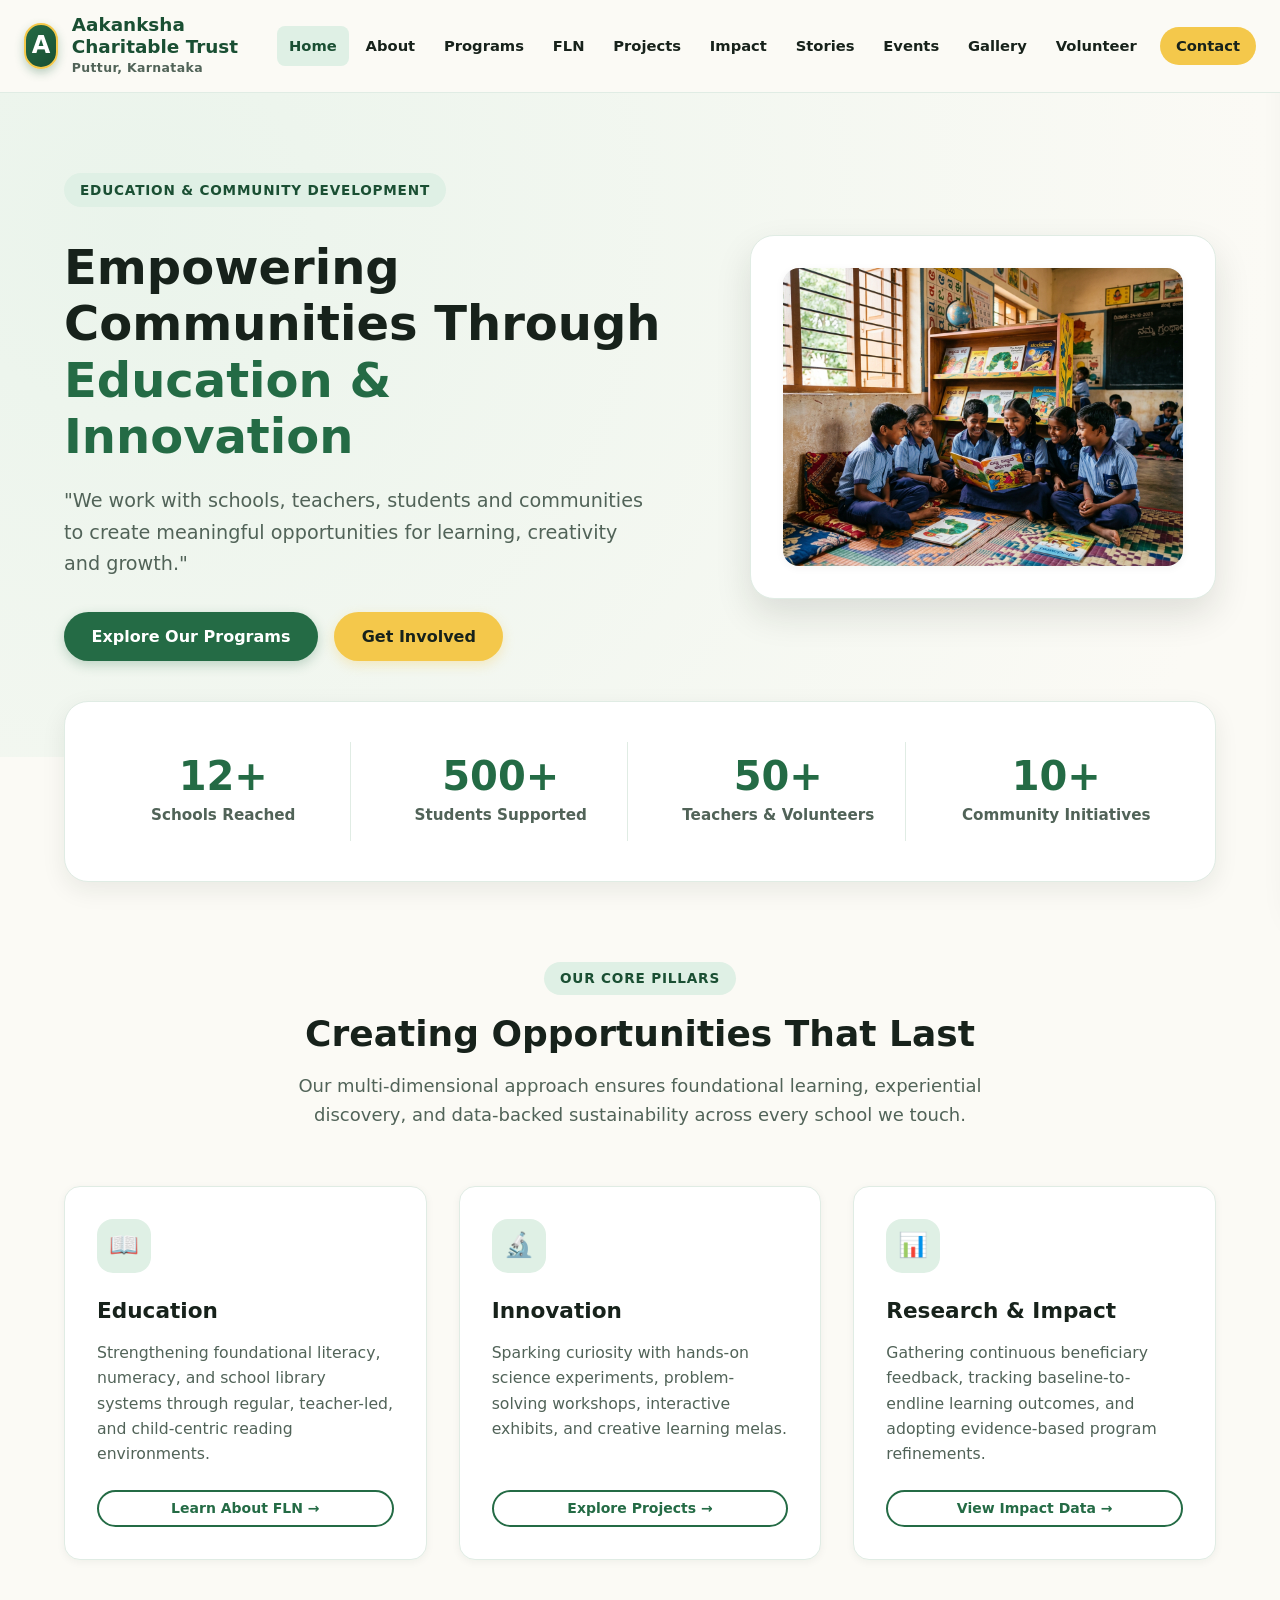
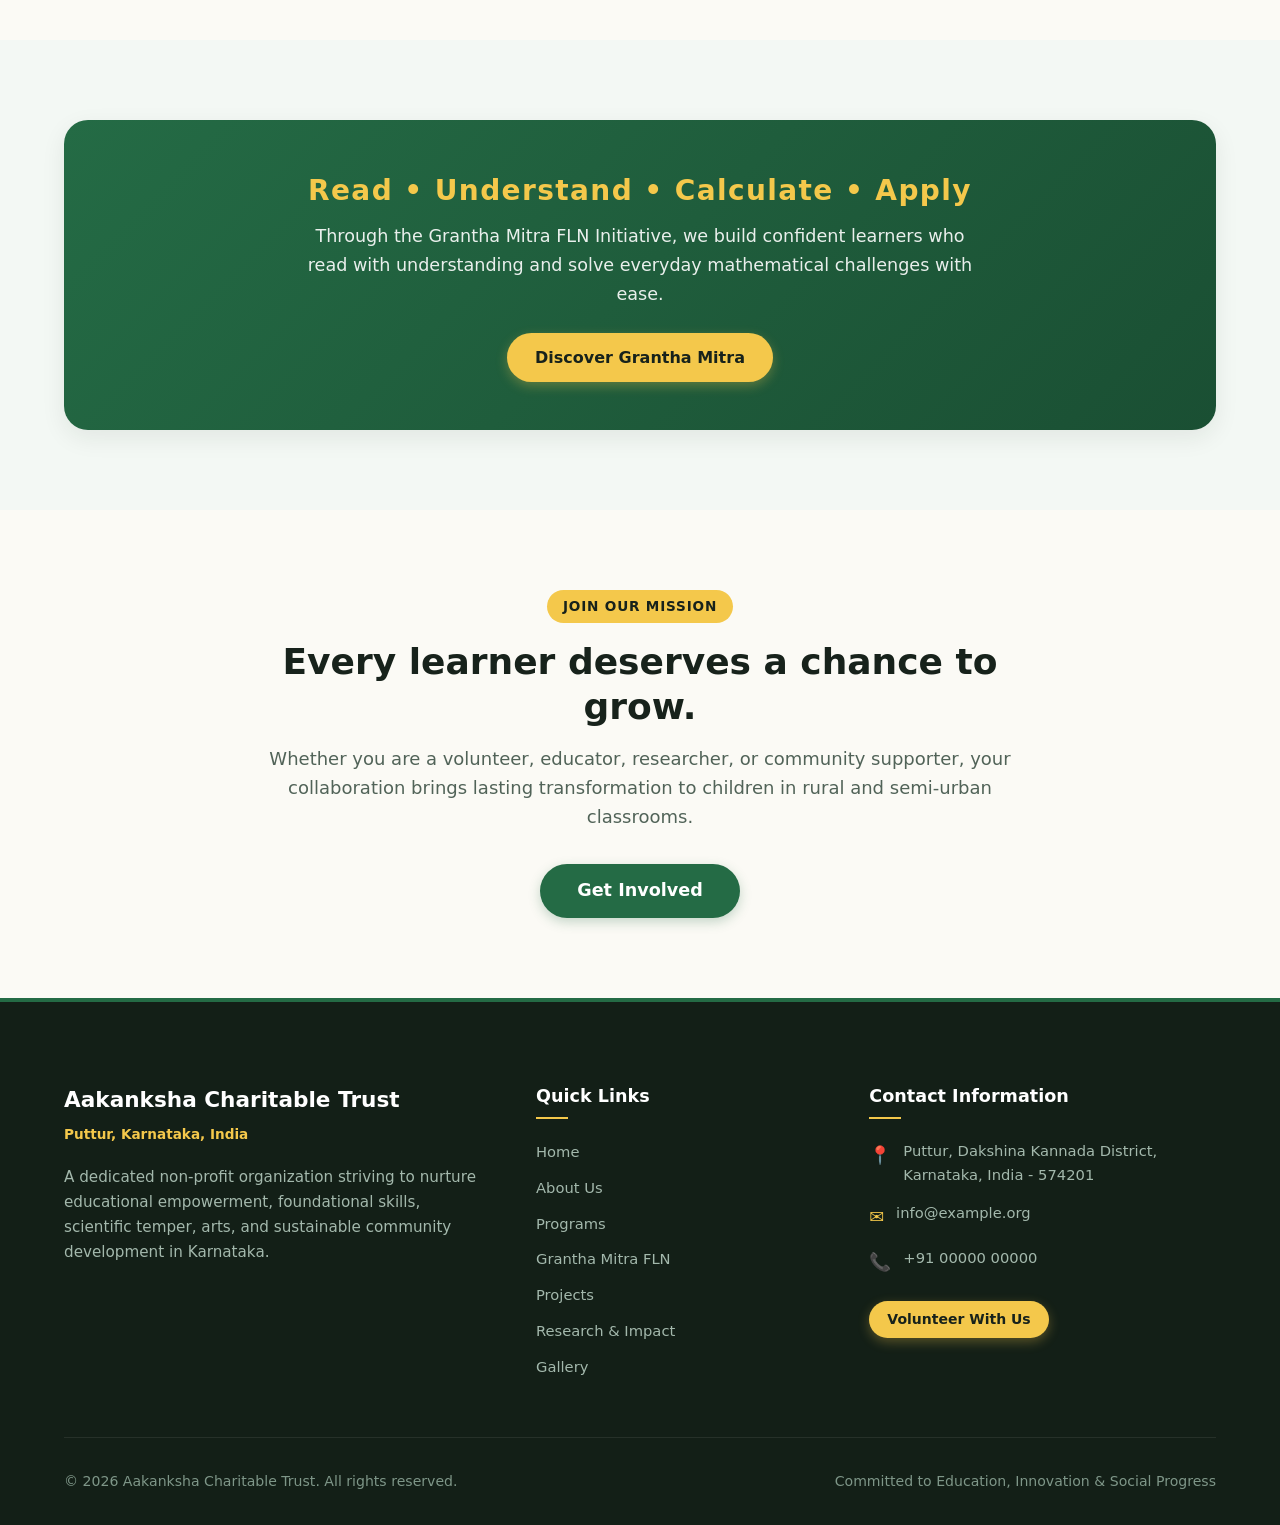
<file: index.html>
<!DOCTYPE html>
<html lang="en">
<head>
  <meta charset="UTF-8">
  <meta name="viewport" content="width=device-width, initial-scale=1.0">
  <title>Aakanksha Charitable Trust | Puttur, Karnataka | Education &amp; Innovation</title>
  <meta name="description" content="Aakanksha Charitable Trust works with schools, teachers, students and communities in Puttur, Karnataka to create meaningful opportunities for learning, creativity and growth.">
  <!-- Stylesheet -->
  <link rel="stylesheet" href="css/style.css">
</head>
<body>

  <!-- Site Header -->
  <header class="site-header">
    <div class="header-container">
      <a href="index.html" class="brand" aria-label="Aakanksha Charitable Trust Home">
        <div class="brand-logo" aria-hidden="true">A</div>
        <div class="brand-text">
          <span class="brand-title">Aakanksha Charitable Trust</span>
          <span class="brand-subtitle">Puttur, Karnataka</span>
        </div>
      </a>

      <!-- Desktop Navigation -->
      <nav class="nav-desktop" aria-label="Primary Navigation">
        <a href="index.html" class="nav-link">Home</a>
        <a href="about.html" class="nav-link">About</a>
        <a href="programs.html" class="nav-link">Programs</a>
        <a href="fln.html" class="nav-link">FLN</a>
        <a href="projects.html" class="nav-link">Projects</a>
        <a href="research.html" class="nav-link">Impact</a>
        <a href="success-stories.html" class="nav-link">Stories</a>
        <a href="events.html" class="nav-link">Events</a>
        <a href="gallery.html" class="nav-link">Gallery</a>
        <a href="volunteer.html" class="nav-link">Volunteer</a>
        <a href="contact.html" class="nav-link btn-nav">Contact</a>
      </nav>

      <!-- Mobile Hamburger Button -->
      <button class="menu-toggle" aria-label="Toggle navigation menu" aria-expanded="false">
        <span class="hamburger-box">
          <span class="hamburger-inner"></span>
        </span>
      </button>
    </div>
  </header>

  <!-- Mobile Drawer Menu -->
  <div class="nav-mobile-overlay" aria-hidden="true"></div>
  <nav class="nav-mobile-drawer" aria-label="Mobile Navigation">
    <a href="index.html" class="nav-link">Home</a>
    <a href="about.html" class="nav-link">About</a>
    <a href="programs.html" class="nav-link">Programs</a>
    <a href="fln.html" class="nav-link">FLN</a>
    <a href="projects.html" class="nav-link">Projects</a>
    <a href="research.html" class="nav-link">Impact</a>
    <a href="success-stories.html" class="nav-link">Stories</a>
    <a href="events.html" class="nav-link">Events</a>
    <a href="gallery.html" class="nav-link">Gallery</a>
    <a href="volunteer.html" class="nav-link">Volunteer</a>
    <a href="contact.html" class="nav-link btn-nav">Contact</a>
  </nav>

  <main>
    <!-- Hero Section -->
    <section class="hero">
      <div class="container">
        <div class="hero-grid">
          <div class="hero-content">
            <span class="section-tag">Education &amp; Community Development</span>
            <h1 class="hero-title">Empowering Communities Through <span>Education &amp; Innovation</span></h1>
            <p class="hero-description">
              "We work with schools, teachers, students and communities to create meaningful opportunities for learning, creativity and growth."
            </p>
            <div class="hero-actions">
              <a href="programs.html" class="btn btn-primary">Explore Our Programs</a>
              <a href="volunteer.html" class="btn btn-accent">Get Involved</a>
            </div>
          </div>
          <div class="hero-visual">
            <div class="hero-card-visual">
              <img src="images/gallery_reading_corner.jpg" alt="Children Reading Storybooks in Rural Karnataka Classroom" style="border-radius: var(--radius-md); box-shadow: var(--shadow-sm); width: 100%; object-fit: cover; max-height: 380px;">
            </div>
          </div>
        </div>
      </div>
    </section>

    <!-- Impact Statistics Section -->
    <section class="stats-section">
      <div class="container">
        <div class="stats-grid">
          <div class="stat-card">
            <div class="stat-number" data-target="12" data-suffix="+">12+</div>
            <div class="stat-label">Schools Reached</div>
          </div>
          <div class="stat-card">
            <div class="stat-number" data-target="500" data-suffix="+">500+</div>
            <div class="stat-label">Students Supported</div>
          </div>
          <div class="stat-card">
            <div class="stat-number" data-target="50" data-suffix="+">50+</div>
            <div class="stat-label">Teachers &amp; Volunteers</div>
          </div>
          <div class="stat-card">
            <div class="stat-number" data-target="10" data-suffix="+">10+</div>
            <div class="stat-label">Community Initiatives</div>
          </div>
        </div>
      </div>
    </section>

    <!-- Creating Opportunities That Last Section -->
    <section class="section">
      <div class="container">
        <div class="section-header">
          <span class="section-tag">Our Core Pillars</span>
          <h2 class="section-title">Creating Opportunities That Last</h2>
          <p class="section-subtitle">
            Our multi-dimensional approach ensures foundational learning, experiential discovery, and data-backed sustainability across every school we touch.
          </p>
        </div>

        <div class="cards-grid-3">
          <!-- Card 1: Education -->
          <div class="card">
            <div class="card-icon" aria-hidden="true">📖</div>
            <h3 class="card-title">Education</h3>
            <p class="card-text">
              Strengthening foundational literacy, numeracy, and school library systems through regular, teacher-led, and child-centric reading environments.
            </p>
            <a href="fln.html" class="btn btn-outline btn-sm">Learn About FLN &rarr;</a>
          </div>

          <!-- Card 2: Innovation -->
          <div class="card">
            <div class="card-icon" aria-hidden="true">🔬</div>
            <h3 class="card-title">Innovation</h3>
            <p class="card-text">
              Sparking curiosity with hands-on science experiments, problem-solving workshops, interactive exhibits, and creative learning melas.
            </p>
            <a href="projects.html" class="btn btn-outline btn-sm">Explore Projects &rarr;</a>
          </div>

          <!-- Card 3: Research & Impact -->
          <div class="card">
            <div class="card-icon" aria-hidden="true">📊</div>
            <h3 class="card-title">Research &amp; Impact</h3>
            <p class="card-text">
              Gathering continuous beneficiary feedback, tracking baseline-to-endline learning outcomes, and adopting evidence-based program refinements.
            </p>
            <a href="research.html" class="btn btn-outline btn-sm">View Impact Data &rarr;</a>
          </div>
        </div>
      </div>
    </section>

    <!-- Grantha Mitra Preview Highlight -->
    <section class="section section-alt">
      <div class="container">
        <div class="highlight-banner">
          <h2 class="highlight-banner-text">Read • Understand • Calculate • Apply</h2>
          <p class="highlight-banner-sub">
            Through the Grantha Mitra FLN Initiative, we build confident learners who read with understanding and solve everyday mathematical challenges with ease.
          </p>
          <div style="margin-top: 1.5rem;">
            <a href="fln.html" class="btn btn-accent">Discover Grantha Mitra</a>
          </div>
        </div>
      </div>
    </section>

    <!-- Call to Action Section -->
    <section class="section">
      <div class="container text-center">
        <div class="section-header" style="margin-bottom: 2rem;">
          <span class="section-tag tag-accent">Join Our Mission</span>
          <h2 class="section-title">Every learner deserves a chance to grow.</h2>
          <p class="section-subtitle">
            Whether you are a volunteer, educator, researcher, or community supporter, your collaboration brings lasting transformation to children in rural and semi-urban classrooms.
          </p>
        </div>
        <div>
          <a href="volunteer.html" class="btn btn-primary" style="font-size: 1.1rem; padding: 0.9rem 2.2rem;">Get Involved</a>
        </div>
      </div>
    </section>
  </main>

  <!-- Common Footer -->
  <footer class="site-footer">
    <div class="container">
      <div class="footer-grid">
        <!-- Col 1: About NGO -->
        <div>
          <h3 class="footer-brand-title">Aakanksha Charitable Trust</h3>
          <div class="footer-brand-subtitle">Puttur, Karnataka, India</div>
          <p class="footer-desc">
            A dedicated non-profit organization striving to nurture educational empowerment, foundational skills, scientific temper, arts, and sustainable community development in Karnataka.
          </p>
        </div>

        <!-- Col 2: Quick Links -->
        <div>
          <h4 class="footer-heading">Quick Links</h4>
          <ul class="footer-links">
            <li><a href="index.html">Home</a></li>
            <li><a href="about.html">About Us</a></li>
            <li><a href="programs.html">Programs</a></li>
            <li><a href="fln.html">Grantha Mitra FLN</a></li>
            <li><a href="projects.html">Projects</a></li>
            <li><a href="research.html">Research &amp; Impact</a></li>
            <li><a href="gallery.html">Gallery</a></li>
          </ul>
        </div>

        <!-- Col 3: Contact Info -->
        <div>
          <h4 class="footer-heading">Contact Information</h4>
          <div class="footer-contact-list">
            <div class="footer-contact-item">
              <span class="icon">📍</span>
              <span>Puttur, Dakshina Kannada District, Karnataka, India - 574201</span>
            </div>
            <div class="footer-contact-item">
              <span class="icon">✉️</span>
              <span><a href="mailto:info@example.org" style="color: inherit;">info@example.org</a></span>
            </div>
            <div class="footer-contact-item">
              <span class="icon">📞</span>
              <span><a href="tel:+910000000000" style="color: inherit;">+91 00000 00000</a></span>
            </div>
          </div>
          <div style="margin-top: 1.5rem;">
            <a href="volunteer.html" class="btn btn-accent btn-sm">Volunteer With Us</a>
          </div>
        </div>
      </div>

      <div class="footer-bottom">
        <div>&copy; 2026 Aakanksha Charitable Trust. All rights reserved.</div>
        <div>Committed to Education, Innovation &amp; Social Progress</div>
      </div>
    </div>
  </footer>

  <!-- Scripts -->
  <script src="js/script.js"></script>
</body>
</html>
</file>
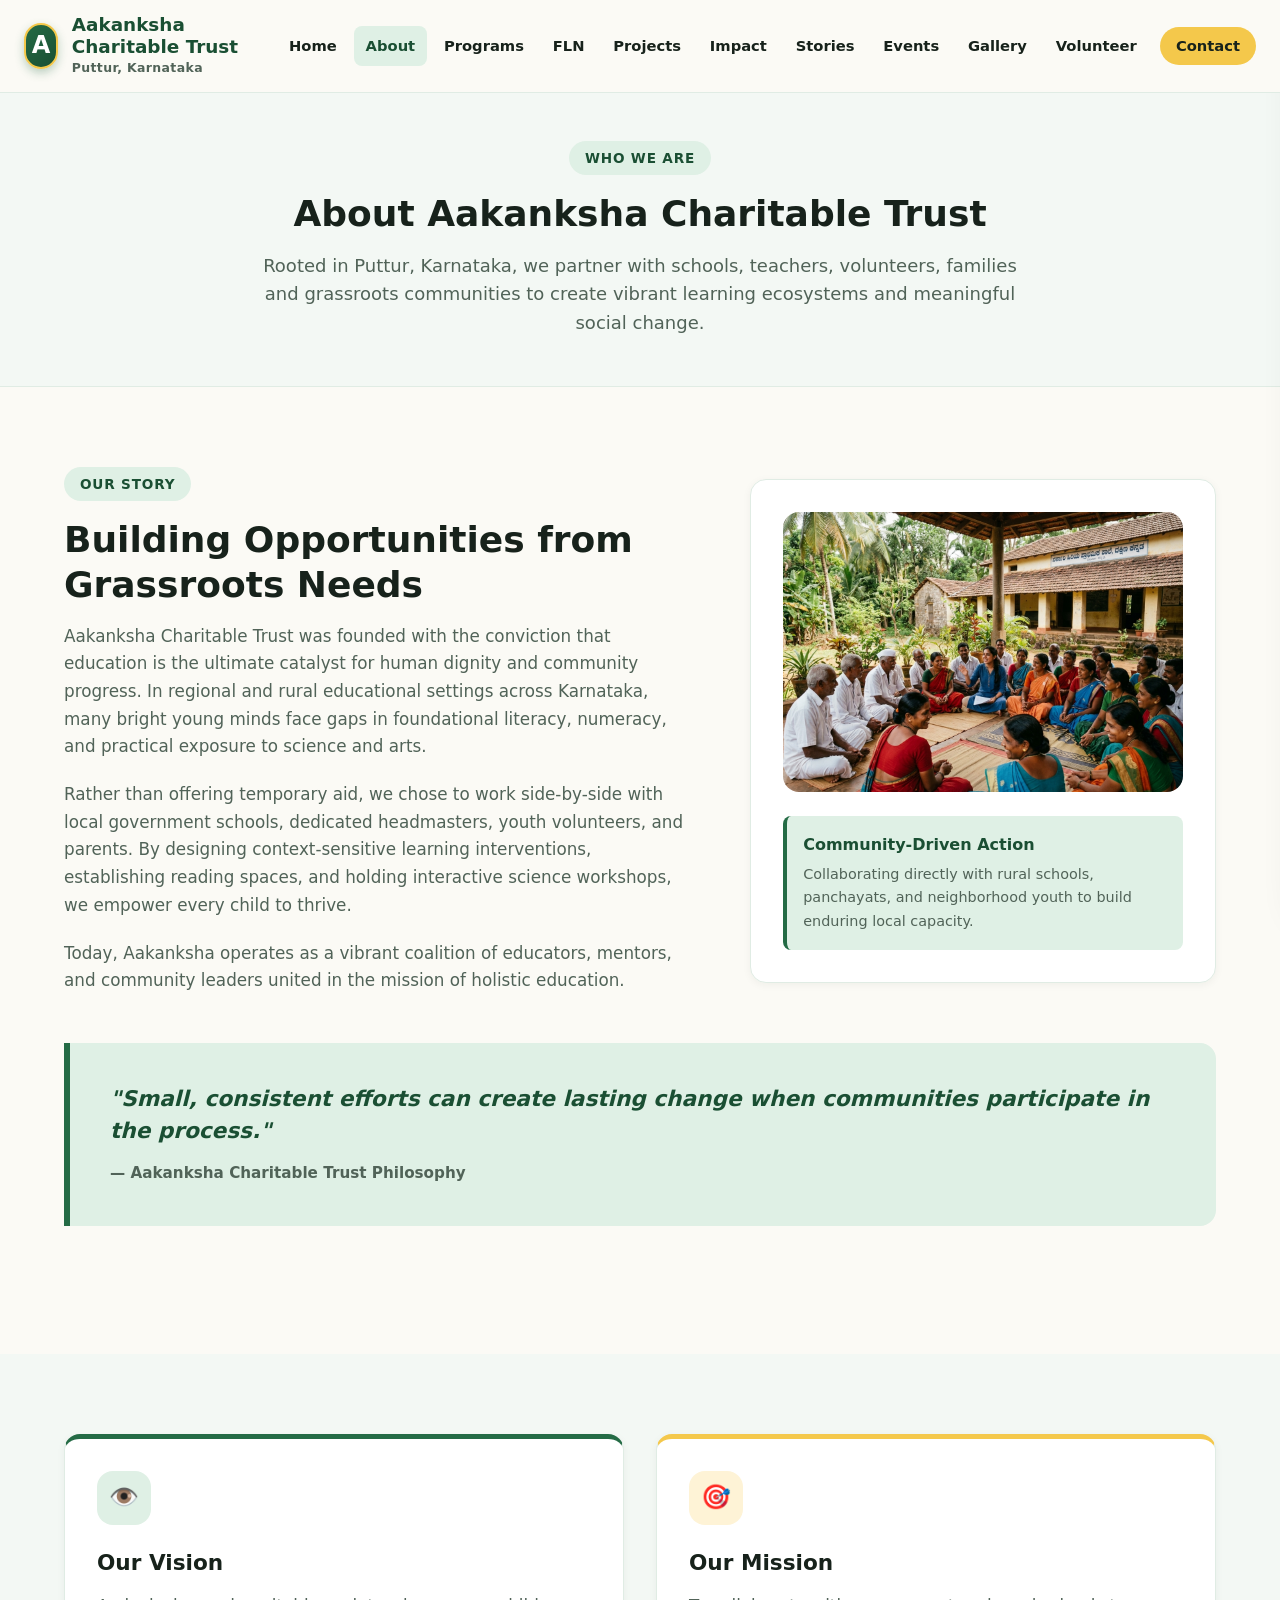
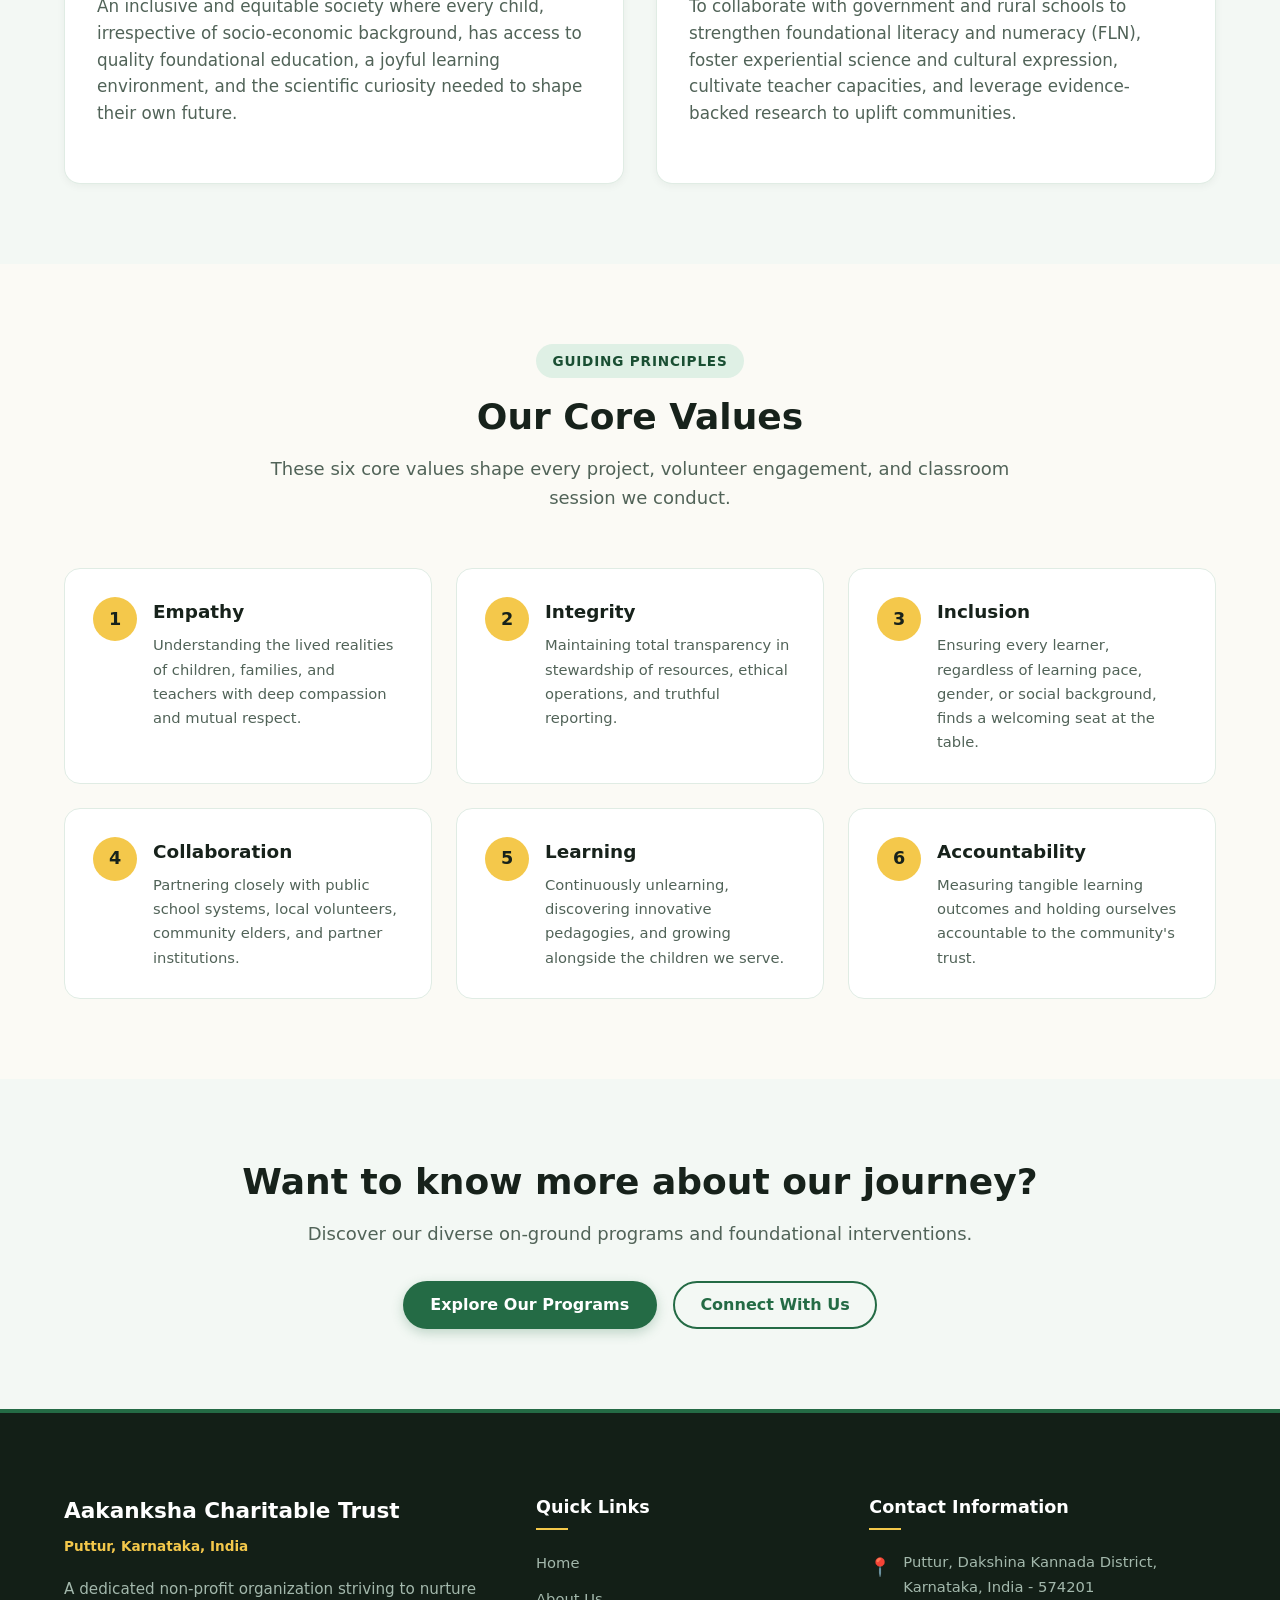
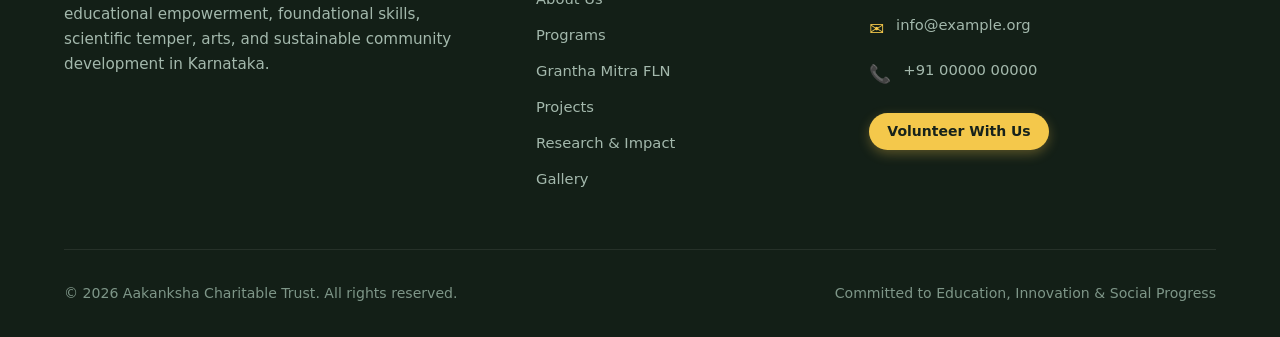
<file: about.html>
<!DOCTYPE html>
<html lang="en">
<head>
  <meta charset="UTF-8">
  <meta name="viewport" content="width=device-width, initial-scale=1.0">
  <title>About Us | Aakanksha Charitable Trust, Puttur</title>
  <meta name="description" content="Learn about Aakanksha Charitable Trust, our story, mission, vision, and core values driving educational and community development across Puttur, Karnataka.">
  <link rel="stylesheet" href="css/style.css">
</head>
<body>

  <!-- Site Header -->
  <header class="site-header">
    <div class="header-container">
      <a href="index.html" class="brand" aria-label="Aakanksha Charitable Trust Home">
        <div class="brand-logo" aria-hidden="true">A</div>
        <div class="brand-text">
          <span class="brand-title">Aakanksha Charitable Trust</span>
          <span class="brand-subtitle">Puttur, Karnataka</span>
        </div>
      </a>

      <!-- Desktop Navigation -->
      <nav class="nav-desktop" aria-label="Primary Navigation">
        <a href="index.html" class="nav-link">Home</a>
        <a href="about.html" class="nav-link">About</a>
        <a href="programs.html" class="nav-link">Programs</a>
        <a href="fln.html" class="nav-link">FLN</a>
        <a href="projects.html" class="nav-link">Projects</a>
        <a href="research.html" class="nav-link">Impact</a>
        <a href="success-stories.html" class="nav-link">Stories</a>
        <a href="events.html" class="nav-link">Events</a>
        <a href="gallery.html" class="nav-link">Gallery</a>
        <a href="volunteer.html" class="nav-link">Volunteer</a>
        <a href="contact.html" class="nav-link btn-nav">Contact</a>
      </nav>

      <!-- Mobile Hamburger Button -->
      <button class="menu-toggle" aria-label="Toggle navigation menu" aria-expanded="false">
        <span class="hamburger-box">
          <span class="hamburger-inner"></span>
        </span>
      </button>
    </div>
  </header>

  <!-- Mobile Drawer Menu -->
  <div class="nav-mobile-overlay" aria-hidden="true"></div>
  <nav class="nav-mobile-drawer" aria-label="Mobile Navigation">
    <a href="index.html" class="nav-link">Home</a>
    <a href="about.html" class="nav-link">About</a>
    <a href="programs.html" class="nav-link">Programs</a>
    <a href="fln.html" class="nav-link">FLN</a>
    <a href="projects.html" class="nav-link">Projects</a>
    <a href="research.html" class="nav-link">Impact</a>
    <a href="success-stories.html" class="nav-link">Stories</a>
    <a href="events.html" class="nav-link">Events</a>
    <a href="gallery.html" class="nav-link">Gallery</a>
    <a href="volunteer.html" class="nav-link">Volunteer</a>
    <a href="contact.html" class="nav-link btn-nav">Contact</a>
  </nav>

  <main>
    <!-- Page Header Banner -->
    <section class="section-sm section-alt" style="border-bottom: 1px solid var(--color-border);">
      <div class="container text-center">
        <span class="section-tag">Who We Are</span>
        <h1 class="section-title">About Aakanksha Charitable Trust</h1>
        <p class="section-subtitle" style="max-width: 780px; margin: 0 auto;">
          Rooted in Puttur, Karnataka, we partner with schools, teachers, volunteers, families and grassroots communities to create vibrant learning ecosystems and meaningful social change.
        </p>
      </div>
    </section>

    <!-- Our Story Section -->
    <section class="section">
      <div class="container">
        <div class="hero-grid" style="align-items: center;">
          <div>
            <span class="section-tag">Our Story</span>
            <h2 class="section-title">Building Opportunities from Grassroots Needs</h2>
            <p style="color: var(--color-text-muted); margin-bottom: 1.25rem; font-size: 1.05rem;">
              Aakanksha Charitable Trust was founded with the conviction that education is the ultimate catalyst for human dignity and community progress. In regional and rural educational settings across Karnataka, many bright young minds face gaps in foundational literacy, numeracy, and practical exposure to science and arts.
            </p>
            <p style="color: var(--color-text-muted); margin-bottom: 1.25rem; font-size: 1.05rem;">
              Rather than offering temporary aid, we chose to work side-by-side with local government schools, dedicated headmasters, youth volunteers, and parents. By designing context-sensitive learning interventions, establishing reading spaces, and holding interactive science workshops, we empower every child to thrive.
            </p>
            <p style="color: var(--color-text-muted); font-size: 1.05rem;">
              Today, Aakanksha operates as a vibrant coalition of educators, mentors, and community leaders united in the mission of holistic education.
            </p>
          </div>
          <div>
            <div class="card" style="background-color: var(--color-surface); padding: 2rem;">
              <img src="images/gallery_community_meeting.jpg" alt="Community Dialogue and Educational Collaboration in Karnataka" style="border-radius: var(--radius-md); margin-bottom: 1.5rem; width: 100%; object-fit: cover; max-height: 280px;">
              <div style="background-color: var(--color-primary-light); padding: 1rem; border-radius: var(--radius-sm); border-left: 4px solid var(--color-primary);">
                <strong style="color: var(--color-primary-dark); display: block; margin-bottom: 0.25rem;">Community-Driven Action</strong>
                <p style="font-size: 0.9rem; color: var(--color-text-muted); margin: 0;">Collaborating directly with rural schools, panchayats, and neighborhood youth to build enduring local capacity.</p>
              </div>
            </div>
          </div>
        </div>

        <!-- Visually Attractive Quote Section -->
        <div class="quote-box">
          <p>"Small, consistent efforts can create lasting change when communities participate in the process."</p>
          <cite>— Aakanksha Charitable Trust Philosophy</cite>
        </div>
      </div>
    </section>

    <!-- Vision & Mission Section -->
    <section class="section section-alt">
      <div class="container">
        <div class="cards-grid-2">
          <!-- Vision Card -->
          <div class="card" style="border-top: 5px solid var(--color-primary);">
            <div class="card-icon" style="background-color: var(--color-primary-light); color: var(--color-primary-dark);" aria-hidden="true">👁️</div>
            <h2 class="card-title">Our Vision</h2>
            <p class="card-text" style="font-size: 1.05rem;">
              An inclusive and equitable society where every child, irrespective of socio-economic background, has access to quality foundational education, a joyful learning environment, and the scientific curiosity needed to shape their own future.
            </p>
          </div>

          <!-- Mission Card -->
          <div class="card" style="border-top: 5px solid var(--color-accent);">
            <div class="card-icon" style="background-color: #FEF3D6; color: #8A6805;" aria-hidden="true">🎯</div>
            <h2 class="card-title">Our Mission</h2>
            <p class="card-text" style="font-size: 1.05rem;">
              To collaborate with government and rural schools to strengthen foundational literacy and numeracy (FLN), foster experiential science and cultural expression, cultivate teacher capacities, and leverage evidence-backed research to uplift communities.
            </p>
          </div>
        </div>
      </div>
    </section>

    <!-- Our Values Section -->
    <section class="section">
      <div class="container">
        <div class="section-header">
          <span class="section-tag">Guiding Principles</span>
          <h2 class="section-title">Our Core Values</h2>
          <p class="section-subtitle">
            These six core values shape every project, volunteer engagement, and classroom session we conduct.
          </p>
        </div>

        <div class="values-grid">
          <!-- Value 1: Empathy -->
          <div class="value-item">
            <div class="value-icon-badge">1</div>
            <div>
              <h3 style="font-size: 1.15rem; font-weight: 700; margin-bottom: 0.35rem; color: var(--color-text);">Empathy</h3>
              <p style="font-size: 0.92rem; color: var(--color-text-muted);">
                Understanding the lived realities of children, families, and teachers with deep compassion and mutual respect.
              </p>
            </div>
          </div>

          <!-- Value 2: Integrity -->
          <div class="value-item">
            <div class="value-icon-badge">2</div>
            <div>
              <h3 style="font-size: 1.15rem; font-weight: 700; margin-bottom: 0.35rem; color: var(--color-text);">Integrity</h3>
              <p style="font-size: 0.92rem; color: var(--color-text-muted);">
                Maintaining total transparency in stewardship of resources, ethical operations, and truthful reporting.
              </p>
            </div>
          </div>

          <!-- Value 3: Inclusion -->
          <div class="value-item">
            <div class="value-icon-badge">3</div>
            <div>
              <h3 style="font-size: 1.15rem; font-weight: 700; margin-bottom: 0.35rem; color: var(--color-text);">Inclusion</h3>
              <p style="font-size: 0.92rem; color: var(--color-text-muted);">
                Ensuring every learner, regardless of learning pace, gender, or social background, finds a welcoming seat at the table.
              </p>
            </div>
          </div>

          <!-- Value 4: Collaboration -->
          <div class="value-item">
            <div class="value-icon-badge">4</div>
            <div>
              <h3 style="font-size: 1.15rem; font-weight: 700; margin-bottom: 0.35rem; color: var(--color-text);">Collaboration</h3>
              <p style="font-size: 0.92rem; color: var(--color-text-muted);">
                Partnering closely with public school systems, local volunteers, community elders, and partner institutions.
              </p>
            </div>
          </div>

          <!-- Value 5: Learning -->
          <div class="value-item">
            <div class="value-icon-badge">5</div>
            <div>
              <h3 style="font-size: 1.15rem; font-weight: 700; margin-bottom: 0.35rem; color: var(--color-text);">Learning</h3>
              <p style="font-size: 0.92rem; color: var(--color-text-muted);">
                Continuously unlearning, discovering innovative pedagogies, and growing alongside the children we serve.
              </p>
            </div>
          </div>

          <!-- Value 6: Accountability -->
          <div class="value-item">
            <div class="value-icon-badge">6</div>
            <div>
              <h3 style="font-size: 1.15rem; font-weight: 700; margin-bottom: 0.35rem; color: var(--color-text);">Accountability</h3>
              <p style="font-size: 0.92rem; color: var(--color-text-muted);">
                Measuring tangible learning outcomes and holding ourselves accountable to the community's trust.
              </p>
            </div>
          </div>
        </div>
      </div>
    </section>

    <!-- Bottom Action CTA -->
    <section class="section section-alt text-center">
      <div class="container">
        <h2 class="section-title">Want to know more about our journey?</h2>
        <p class="section-subtitle" style="margin-bottom: 2rem;">Discover our diverse on-ground programs and foundational interventions.</p>
        <div style="display: flex; gap: 1rem; justify-content: center; flex-wrap: wrap;">
          <a href="programs.html" class="btn btn-primary">Explore Our Programs</a>
          <a href="contact.html" class="btn btn-outline">Connect With Us</a>
        </div>
      </div>
    </section>
  </main>

  <!-- Common Footer -->
  <footer class="site-footer">
    <div class="container">
      <div class="footer-grid">
        <div>
          <h3 class="footer-brand-title">Aakanksha Charitable Trust</h3>
          <div class="footer-brand-subtitle">Puttur, Karnataka, India</div>
          <p class="footer-desc">
            A dedicated non-profit organization striving to nurture educational empowerment, foundational skills, scientific temper, arts, and sustainable community development in Karnataka.
          </p>
        </div>
        <div>
          <h4 class="footer-heading">Quick Links</h4>
          <ul class="footer-links">
            <li><a href="index.html">Home</a></li>
            <li><a href="about.html">About Us</a></li>
            <li><a href="programs.html">Programs</a></li>
            <li><a href="fln.html">Grantha Mitra FLN</a></li>
            <li><a href="projects.html">Projects</a></li>
            <li><a href="research.html">Research &amp; Impact</a></li>
            <li><a href="gallery.html">Gallery</a></li>
          </ul>
        </div>
        <div>
          <h4 class="footer-heading">Contact Information</h4>
          <div class="footer-contact-list">
            <div class="footer-contact-item">
              <span class="icon">📍</span>
              <span>Puttur, Dakshina Kannada District, Karnataka, India - 574201</span>
            </div>
            <div class="footer-contact-item">
              <span class="icon">✉️</span>
              <span><a href="mailto:info@example.org" style="color: inherit;">info@example.org</a></span>
            </div>
            <div class="footer-contact-item">
              <span class="icon">📞</span>
              <span><a href="tel:+910000000000" style="color: inherit;">+91 00000 00000</a></span>
            </div>
          </div>
          <div style="margin-top: 1.5rem;">
            <a href="volunteer.html" class="btn btn-accent btn-sm">Volunteer With Us</a>
          </div>
        </div>
      </div>
      <div class="footer-bottom">
        <div>&copy; 2026 Aakanksha Charitable Trust. All rights reserved.</div>
        <div>Committed to Education, Innovation &amp; Social Progress</div>
      </div>
    </div>
  </footer>

  <script src="js/script.js"></script>
</body>
</html>
</file>
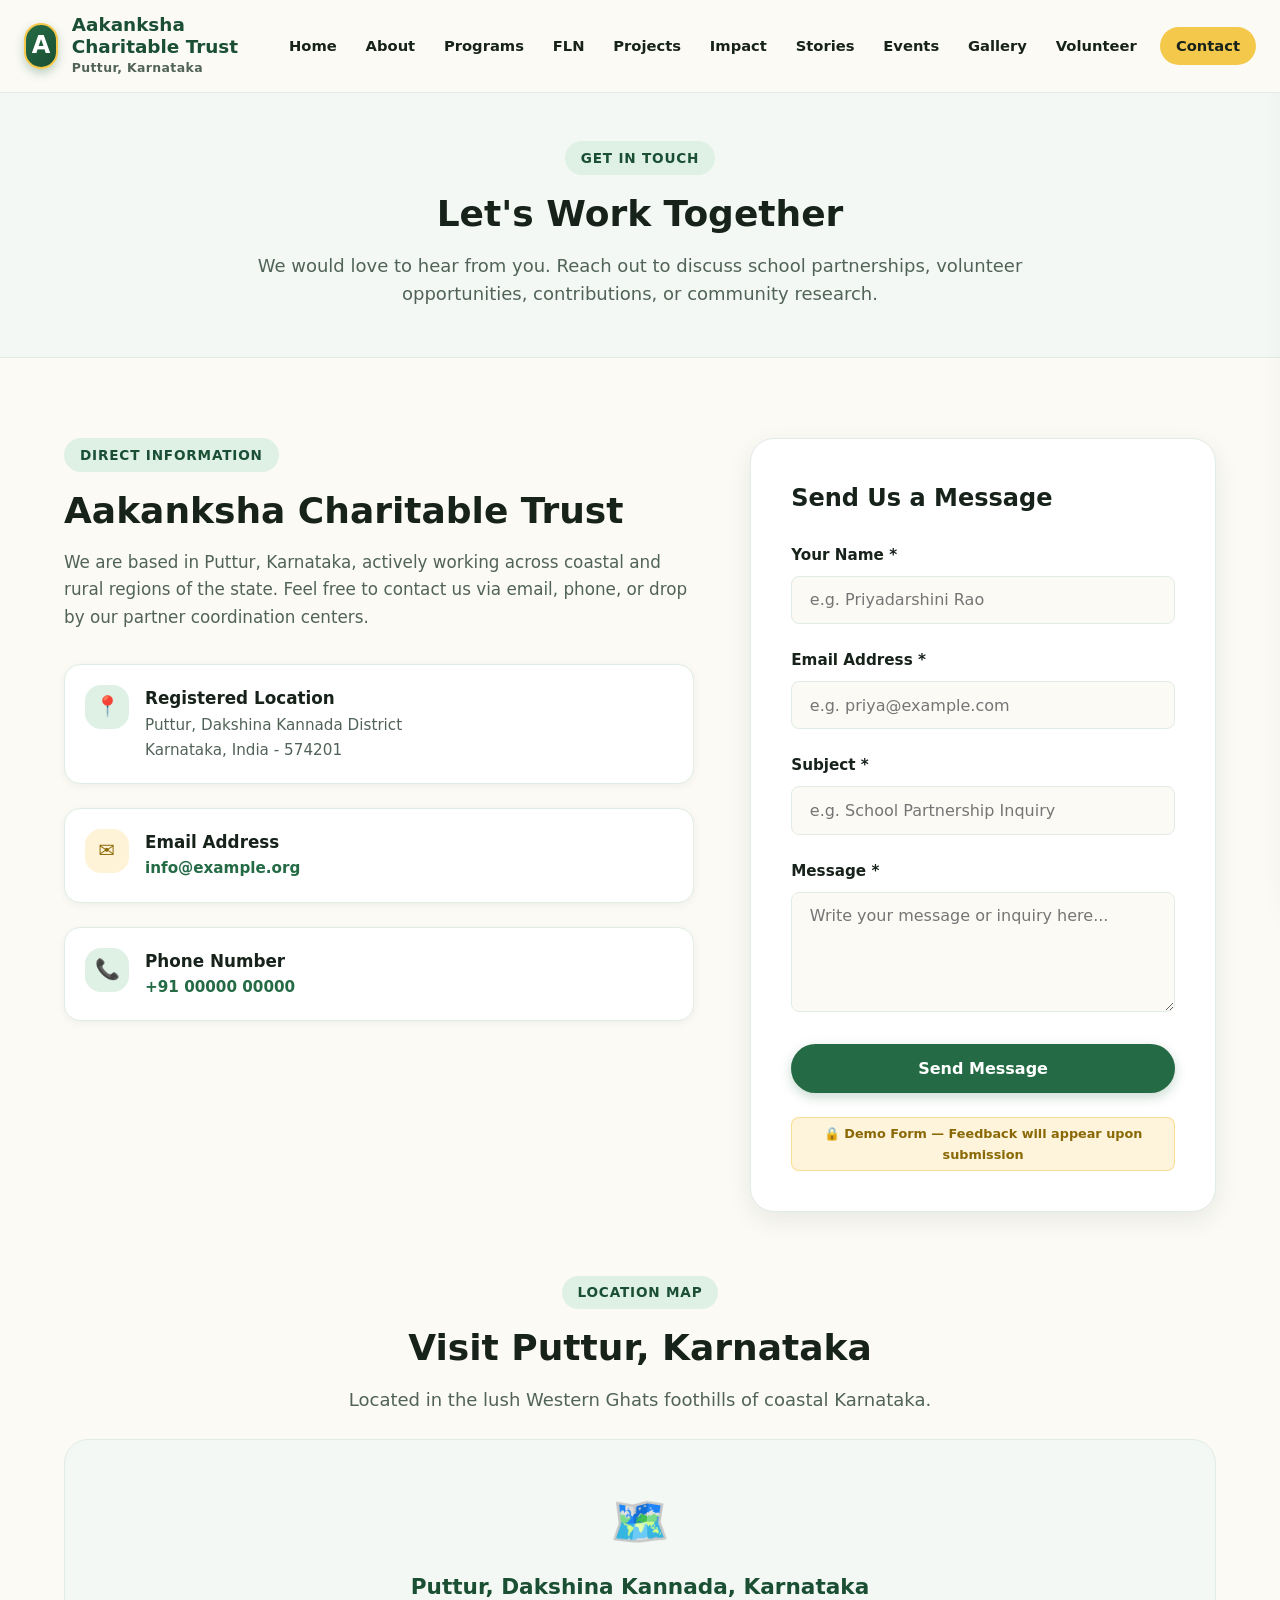
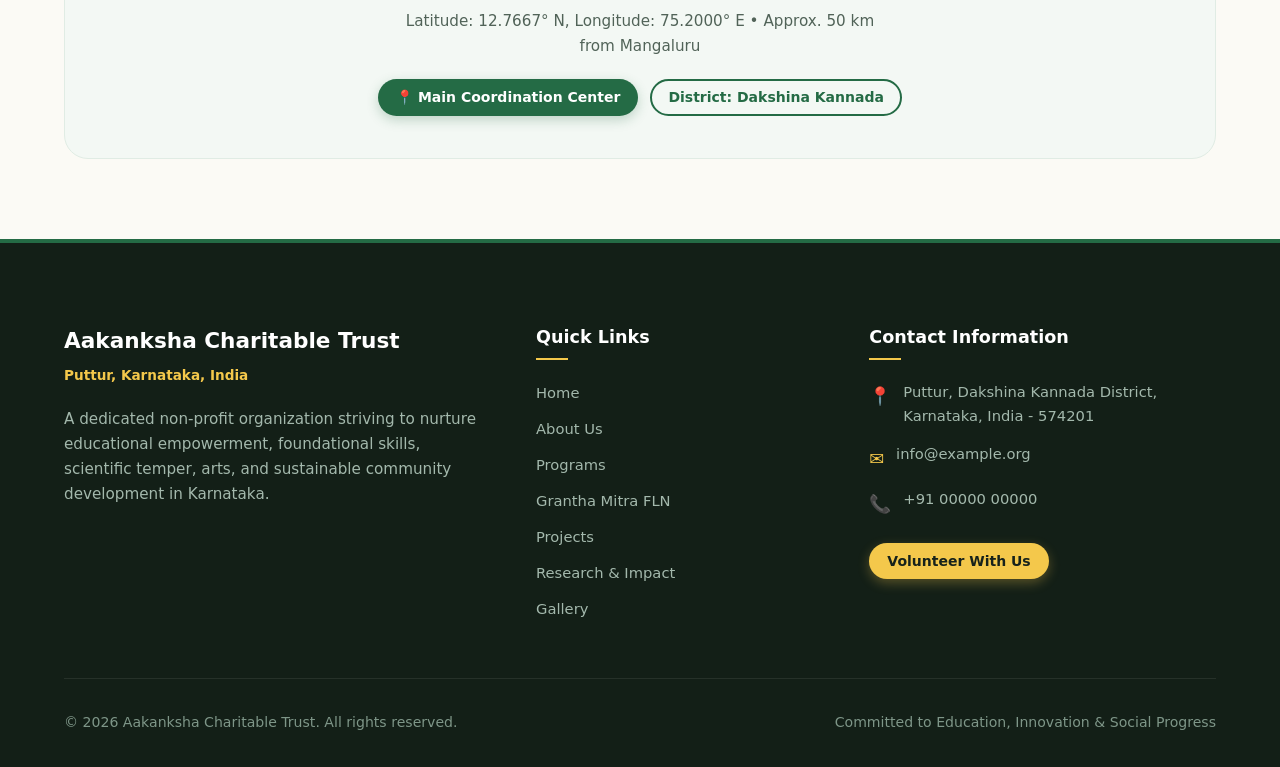
<file: contact.html>
<!DOCTYPE html>
<html lang="en">
<head>
  <meta charset="UTF-8">
  <meta name="viewport" content="width=device-width, initial-scale=1.0">
  <title>Contact Us | Aakanksha Charitable Trust</title>
  <meta name="description" content="Get in touch with Aakanksha Charitable Trust, Puttur, Karnataka, India. Collaborate on education, FLN, science programs, or community initiatives.">
  <link rel="stylesheet" href="css/style.css">
</head>
<body>

  <!-- Site Header -->
  <header class="site-header">
    <div class="header-container">
      <a href="index.html" class="brand" aria-label="Aakanksha Charitable Trust Home">
        <div class="brand-logo" aria-hidden="true">A</div>
        <div class="brand-text">
          <span class="brand-title">Aakanksha Charitable Trust</span>
          <span class="brand-subtitle">Puttur, Karnataka</span>
        </div>
      </a>

      <!-- Desktop Navigation -->
      <nav class="nav-desktop" aria-label="Primary Navigation">
        <a href="index.html" class="nav-link">Home</a>
        <a href="about.html" class="nav-link">About</a>
        <a href="programs.html" class="nav-link">Programs</a>
        <a href="fln.html" class="nav-link">FLN</a>
        <a href="projects.html" class="nav-link">Projects</a>
        <a href="research.html" class="nav-link">Impact</a>
        <a href="success-stories.html" class="nav-link">Stories</a>
        <a href="events.html" class="nav-link">Events</a>
        <a href="gallery.html" class="nav-link">Gallery</a>
        <a href="volunteer.html" class="nav-link">Volunteer</a>
        <a href="contact.html" class="nav-link btn-nav">Contact</a>
      </nav>

      <!-- Mobile Hamburger Button -->
      <button class="menu-toggle" aria-label="Toggle navigation menu" aria-expanded="false">
        <span class="hamburger-box">
          <span class="hamburger-inner"></span>
        </span>
      </button>
    </div>
  </header>

  <!-- Mobile Drawer Menu -->
  <div class="nav-mobile-overlay" aria-hidden="true"></div>
  <nav class="nav-mobile-drawer" aria-label="Mobile Navigation">
    <a href="index.html" class="nav-link">Home</a>
    <a href="about.html" class="nav-link">About</a>
    <a href="programs.html" class="nav-link">Programs</a>
    <a href="fln.html" class="nav-link">FLN</a>
    <a href="projects.html" class="nav-link">Projects</a>
    <a href="research.html" class="nav-link">Impact</a>
    <a href="success-stories.html" class="nav-link">Stories</a>
    <a href="events.html" class="nav-link">Events</a>
    <a href="gallery.html" class="nav-link">Gallery</a>
    <a href="volunteer.html" class="nav-link">Volunteer</a>
    <a href="contact.html" class="nav-link btn-nav">Contact</a>
  </nav>

  <main>
    <!-- Page Header Banner -->
    <section class="section-sm section-alt" style="border-bottom: 1px solid var(--color-border);">
      <div class="container text-center">
        <span class="section-tag">Get in Touch</span>
        <h1 class="section-title">Let's Work Together</h1>
        <p class="section-subtitle" style="max-width: 780px; margin: 0 auto;">
          We would love to hear from you. Reach out to discuss school partnerships, volunteer opportunities, contributions, or community research.
        </p>
      </div>
    </section>

    <!-- Contact Details & Form Section -->
    <section class="section">
      <div class="container">
        <div class="hero-grid" style="align-items: flex-start;">
          
          <!-- Contact Info Column -->
          <div>
            <span class="section-tag">Direct Information</span>
            <h2 class="section-title">Aakanksha Charitable Trust</h2>
            <p style="color: var(--color-text-muted); font-size: 1.05rem; margin-bottom: 2rem;">
              We are based in Puttur, Karnataka, actively working across coastal and rural regions of the state. Feel free to contact us via email, phone, or drop by our partner coordination centers.
            </p>

            <div style="display: flex; flex-direction: column; gap: 1.5rem; margin-bottom: 2.5rem;">
              
              <!-- Address -->
              <div class="card" style="padding: 1.25rem; display: flex; flex-direction: row; gap: 1rem; align-items: flex-start;">
                <div class="card-icon" style="margin-bottom: 0; width: 44px; height: 44px; font-size: 1.25rem;" aria-hidden="true">📍</div>
                <div>
                  <h3 style="font-size: 1.05rem; font-weight: 700; color: var(--color-text);">Registered Location</h3>
                  <p style="font-size: 0.95rem; color: var(--color-text-muted); margin: 0;">
                    Puttur, Dakshina Kannada District<br>Karnataka, India - 574201
                  </p>
                </div>
              </div>

              <!-- Email -->
              <div class="card" style="padding: 1.25rem; display: flex; flex-direction: row; gap: 1rem; align-items: flex-start;">
                <div class="card-icon" style="margin-bottom: 0; width: 44px; height: 44px; font-size: 1.25rem; background-color: #FEF3D6; color: #8A6805;" aria-hidden="true">✉️</div>
                <div>
                  <h3 style="font-size: 1.05rem; font-weight: 700; color: var(--color-text);">Email Address</h3>
                  <p style="font-size: 0.95rem; color: var(--color-text-muted); margin: 0;">
                    <a href="mailto:info@example.org" style="color: var(--color-primary); font-weight: 600;">info@example.org</a>
                  </p>
                </div>
              </div>

              <!-- Phone -->
              <div class="card" style="padding: 1.25rem; display: flex; flex-direction: row; gap: 1rem; align-items: flex-start;">
                <div class="card-icon" style="margin-bottom: 0; width: 44px; height: 44px; font-size: 1.25rem;" aria-hidden="true">📞</div>
                <div>
                  <h3 style="font-size: 1.05rem; font-weight: 700; color: var(--color-text);">Phone Number</h3>
                  <p style="font-size: 0.95rem; color: var(--color-text-muted); margin: 0;">
                    <a href="tel:+910000000000" style="color: var(--color-primary); font-weight: 600;">+91 00000 00000</a>
                  </p>
                </div>
              </div>

            </div>
          </div>

          <!-- Contact Form Column -->
          <div class="form-card">
            <h2 style="font-size: 1.5rem; font-weight: 700; color: var(--color-text); margin-bottom: 1.5rem;">Send Us a Message</h2>
            
            <form id="contactForm" novalidate>
              <div class="form-group">
                <label for="contactName" class="form-label">Your Name *</label>
                <input type="text" id="contactName" class="form-control" placeholder="e.g. Priyadarshini Rao" required>
              </div>

              <div class="form-group">
                <label for="contactEmail" class="form-label">Email Address *</label>
                <input type="email" id="contactEmail" class="form-control" placeholder="e.g. priya@example.com" required>
              </div>

              <div class="form-group">
                <label for="contactSubject" class="form-label">Subject *</label>
                <input type="text" id="contactSubject" class="form-control" placeholder="e.g. School Partnership Inquiry" required>
              </div>

              <div class="form-group">
                <label for="contactMessage" class="form-label">Message *</label>
                <textarea id="contactMessage" class="form-control" placeholder="Write your message or inquiry here..." required></textarea>
              </div>

              <button type="submit" class="btn btn-primary" style="width: 100%;">Send Message</button>

              <div style="text-align: center; margin-top: 1rem;">
                <span class="demo-badge">🔒 Demo Form — Feedback will appear upon submission</span>
              </div>
            </form>
          </div>

        </div>

        <!-- Map Placeholder Section -->
        <div style="margin-top: 4rem;">
          <div class="section-header" style="margin-bottom: 1.5rem;">
            <span class="section-tag">Location Map</span>
            <h2 class="section-title">Visit Puttur, Karnataka</h2>
            <p class="section-subtitle">Located in the lush Western Ghats foothills of coastal Karnataka.</p>
          </div>

          <div class="map-container">
            <div style="font-size: 3rem; margin-bottom: 0.5rem;" aria-hidden="true">🗺️</div>
            <h3 style="font-size: 1.35rem; color: var(--color-primary-dark); font-weight: 800; margin-bottom: 0.25rem;">Puttur, Dakshina Kannada, Karnataka</h3>
            <p style="color: var(--color-text-muted); max-width: 500px; font-size: 0.95rem; margin-bottom: 1.25rem;">
              Latitude: 12.7667° N, Longitude: 75.2000° E • Approx. 50 km from Mangaluru
            </p>
            <div style="display: flex; gap: 0.75rem; flex-wrap: wrap; justify-content: center;">
              <span class="btn btn-primary btn-sm">📍 Main Coordination Center</span>
              <span class="btn btn-outline btn-sm">District: Dakshina Kannada</span>
            </div>
          </div>
        </div>

      </div>
    </section>
  </main>

  <!-- Common Footer -->
  <footer class="site-footer">
    <div class="container">
      <div class="footer-grid">
        <div>
          <h3 class="footer-brand-title">Aakanksha Charitable Trust</h3>
          <div class="footer-brand-subtitle">Puttur, Karnataka, India</div>
          <p class="footer-desc">
            A dedicated non-profit organization striving to nurture educational empowerment, foundational skills, scientific temper, arts, and sustainable community development in Karnataka.
          </p>
        </div>
        <div>
          <h4 class="footer-heading">Quick Links</h4>
          <ul class="footer-links">
            <li><a href="index.html">Home</a></li>
            <li><a href="about.html">About Us</a></li>
            <li><a href="programs.html">Programs</a></li>
            <li><a href="fln.html">Grantha Mitra FLN</a></li>
            <li><a href="projects.html">Projects</a></li>
            <li><a href="research.html">Research &amp; Impact</a></li>
            <li><a href="gallery.html">Gallery</a></li>
          </ul>
        </div>
        <div>
          <h4 class="footer-heading">Contact Information</h4>
          <div class="footer-contact-list">
            <div class="footer-contact-item">
              <span class="icon">📍</span>
              <span>Puttur, Dakshina Kannada District, Karnataka, India - 574201</span>
            </div>
            <div class="footer-contact-item">
              <span class="icon">✉️</span>
              <span><a href="mailto:info@example.org" style="color: inherit;">info@example.org</a></span>
            </div>
            <div class="footer-contact-item">
              <span class="icon">📞</span>
              <span><a href="tel:+910000000000" style="color: inherit;">+91 00000 00000</a></span>
            </div>
          </div>
          <div style="margin-top: 1.5rem;">
            <a href="volunteer.html" class="btn btn-accent btn-sm">Volunteer With Us</a>
          </div>
        </div>
      </div>
      <div class="footer-bottom">
        <div>&copy; 2026 Aakanksha Charitable Trust. All rights reserved.</div>
        <div>Committed to Education, Innovation &amp; Social Progress</div>
      </div>
    </div>
  </footer>

  <script src="js/script.js"></script>
</body>
</html>
</file>
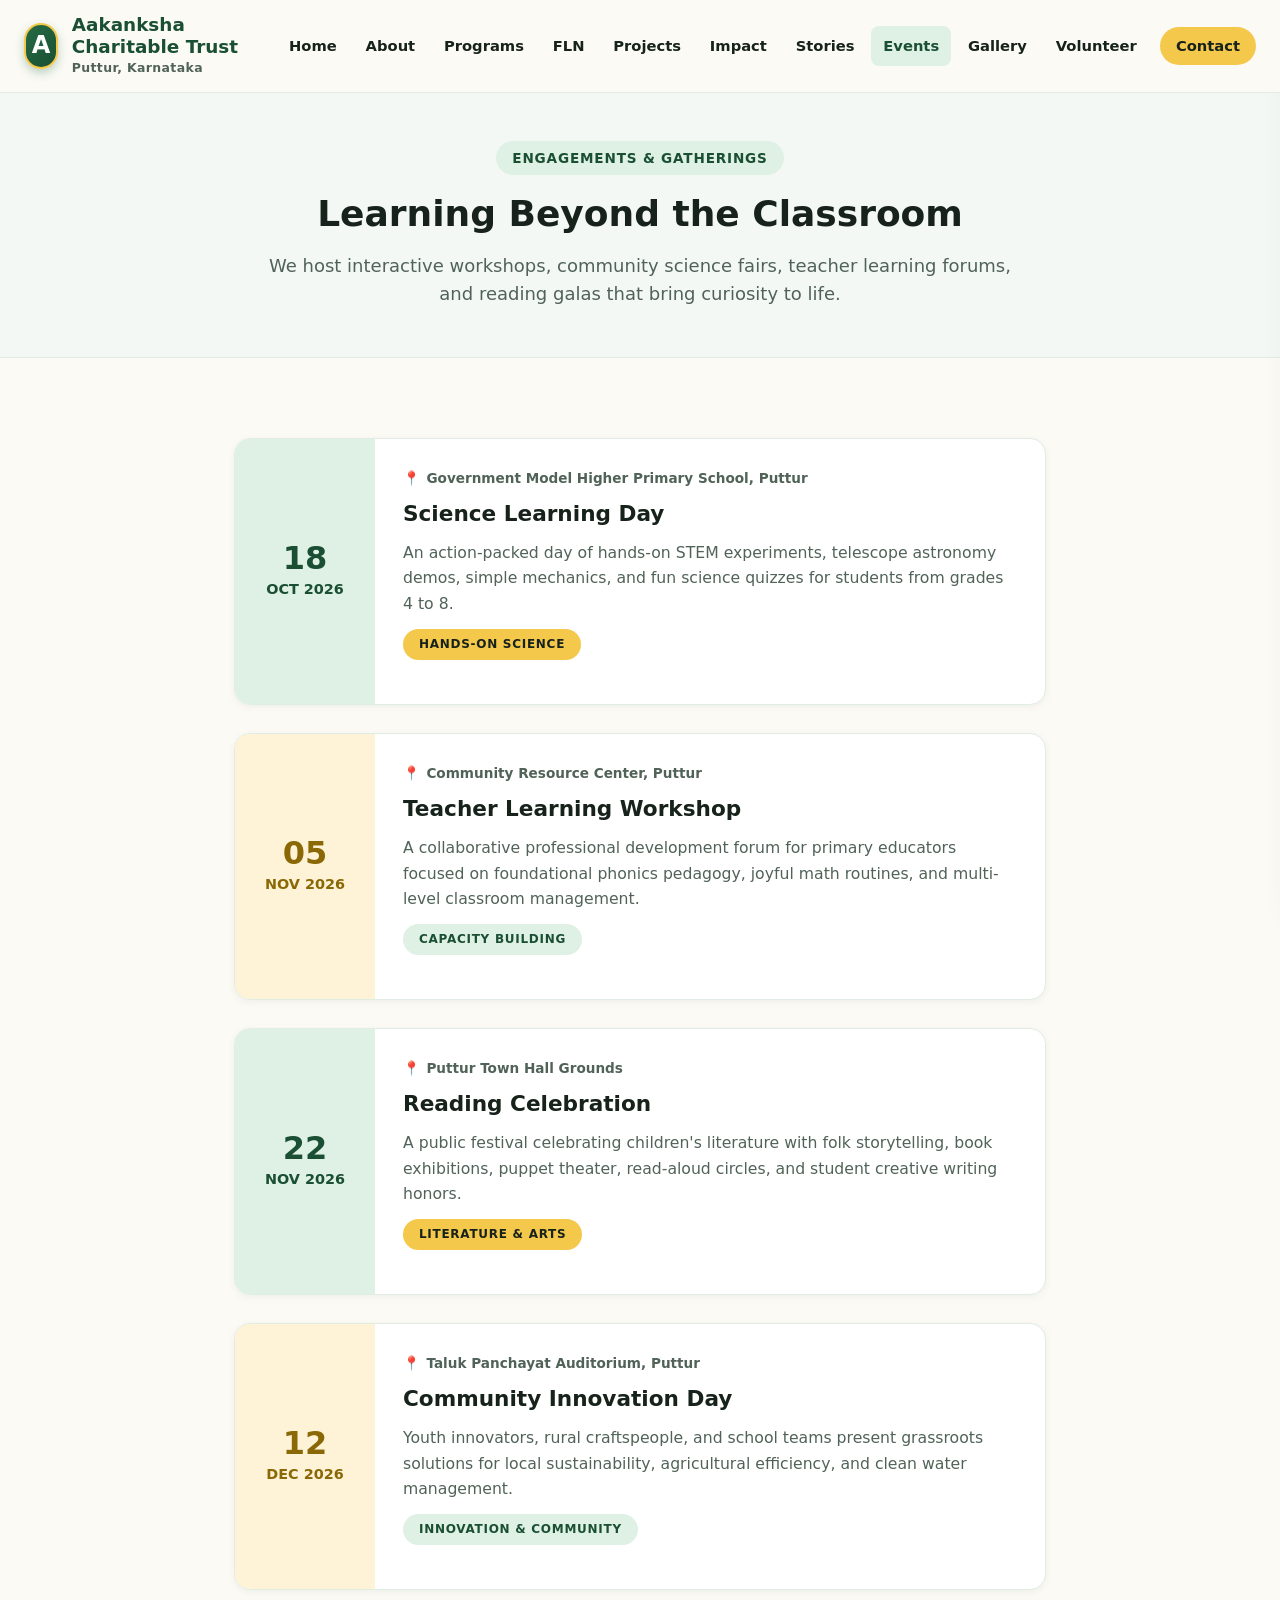
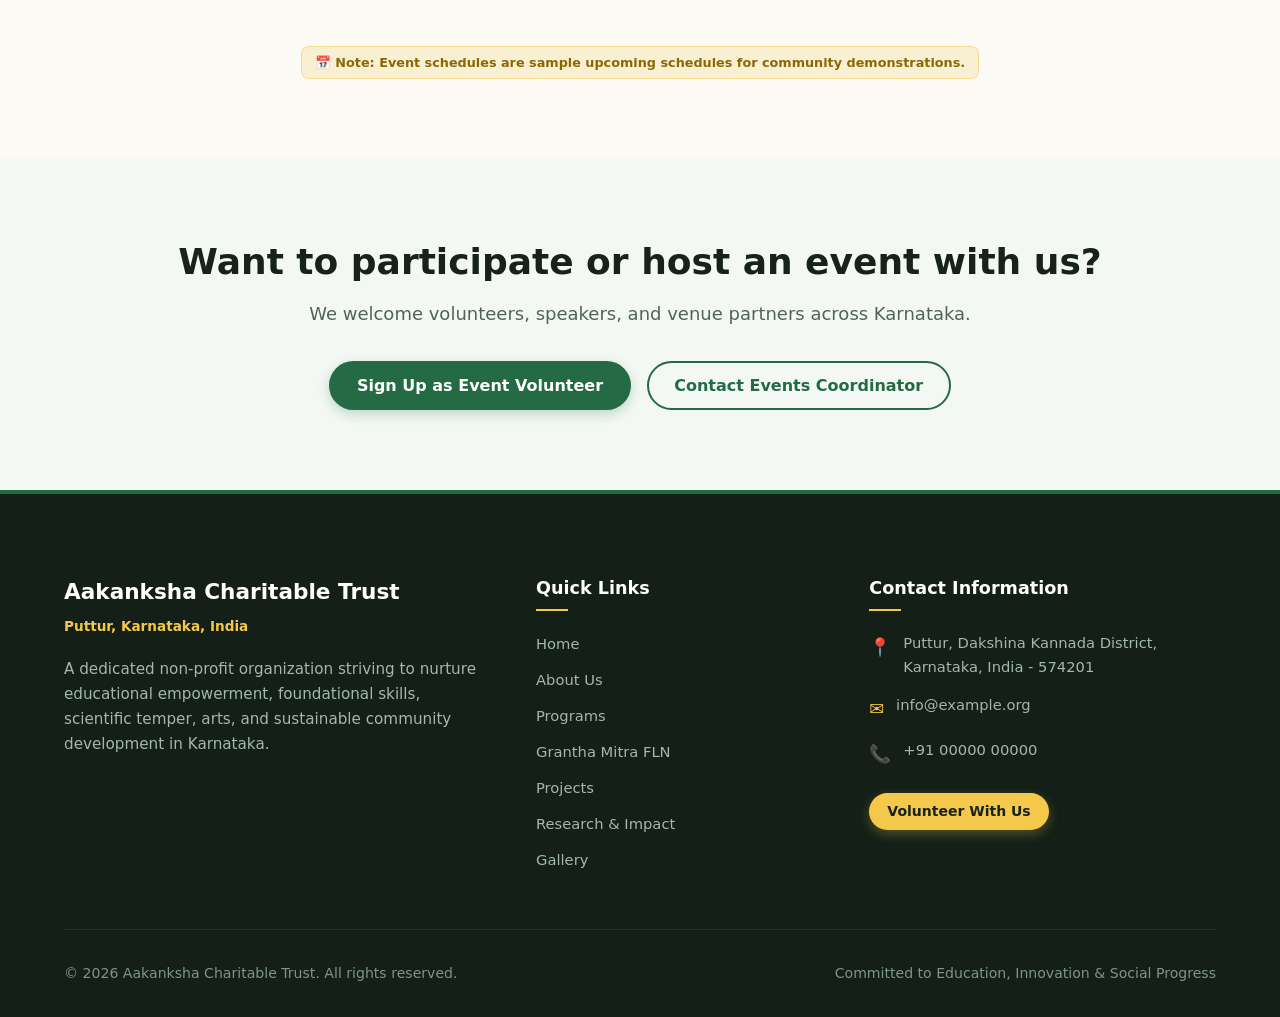
<file: events.html>
<!DOCTYPE html>
<html lang="en">
<head>
  <meta charset="UTF-8">
  <meta name="viewport" content="width=device-width, initial-scale=1.0">
  <title>Events &amp; Workshops | Aakanksha Charitable Trust</title>
  <meta name="description" content="Join upcoming community workshops, science days, teacher development circles, and reading festivals organized by Aakanksha Charitable Trust in Puttur.">
  <link rel="stylesheet" href="css/style.css">
</head>
<body>

  <!-- Site Header -->
  <header class="site-header">
    <div class="header-container">
      <a href="index.html" class="brand" aria-label="Aakanksha Charitable Trust Home">
        <div class="brand-logo" aria-hidden="true">A</div>
        <div class="brand-text">
          <span class="brand-title">Aakanksha Charitable Trust</span>
          <span class="brand-subtitle">Puttur, Karnataka</span>
        </div>
      </a>

      <!-- Desktop Navigation -->
      <nav class="nav-desktop" aria-label="Primary Navigation">
        <a href="index.html" class="nav-link">Home</a>
        <a href="about.html" class="nav-link">About</a>
        <a href="programs.html" class="nav-link">Programs</a>
        <a href="fln.html" class="nav-link">FLN</a>
        <a href="projects.html" class="nav-link">Projects</a>
        <a href="research.html" class="nav-link">Impact</a>
        <a href="success-stories.html" class="nav-link">Stories</a>
        <a href="events.html" class="nav-link">Events</a>
        <a href="gallery.html" class="nav-link">Gallery</a>
        <a href="volunteer.html" class="nav-link">Volunteer</a>
        <a href="contact.html" class="nav-link btn-nav">Contact</a>
      </nav>

      <!-- Mobile Hamburger Button -->
      <button class="menu-toggle" aria-label="Toggle navigation menu" aria-expanded="false">
        <span class="hamburger-box">
          <span class="hamburger-inner"></span>
        </span>
      </button>
    </div>
  </header>

  <!-- Mobile Drawer Menu -->
  <div class="nav-mobile-overlay" aria-hidden="true"></div>
  <nav class="nav-mobile-drawer" aria-label="Mobile Navigation">
    <a href="index.html" class="nav-link">Home</a>
    <a href="about.html" class="nav-link">About</a>
    <a href="programs.html" class="nav-link">Programs</a>
    <a href="fln.html" class="nav-link">FLN</a>
    <a href="projects.html" class="nav-link">Projects</a>
    <a href="research.html" class="nav-link">Impact</a>
    <a href="success-stories.html" class="nav-link">Stories</a>
    <a href="events.html" class="nav-link">Events</a>
    <a href="gallery.html" class="nav-link">Gallery</a>
    <a href="volunteer.html" class="nav-link">Volunteer</a>
    <a href="contact.html" class="nav-link btn-nav">Contact</a>
  </nav>

  <main>
    <!-- Page Header Banner -->
    <section class="section-sm section-alt" style="border-bottom: 1px solid var(--color-border);">
      <div class="container text-center">
        <span class="section-tag">Engagements &amp; Gatherings</span>
        <h1 class="section-title">Learning Beyond the Classroom</h1>
        <p class="section-subtitle" style="max-width: 780px; margin: 0 auto;">
          We host interactive workshops, community science fairs, teacher learning forums, and reading galas that bring curiosity to life.
        </p>
      </div>
    </section>

    <!-- Events List Section -->
    <section class="section">
      <div class="container-narrow">
        <div class="events-timeline">

          <!-- Event 1: Science Learning Day -->
          <div class="event-card">
            <div class="event-date-box">
              <span class="event-day">18</span>
              <span class="event-month">Oct 2026</span>
            </div>
            <div class="event-details">
              <div class="event-location">
                <span>📍</span>
                <span>Government Model Higher Primary School, Puttur</span>
              </div>
              <h2 class="event-title">Science Learning Day</h2>
              <p style="color: var(--color-text-muted); font-size: 0.98rem; margin-bottom: 0.75rem;">
                An action-packed day of hands-on STEM experiments, telescope astronomy demos, simple mechanics, and fun science quizzes for students from grades 4 to 8.
              </p>
              <div>
                <span class="section-tag tag-accent" style="font-size: 0.75rem;">Hands-on Science</span>
              </div>
            </div>
          </div>

          <!-- Event 2: Teacher Learning Workshop -->
          <div class="event-card">
            <div class="event-date-box" style="background-color: #FEF3D6; color: #8A6805;">
              <span class="event-day">05</span>
              <span class="event-month">Nov 2026</span>
            </div>
            <div class="event-details">
              <div class="event-location">
                <span>📍</span>
                <span>Community Resource Center, Puttur</span>
              </div>
              <h2 class="event-title">Teacher Learning Workshop</h2>
              <p style="color: var(--color-text-muted); font-size: 0.98rem; margin-bottom: 0.75rem;">
                A collaborative professional development forum for primary educators focused on foundational phonics pedagogy, joyful math routines, and multi-level classroom management.
              </p>
              <div>
                <span class="section-tag" style="font-size: 0.75rem;">Capacity Building</span>
              </div>
            </div>
          </div>

          <!-- Event 3: Reading Celebration (Pustaka Habba) -->
          <div class="event-card">
            <div class="event-date-box">
              <span class="event-day">22</span>
              <span class="event-month">Nov 2026</span>
            </div>
            <div class="event-details">
              <div class="event-location">
                <span>📍</span>
                <span>Puttur Town Hall Grounds</span>
              </div>
              <h2 class="event-title">Reading Celebration</h2>
              <p style="color: var(--color-text-muted); font-size: 0.98rem; margin-bottom: 0.75rem;">
                A public festival celebrating children's literature with folk storytelling, book exhibitions, puppet theater, read-aloud circles, and student creative writing honors.
              </p>
              <div>
                <span class="section-tag tag-accent" style="font-size: 0.75rem;">Literature &amp; Arts</span>
              </div>
            </div>
          </div>

          <!-- Event 4: Community Innovation Day -->
          <div class="event-card">
            <div class="event-date-box" style="background-color: #FEF3D6; color: #8A6805;">
              <span class="event-day">12</span>
              <span class="event-month">Dec 2026</span>
            </div>
            <div class="event-details">
              <div class="event-location">
                <span>📍</span>
                <span>Taluk Panchayat Auditorium, Puttur</span>
              </div>
              <h2 class="event-title">Community Innovation Day</h2>
              <p style="color: var(--color-text-muted); font-size: 0.98rem; margin-bottom: 0.75rem;">
                Youth innovators, rural craftspeople, and school teams present grassroots solutions for local sustainability, agricultural efficiency, and clean water management.
              </p>
              <div>
                <span class="section-tag" style="font-size: 0.75rem;">Innovation &amp; Community</span>
              </div>
            </div>
          </div>

        </div>

        <div style="margin-top: 3rem; text-align: center;">
          <div class="demo-badge">
            📅 Note: Event schedules are sample upcoming schedules for community demonstrations.
          </div>
        </div>
      </div>
    </section>

    <!-- Bottom Action CTA -->
    <section class="section section-alt text-center">
      <div class="container">
        <h2 class="section-title">Want to participate or host an event with us?</h2>
        <p class="section-subtitle" style="margin-bottom: 2rem;">We welcome volunteers, speakers, and venue partners across Karnataka.</p>
        <div style="display: flex; gap: 1rem; justify-content: center; flex-wrap: wrap;">
          <a href="volunteer.html" class="btn btn-primary">Sign Up as Event Volunteer</a>
          <a href="contact.html" class="btn btn-outline">Contact Events Coordinator</a>
        </div>
      </div>
    </section>
  </main>

  <!-- Common Footer -->
  <footer class="site-footer">
    <div class="container">
      <div class="footer-grid">
        <div>
          <h3 class="footer-brand-title">Aakanksha Charitable Trust</h3>
          <div class="footer-brand-subtitle">Puttur, Karnataka, India</div>
          <p class="footer-desc">
            A dedicated non-profit organization striving to nurture educational empowerment, foundational skills, scientific temper, arts, and sustainable community development in Karnataka.
          </p>
        </div>
        <div>
          <h4 class="footer-heading">Quick Links</h4>
          <ul class="footer-links">
            <li><a href="index.html">Home</a></li>
            <li><a href="about.html">About Us</a></li>
            <li><a href="programs.html">Programs</a></li>
            <li><a href="fln.html">Grantha Mitra FLN</a></li>
            <li><a href="projects.html">Projects</a></li>
            <li><a href="research.html">Research &amp; Impact</a></li>
            <li><a href="gallery.html">Gallery</a></li>
          </ul>
        </div>
        <div>
          <h4 class="footer-heading">Contact Information</h4>
          <div class="footer-contact-list">
            <div class="footer-contact-item">
              <span class="icon">📍</span>
              <span>Puttur, Dakshina Kannada District, Karnataka, India - 574201</span>
            </div>
            <div class="footer-contact-item">
              <span class="icon">✉️</span>
              <span><a href="mailto:info@example.org" style="color: inherit;">info@example.org</a></span>
            </div>
            <div class="footer-contact-item">
              <span class="icon">📞</span>
              <span><a href="tel:+910000000000" style="color: inherit;">+91 00000 00000</a></span>
            </div>
          </div>
          <div style="margin-top: 1.5rem;">
            <a href="volunteer.html" class="btn btn-accent btn-sm">Volunteer With Us</a>
          </div>
        </div>
      </div>
      <div class="footer-bottom">
        <div>&copy; 2026 Aakanksha Charitable Trust. All rights reserved.</div>
        <div>Committed to Education, Innovation &amp; Social Progress</div>
      </div>
    </div>
  </footer>

  <script src="js/script.js"></script>
</body>
</html>
</file>
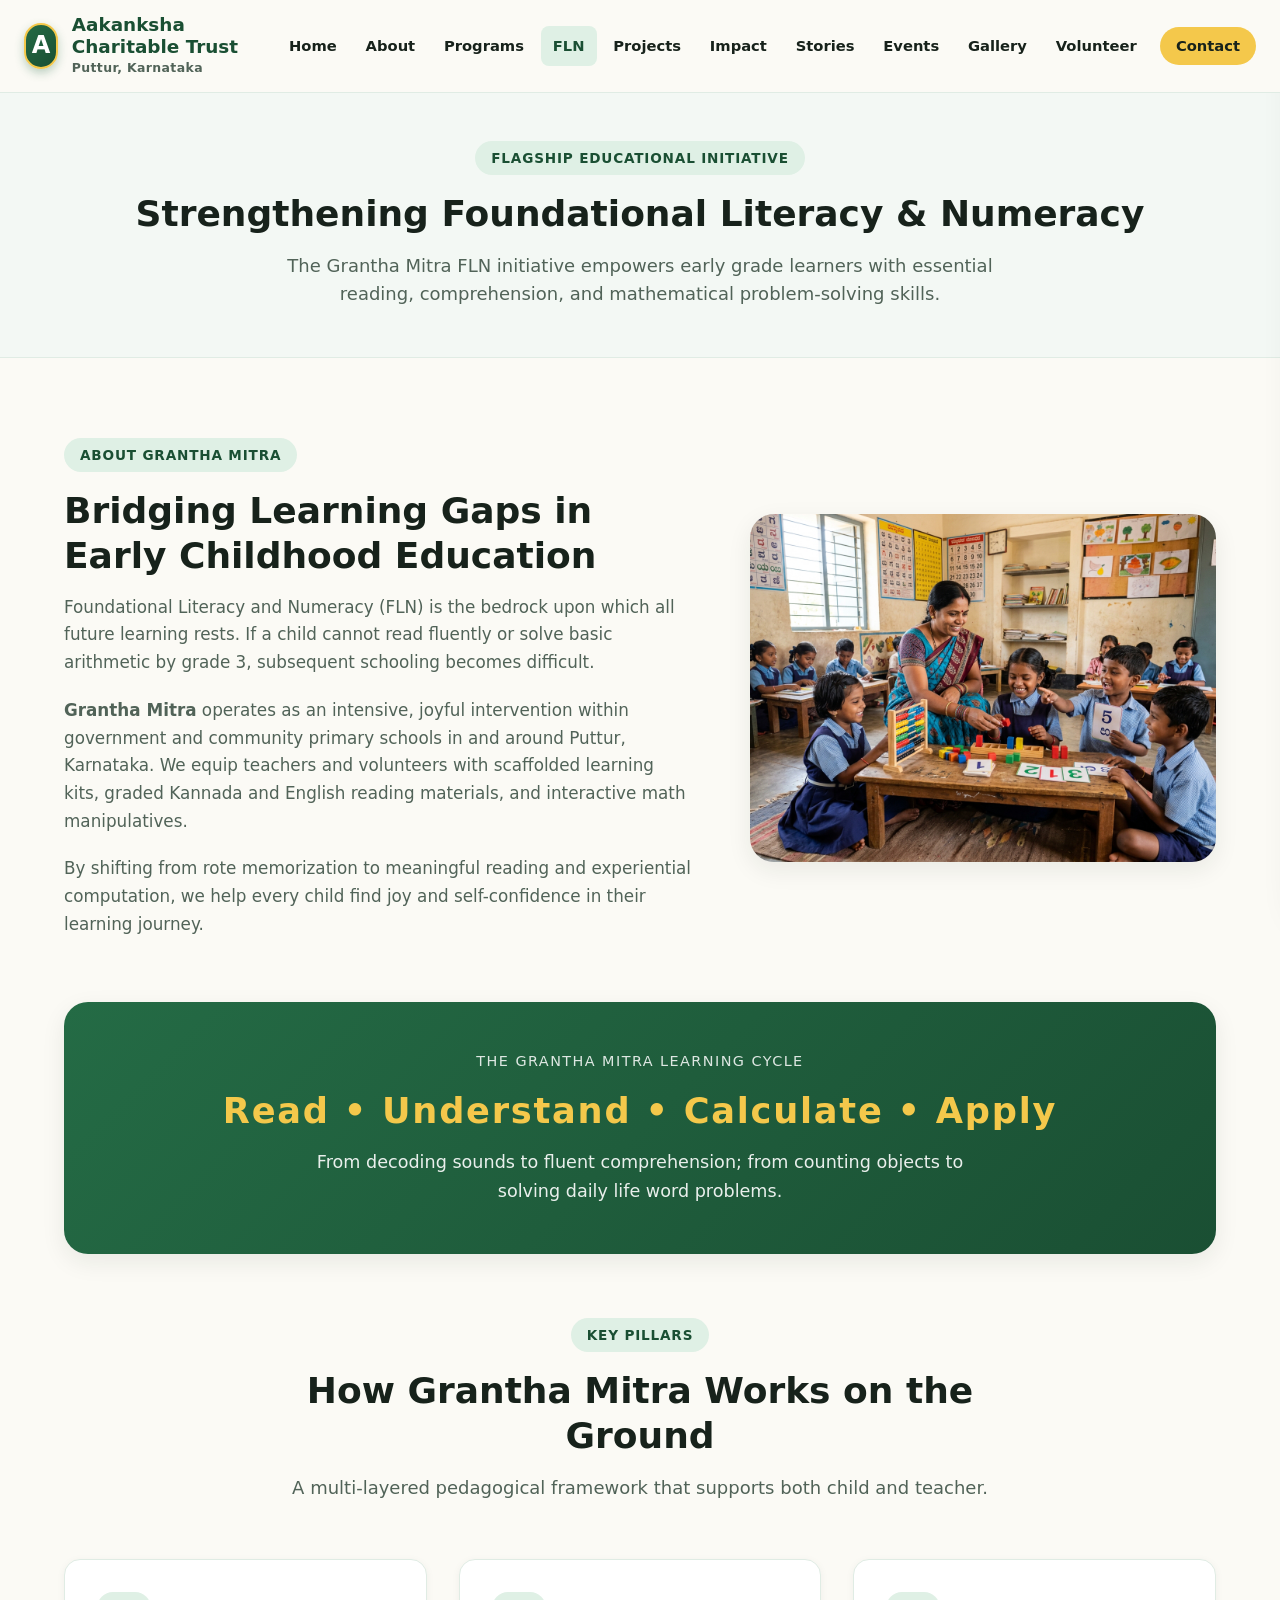
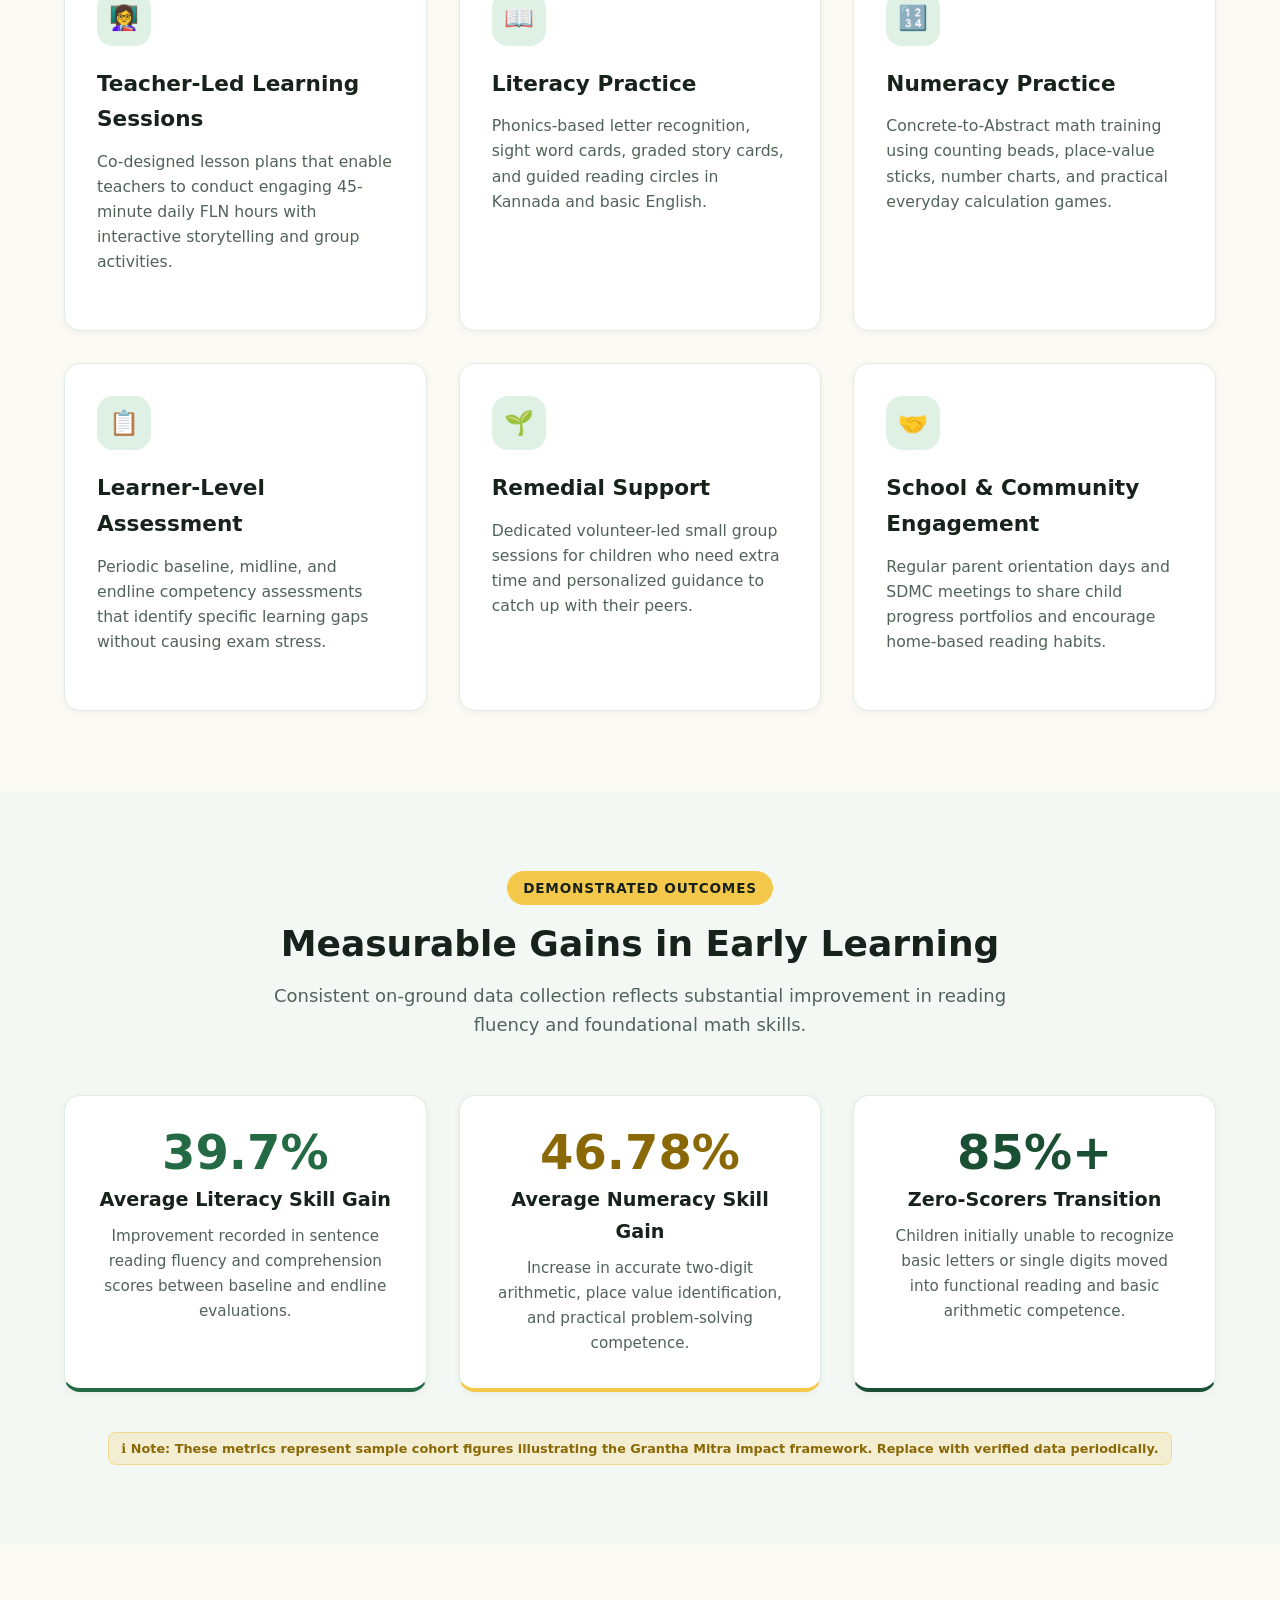
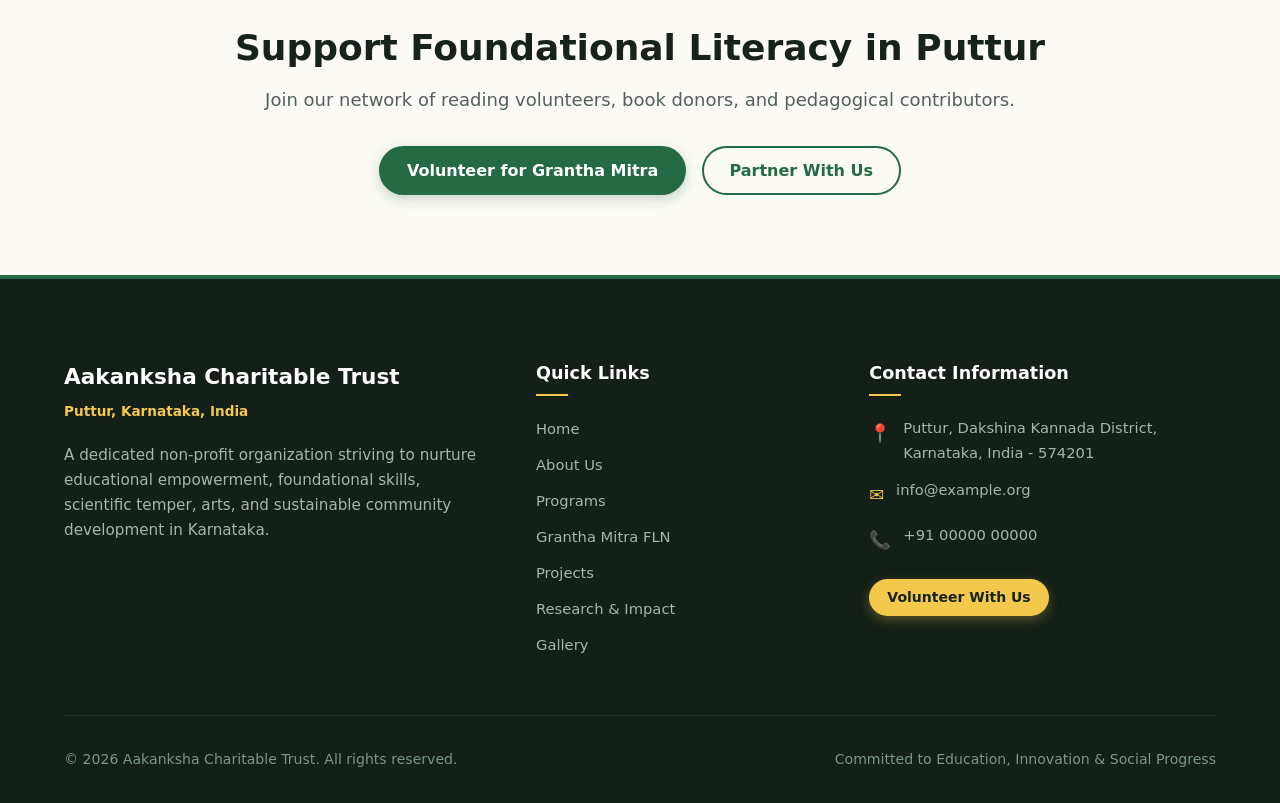
<file: fln.html>
<!DOCTYPE html>
<html lang="en">
<head>
  <meta charset="UTF-8">
  <meta name="viewport" content="width=device-width, initial-scale=1.0">
  <title>Grantha Mitra FLN | Aakanksha Charitable Trust</title>
  <meta name="description" content="Grantha Mitra FLN: Strengthening foundational literacy and numeracy for rural primary school students in Karnataka through structured modules and teacher collaboration.">
  <link rel="stylesheet" href="css/style.css">
</head>
<body>

  <!-- Site Header -->
  <header class="site-header">
    <div class="header-container">
      <a href="index.html" class="brand" aria-label="Aakanksha Charitable Trust Home">
        <div class="brand-logo" aria-hidden="true">A</div>
        <div class="brand-text">
          <span class="brand-title">Aakanksha Charitable Trust</span>
          <span class="brand-subtitle">Puttur, Karnataka</span>
        </div>
      </a>

      <!-- Desktop Navigation -->
      <nav class="nav-desktop" aria-label="Primary Navigation">
        <a href="index.html" class="nav-link">Home</a>
        <a href="about.html" class="nav-link">About</a>
        <a href="programs.html" class="nav-link">Programs</a>
        <a href="fln.html" class="nav-link">FLN</a>
        <a href="projects.html" class="nav-link">Projects</a>
        <a href="research.html" class="nav-link">Impact</a>
        <a href="success-stories.html" class="nav-link">Stories</a>
        <a href="events.html" class="nav-link">Events</a>
        <a href="gallery.html" class="nav-link">Gallery</a>
        <a href="volunteer.html" class="nav-link">Volunteer</a>
        <a href="contact.html" class="nav-link btn-nav">Contact</a>
      </nav>

      <!-- Mobile Hamburger Button -->
      <button class="menu-toggle" aria-label="Toggle navigation menu" aria-expanded="false">
        <span class="hamburger-box">
          <span class="hamburger-inner"></span>
        </span>
      </button>
    </div>
  </header>

  <!-- Mobile Drawer Menu -->
  <div class="nav-mobile-overlay" aria-hidden="true"></div>
  <nav class="nav-mobile-drawer" aria-label="Mobile Navigation">
    <a href="index.html" class="nav-link">Home</a>
    <a href="about.html" class="nav-link">About</a>
    <a href="programs.html" class="nav-link">Programs</a>
    <a href="fln.html" class="nav-link">FLN</a>
    <a href="projects.html" class="nav-link">Projects</a>
    <a href="research.html" class="nav-link">Impact</a>
    <a href="success-stories.html" class="nav-link">Stories</a>
    <a href="events.html" class="nav-link">Events</a>
    <a href="gallery.html" class="nav-link">Gallery</a>
    <a href="volunteer.html" class="nav-link">Volunteer</a>
    <a href="contact.html" class="nav-link btn-nav">Contact</a>
  </nav>

  <main>
    <!-- Page Header Banner -->
    <section class="section-sm section-alt" style="border-bottom: 1px solid var(--color-border);">
      <div class="container text-center">
        <span class="section-tag">Flagship Educational Initiative</span>
        <h1 class="section-title">Strengthening Foundational Literacy &amp; Numeracy</h1>
        <p class="section-subtitle" style="max-width: 780px; margin: 0 auto;">
          The Grantha Mitra FLN initiative empowers early grade learners with essential reading, comprehension, and mathematical problem-solving skills.
        </p>
      </div>
    </section>

    <!-- Program Overview & Illustration -->
    <section class="section">
      <div class="container">
        <div class="hero-grid" style="align-items: center; margin-bottom: 4rem;">
          <div>
            <span class="section-tag">About Grantha Mitra</span>
            <h2 class="section-title">Bridging Learning Gaps in Early Childhood Education</h2>
            <p style="color: var(--color-text-muted); font-size: 1.05rem; margin-bottom: 1.25rem;">
              Foundational Literacy and Numeracy (FLN) is the bedrock upon which all future learning rests. If a child cannot read fluently or solve basic arithmetic by grade 3, subsequent schooling becomes difficult.
            </p>
            <p style="color: var(--color-text-muted); font-size: 1.05rem; margin-bottom: 1.25rem;">
              <strong>Grantha Mitra</strong> operates as an intensive, joyful intervention within government and community primary schools in and around Puttur, Karnataka. We equip teachers and volunteers with scaffolded learning kits, graded Kannada and English reading materials, and interactive math manipulatives.
            </p>
            <p style="color: var(--color-text-muted); font-size: 1.05rem;">
              By shifting from rote memorization to meaningful reading and experiential computation, we help every child find joy and self-confidence in their learning journey.
            </p>
          </div>
          <div>
            <img src="images/gallery_fln_numeracy.jpg" alt="Grantha Mitra FLN Math and Numeracy Manipulatives Session" style="border-radius: var(--radius-lg); box-shadow: var(--shadow-md); width: 100%; object-fit: cover; max-height: 380px;">
          </div>
        </div>

        <!-- Highlighted Four Pillar Core Motto -->
        <div class="highlight-banner" style="margin-bottom: 4rem;">
          <span style="text-transform: uppercase; letter-spacing: 0.1em; font-size: 0.9rem; opacity: 0.85; display: block; margin-bottom: 0.5rem;">The Grantha Mitra Learning Cycle</span>
          <h2 class="highlight-banner-text" style="font-size: 2.2rem;">Read • Understand • Calculate • Apply</h2>
          <p class="highlight-banner-sub">
            From decoding sounds to fluent comprehension; from counting objects to solving daily life word problems.
          </p>
        </div>

        <!-- Six Key Program Components Grid -->
        <div class="section-header">
          <span class="section-tag">Key Pillars</span>
          <h2 class="section-title">How Grantha Mitra Works on the Ground</h2>
          <p class="section-subtitle">A multi-layered pedagogical framework that supports both child and teacher.</p>
        </div>

        <div class="cards-grid-3">
          <!-- 1. Teacher-led learning sessions -->
          <div class="card">
            <div class="card-icon" aria-hidden="true">👩‍🏫</div>
            <h3 class="card-title">Teacher-Led Learning Sessions</h3>
            <p class="card-text">
              Co-designed lesson plans that enable teachers to conduct engaging 45-minute daily FLN hours with interactive storytelling and group activities.
            </p>
          </div>

          <!-- 2. Literacy practice -->
          <div class="card">
            <div class="card-icon" aria-hidden="true">📖</div>
            <h3 class="card-title">Literacy Practice</h3>
            <p class="card-text">
              Phonics-based letter recognition, sight word cards, graded story cards, and guided reading circles in Kannada and basic English.
            </p>
          </div>

          <!-- 3. Numeracy practice -->
          <div class="card">
            <div class="card-icon" aria-hidden="true">🔢</div>
            <h3 class="card-title">Numeracy Practice</h3>
            <p class="card-text">
              Concrete-to-Abstract math training using counting beads, place-value sticks, number charts, and practical everyday calculation games.
            </p>
          </div>

          <!-- 4. Learner-level assessment -->
          <div class="card">
            <div class="card-icon" aria-hidden="true">📋</div>
            <h3 class="card-title">Learner-Level Assessment</h3>
            <p class="card-text">
              Periodic baseline, midline, and endline competency assessments that identify specific learning gaps without causing exam stress.
            </p>
          </div>

          <!-- 5. Additional support for children -->
          <div class="card">
            <div class="card-icon" aria-hidden="true">🌱</div>
            <h3 class="card-title">Remedial Support</h3>
            <p class="card-text">
              Dedicated volunteer-led small group sessions for children who need extra time and personalized guidance to catch up with their peers.
            </p>
          </div>

          <!-- 6. School and community engagement -->
          <div class="card">
            <div class="card-icon" aria-hidden="true">🤝</div>
            <h3 class="card-title">School &amp; Community Engagement</h3>
            <p class="card-text">
              Regular parent orientation days and SDMC meetings to share child progress portfolios and encourage home-based reading habits.
            </p>
          </div>
        </div>
      </div>
    </section>

    <!-- Impact Metrics Section -->
    <section class="section section-alt">
      <div class="container">
        <div class="section-header">
          <span class="section-tag tag-accent">Demonstrated Outcomes</span>
          <h2 class="section-title">Measurable Gains in Early Learning</h2>
          <p class="section-subtitle">
            Consistent on-ground data collection reflects substantial improvement in reading fluency and foundational math skills.
          </p>
        </div>

        <div class="cards-grid-3" style="margin-bottom: 2rem;">
          <!-- Stat 1 -->
          <div class="card text-center" style="border-bottom: 4px solid var(--color-primary);">
            <div style="font-size: 3rem; font-weight: 800; color: var(--color-primary); line-height: 1; margin-bottom: 0.5rem;">
              39.7%
            </div>
            <h3 style="font-size: 1.2rem; font-weight: 700; margin-bottom: 0.5rem; color: var(--color-text);">Average Literacy Skill Gain</h3>
            <p style="font-size: 0.95rem; color: var(--color-text-muted);">
              Improvement recorded in sentence reading fluency and comprehension scores between baseline and endline evaluations.
            </p>
          </div>

          <!-- Stat 2 -->
          <div class="card text-center" style="border-bottom: 4px solid var(--color-accent);">
            <div style="font-size: 3rem; font-weight: 800; color: #8A6805; line-height: 1; margin-bottom: 0.5rem;">
              46.78%
            </div>
            <h3 style="font-size: 1.2rem; font-weight: 700; margin-bottom: 0.5rem; color: var(--color-text);">Average Numeracy Skill Gain</h3>
            <p style="font-size: 0.95rem; color: var(--color-text-muted);">
              Increase in accurate two-digit arithmetic, place value identification, and practical problem-solving competence.
            </p>
          </div>

          <!-- Stat 3 -->
          <div class="card text-center" style="border-bottom: 4px solid var(--color-primary-dark);">
            <div style="font-size: 3rem; font-weight: 800; color: var(--color-primary-dark); line-height: 1; margin-bottom: 0.5rem;">
              85%+
            </div>
            <h3 style="font-size: 1.2rem; font-weight: 700; margin-bottom: 0.5rem; color: var(--color-text);">Zero-Scorers Transition</h3>
            <p style="font-size: 0.95rem; color: var(--color-text-muted);">
              Children initially unable to recognize basic letters or single digits moved into functional reading and basic arithmetic competence.
            </p>
          </div>
        </div>

        <!-- Easy-to-replace Demo Disclaimer Notice -->
        <div class="text-center">
          <div class="demo-badge">
            ℹ️ Note: These metrics represent sample cohort figures illustrating the Grantha Mitra impact framework. Replace with verified data periodically.
          </div>
        </div>
      </div>
    </section>

    <!-- Call to Action -->
    <section class="section text-center">
      <div class="container">
        <h2 class="section-title">Support Foundational Literacy in Puttur</h2>
        <p class="section-subtitle" style="margin-bottom: 2rem;">
          Join our network of reading volunteers, book donors, and pedagogical contributors.
        </p>
        <div style="display: flex; gap: 1rem; justify-content: center; flex-wrap: wrap;">
          <a href="volunteer.html" class="btn btn-primary">Volunteer for Grantha Mitra</a>
          <a href="contact.html" class="btn btn-outline">Partner With Us</a>
        </div>
      </div>
    </section>
  </main>

  <!-- Common Footer -->
  <footer class="site-footer">
    <div class="container">
      <div class="footer-grid">
        <div>
          <h3 class="footer-brand-title">Aakanksha Charitable Trust</h3>
          <div class="footer-brand-subtitle">Puttur, Karnataka, India</div>
          <p class="footer-desc">
            A dedicated non-profit organization striving to nurture educational empowerment, foundational skills, scientific temper, arts, and sustainable community development in Karnataka.
          </p>
        </div>
        <div>
          <h4 class="footer-heading">Quick Links</h4>
          <ul class="footer-links">
            <li><a href="index.html">Home</a></li>
            <li><a href="about.html">About Us</a></li>
            <li><a href="programs.html">Programs</a></li>
            <li><a href="fln.html">Grantha Mitra FLN</a></li>
            <li><a href="projects.html">Projects</a></li>
            <li><a href="research.html">Research &amp; Impact</a></li>
            <li><a href="gallery.html">Gallery</a></li>
          </ul>
        </div>
        <div>
          <h4 class="footer-heading">Contact Information</h4>
          <div class="footer-contact-list">
            <div class="footer-contact-item">
              <span class="icon">📍</span>
              <span>Puttur, Dakshina Kannada District, Karnataka, India - 574201</span>
            </div>
            <div class="footer-contact-item">
              <span class="icon">✉️</span>
              <span><a href="mailto:info@example.org" style="color: inherit;">info@example.org</a></span>
            </div>
            <div class="footer-contact-item">
              <span class="icon">📞</span>
              <span><a href="tel:+910000000000" style="color: inherit;">+91 00000 00000</a></span>
            </div>
          </div>
          <div style="margin-top: 1.5rem;">
            <a href="volunteer.html" class="btn btn-accent btn-sm">Volunteer With Us</a>
          </div>
        </div>
      </div>
      <div class="footer-bottom">
        <div>&copy; 2026 Aakanksha Charitable Trust. All rights reserved.</div>
        <div>Committed to Education, Innovation &amp; Social Progress</div>
      </div>
    </div>
  </footer>

  <script src="js/script.js"></script>
</body>
</html>
</file>
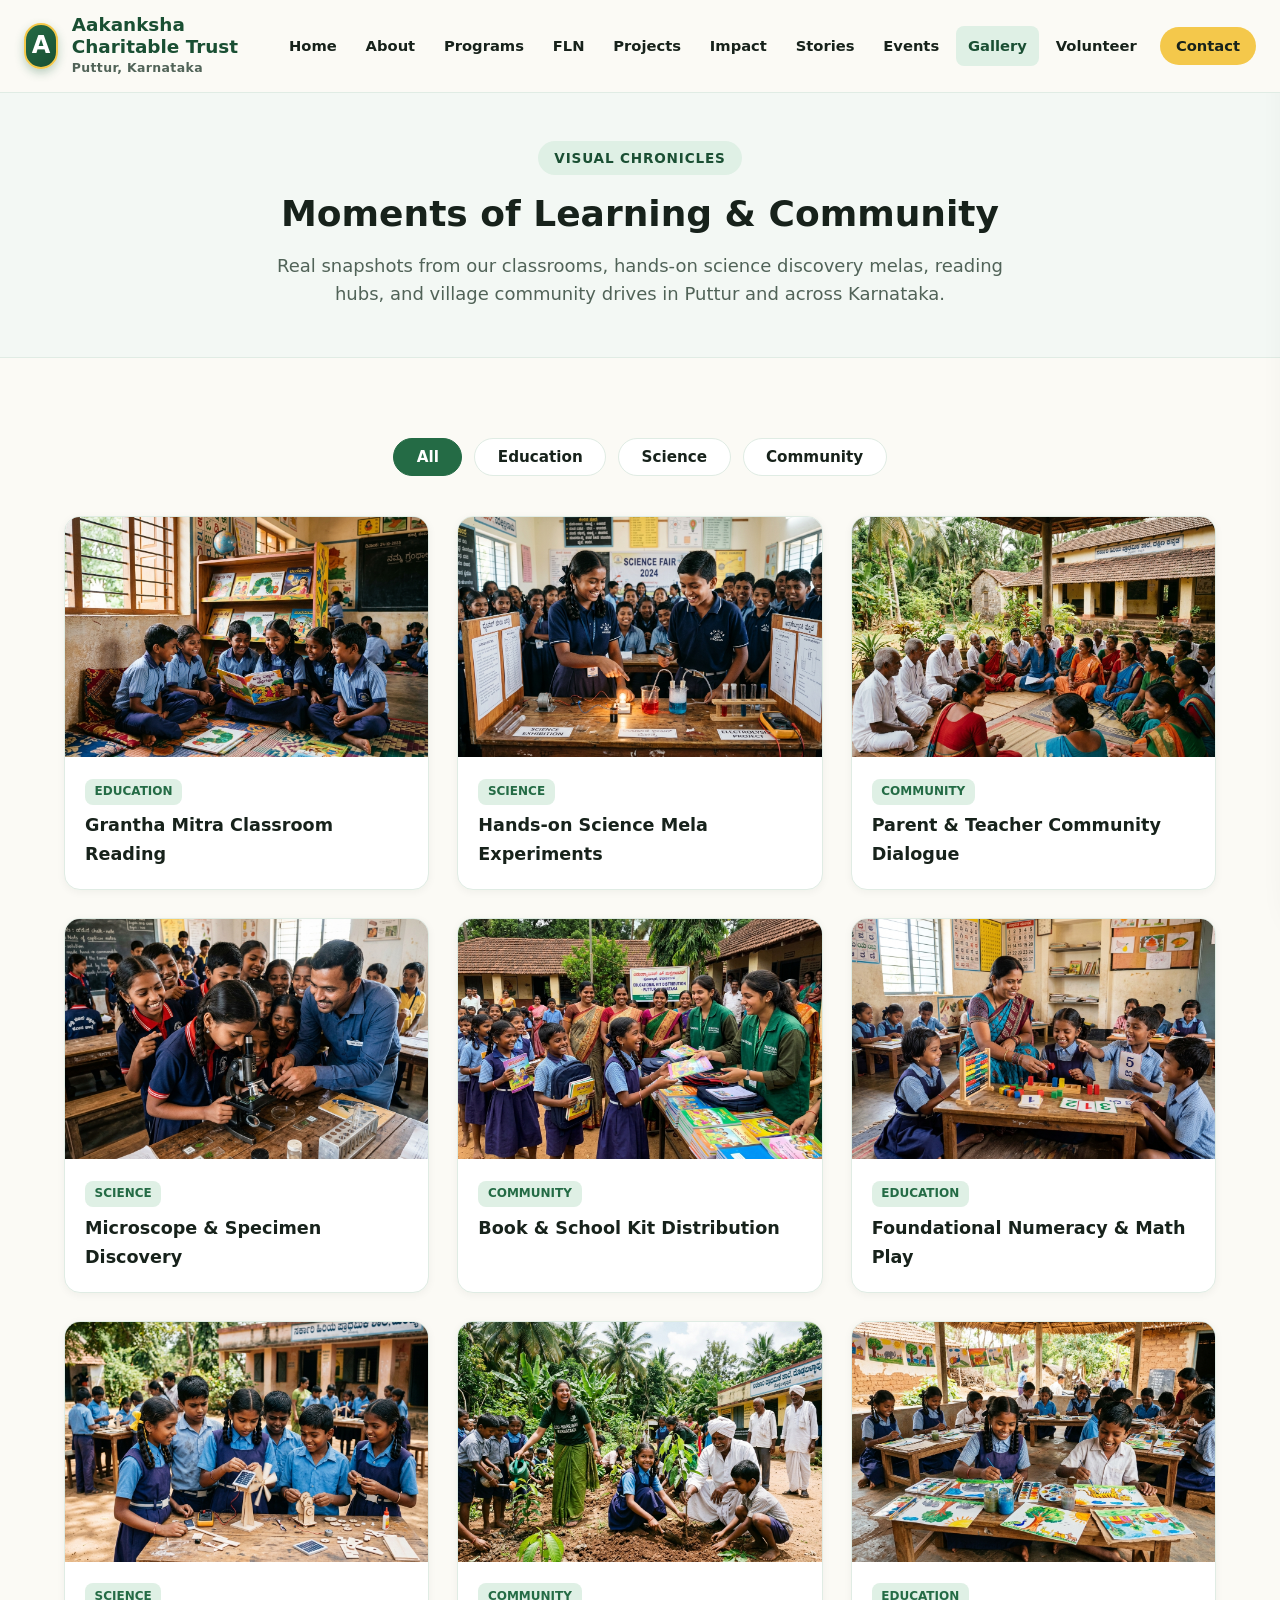
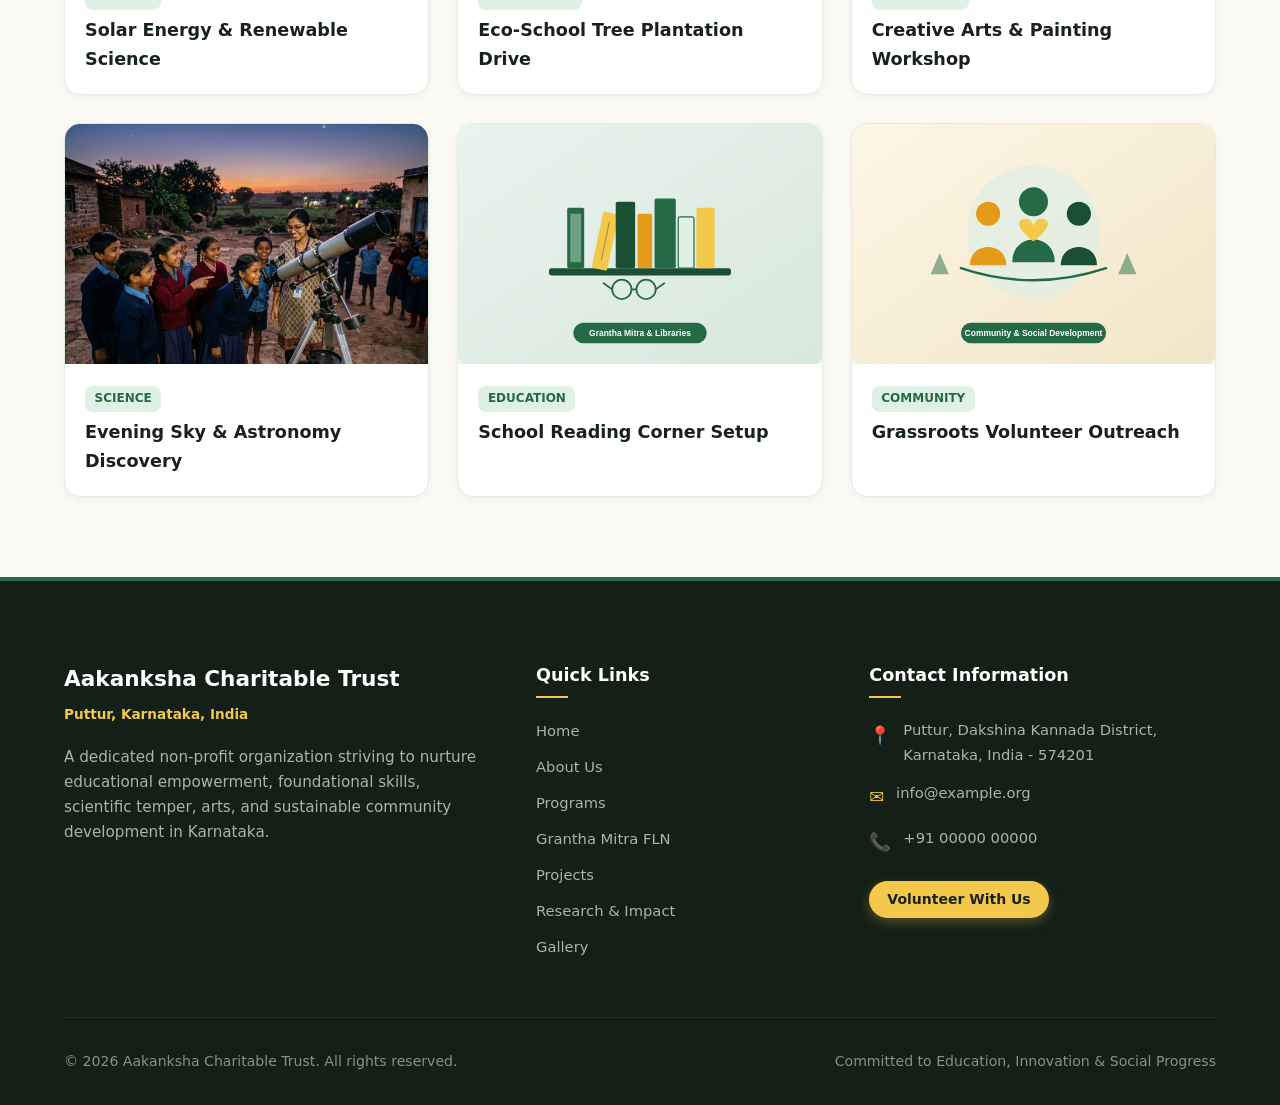
<file: gallery.html>
<!DOCTYPE html>
<html lang="en">
<head>
  <meta charset="UTF-8">
  <meta name="viewport" content="width=device-width, initial-scale=1.0">
  <title>Gallery | Aakanksha Charitable Trust</title>
  <meta name="description" content="Explore our photo gallery featuring foundational literacy programs, science melas, school library corners, and community initiatives in Puttur, Karnataka.">
  <link rel="stylesheet" href="css/style.css">
</head>
<body>

  <!-- Site Header -->
  <header class="site-header">
    <div class="header-container">
      <a href="index.html" class="brand" aria-label="Aakanksha Charitable Trust Home">
        <div class="brand-logo" aria-hidden="true">A</div>
        <div class="brand-text">
          <span class="brand-title">Aakanksha Charitable Trust</span>
          <span class="brand-subtitle">Puttur, Karnataka</span>
        </div>
      </a>

      <!-- Desktop Navigation -->
      <nav class="nav-desktop" aria-label="Primary Navigation">
        <a href="index.html" class="nav-link">Home</a>
        <a href="about.html" class="nav-link">About</a>
        <a href="programs.html" class="nav-link">Programs</a>
        <a href="fln.html" class="nav-link">FLN</a>
        <a href="projects.html" class="nav-link">Projects</a>
        <a href="research.html" class="nav-link">Impact</a>
        <a href="success-stories.html" class="nav-link">Stories</a>
        <a href="events.html" class="nav-link">Events</a>
        <a href="gallery.html" class="nav-link">Gallery</a>
        <a href="volunteer.html" class="nav-link">Volunteer</a>
        <a href="contact.html" class="nav-link btn-nav">Contact</a>
      </nav>

      <!-- Mobile Hamburger Button -->
      <button class="menu-toggle" aria-label="Toggle navigation menu" aria-expanded="false">
        <span class="hamburger-box">
          <span class="hamburger-inner"></span>
        </span>
      </button>
    </div>
  </header>

  <!-- Mobile Drawer Menu -->
  <div class="nav-mobile-overlay" aria-hidden="true"></div>
  <nav class="nav-mobile-drawer" aria-label="Mobile Navigation">
    <a href="index.html" class="nav-link">Home</a>
    <a href="about.html" class="nav-link">About</a>
    <a href="programs.html" class="nav-link">Programs</a>
    <a href="fln.html" class="nav-link">FLN</a>
    <a href="projects.html" class="nav-link">Projects</a>
    <a href="research.html" class="nav-link">Impact</a>
    <a href="success-stories.html" class="nav-link">Stories</a>
    <a href="events.html" class="nav-link">Events</a>
    <a href="gallery.html" class="nav-link">Gallery</a>
    <a href="volunteer.html" class="nav-link">Volunteer</a>
    <a href="contact.html" class="nav-link btn-nav">Contact</a>
  </nav>

  <main>
    <!-- Page Header Banner -->
    <section class="section-sm section-alt" style="border-bottom: 1px solid var(--color-border);">
      <div class="container text-center">
        <span class="section-tag">Visual Chronicles</span>
        <h1 class="section-title">Moments of Learning &amp; Community</h1>
        <p class="section-subtitle" style="max-width: 780px; margin: 0 auto;">
          Real snapshots from our classrooms, hands-on science discovery melas, reading hubs, and village community drives in Puttur and across Karnataka.
        </p>
      </div>
    </section>

    <!-- Gallery Section with Filters -->
    <section class="section">
      <div class="container">
        
        <!-- Filter Controls -->
        <div class="gallery-filters" role="group" aria-label="Gallery category filters">
          <button type="button" class="filter-btn active" data-filter="all">All</button>
          <button type="button" class="filter-btn" data-filter="education">Education</button>
          <button type="button" class="filter-btn" data-filter="science">Science</button>
          <button type="button" class="filter-btn" data-filter="community">Community</button>
        </div>

        <!-- Gallery Grid -->
        <div class="gallery-grid" id="galleryGrid">

          <!-- 1. Education (Reading Corner) -->
          <div class="gallery-item" data-category="education" tabindex="0" role="button" aria-label="View Grantha Mitra Classroom Reading Session">
            <div class="gallery-thumb-container">
              <img src="images/gallery_reading_corner.jpg" alt="Children reading together around a wooden library bookshelf in a Karnataka village school" loading="lazy">
            </div>
            <div class="gallery-zoom-badge" aria-hidden="true">🔍</div>
            <div class="gallery-item-info">
              <span class="gallery-item-category">Education</span>
              <h2 class="gallery-item-title">Grantha Mitra Classroom Reading</h2>
            </div>
          </div>

          <!-- 2. Science (Science Mela) -->
          <div class="gallery-item" data-category="science" tabindex="0" role="button" aria-label="View Hands-on Science Mela Experiments">
            <div class="gallery-thumb-container">
              <img src="images/gallery_science_mela.jpg" alt="Students happily demonstrating an electrolysis and circuit science project in classroom" loading="lazy">
            </div>
            <div class="gallery-zoom-badge" aria-hidden="true">🔍</div>
            <div class="gallery-item-info">
              <span class="gallery-item-category">Science</span>
              <h2 class="gallery-item-title">Hands-on Science Mela Experiments</h2>
            </div>
          </div>

          <!-- 3. Community (Dialogue Meeting) -->
          <div class="gallery-item" data-category="community" tabindex="0" role="button" aria-label="View Parent &amp; Teacher Community Dialogue">
            <div class="gallery-thumb-container">
              <img src="images/gallery_community_meeting.jpg" alt="Rural parents, village elders, and young NGO facilitators gathered under school veranda for an educational dialogue" loading="lazy">
            </div>
            <div class="gallery-zoom-badge" aria-hidden="true">🔍</div>
            <div class="gallery-item-info">
              <span class="gallery-item-category">Community</span>
              <h2 class="gallery-item-title">Parent &amp; Teacher Community Dialogue</h2>
            </div>
          </div>

          <!-- 4. Science (Microscope Lab) -->
          <div class="gallery-item" data-category="science" tabindex="0" role="button" aria-label="View Microbiology &amp; Leaf Specimen Discovery">
            <div class="gallery-thumb-container">
              <img src="images/gallery_microscope_lab.jpg" alt="School children and teacher observing biological leaf specimens under a compound microscope" loading="lazy">
            </div>
            <div class="gallery-zoom-badge" aria-hidden="true">🔍</div>
            <div class="gallery-item-info">
              <span class="gallery-item-category">Science</span>
              <h2 class="gallery-item-title">Microscope &amp; Specimen Discovery</h2>
            </div>
          </div>

          <!-- 5. Community (Book & Kit Distribution) -->
          <div class="gallery-item" data-category="community" tabindex="0" role="button" aria-label="View School Kit &amp; Book Distribution Drive">
            <div class="gallery-thumb-container">
              <img src="images/gallery_book_distribution.jpg" alt="Volunteers in green jackets handing out illustrated books and school backpacks to beaming primary students in Puttur" loading="lazy">
            </div>
            <div class="gallery-zoom-badge" aria-hidden="true">🔍</div>
            <div class="gallery-item-info">
              <span class="gallery-item-category">Community</span>
              <h2 class="gallery-item-title">Book &amp; School Kit Distribution</h2>
            </div>
          </div>

          <!-- 6. Education (Numeracy Play) -->
          <div class="gallery-item" data-category="education" tabindex="0" role="button" aria-label="View Foundational Numeracy &amp; Math Manipulatives Session">
            <div class="gallery-thumb-container">
              <img src="images/gallery_fln_numeracy.jpg" alt="Primary teacher using wooden counting blocks, abacus and number flashcards with students" loading="lazy">
            </div>
            <div class="gallery-zoom-badge" aria-hidden="true">🔍</div>
            <div class="gallery-item-info">
              <span class="gallery-item-category">Education</span>
              <h2 class="gallery-item-title">Foundational Numeracy &amp; Math Play</h2>
            </div>
          </div>

          <!-- 7. Science (Solar Energy Workshop) -->
          <div class="gallery-item" data-category="science" tabindex="0" role="button" aria-label="View Solar Energy &amp; Renewable Science Project">
            <div class="gallery-thumb-container">
              <img src="images/gallery_solar_science.jpg" alt="Students assembling working miniature solar-powered windmills and mechanical gear models" loading="lazy">
            </div>
            <div class="gallery-zoom-badge" aria-hidden="true">🔍</div>
            <div class="gallery-item-info">
              <span class="gallery-item-category">Science</span>
              <h2 class="gallery-item-title">Solar Energy &amp; Renewable Science</h2>
            </div>
          </div>

          <!-- 8. Community (Tree Planting & Eco Drive) -->
          <div class="gallery-item" data-category="community" tabindex="0" role="button" aria-label="View Eco-School Greening &amp; Tree Plantation Drive">
            <div class="gallery-thumb-container">
              <img src="images/gallery_tree_planting.jpg" alt="Students, village elders, and NGO eco-volunteers planting saplings together in the school yard" loading="lazy">
            </div>
            <div class="gallery-zoom-badge" aria-hidden="true">🔍</div>
            <div class="gallery-item-info">
              <span class="gallery-item-category">Community</span>
              <h2 class="gallery-item-title">Eco-School Tree Plantation Drive</h2>
            </div>
          </div>

          <!-- 9. Education (Arts & Crafts) -->
          <div class="gallery-item" data-category="education" tabindex="0" role="button" aria-label="View Creative Arts &amp; Painting Workshop">
            <div class="gallery-thumb-container">
              <img src="images/gallery_creative_arts.jpg" alt="Rural school children smiling while painting watercolors and colorful animal drawings" loading="lazy">
            </div>
            <div class="gallery-zoom-badge" aria-hidden="true">🔍</div>
            <div class="gallery-item-info">
              <span class="gallery-item-category">Education</span>
              <h2 class="gallery-item-title">Creative Arts &amp; Painting Workshop</h2>
            </div>
          </div>

          <!-- 10. Science (Astronomy) -->
          <div class="gallery-item" data-category="science" tabindex="0" role="button" aria-label="View Evening Sky &amp; Astronomy Observation Day">
            <div class="gallery-thumb-container">
              <img src="images/gallery_astronomy_stem.jpg" alt="Students and mentor gathered around an astronomical telescope observing the evening sky" loading="lazy">
            </div>
            <div class="gallery-zoom-badge" aria-hidden="true">🔍</div>
            <div class="gallery-item-info">
              <span class="gallery-item-category">Science</span>
              <h2 class="gallery-item-title">Evening Sky &amp; Astronomy Discovery</h2>
            </div>
          </div>

          <!-- 11. Education (Library Setup) -->
          <div class="gallery-item" data-category="education" tabindex="0" role="button" aria-label="View School Reading Corner Setup">
            <div class="gallery-thumb-container">
              <img src="images/library.svg" alt="Curated book collections for village schools" loading="lazy">
            </div>
            <div class="gallery-zoom-badge" aria-hidden="true">🔍</div>
            <div class="gallery-item-info">
              <span class="gallery-item-category">Education</span>
              <h2 class="gallery-item-title">School Reading Corner Setup</h2>
            </div>
          </div>

          <!-- 12. Community (Grassroots Mobilization) -->
          <div class="gallery-item" data-category="community" tabindex="0" role="button" aria-label="View Grassroots Volunteer Outreach">
            <div class="gallery-thumb-container">
              <img src="images/community.svg" alt="Grassroots volunteer outreach in Dakshina Kannada" loading="lazy">
            </div>
            <div class="gallery-zoom-badge" aria-hidden="true">🔍</div>
            <div class="gallery-item-info">
              <span class="gallery-item-category">Community</span>
              <h2 class="gallery-item-title">Grassroots Volunteer Outreach</h2>
            </div>
          </div>

        </div>
      </div>
    </section>

    <!-- Lightbox Modal -->
    <div class="lightbox-modal" id="galleryLightbox" role="dialog" aria-modal="true" aria-label="Image Lightbox Preview">
      <div class="lightbox-content">
        <div class="lightbox-img-box">
          <!-- Populated dynamically by JavaScript -->
        </div>
        <div class="lightbox-caption-bar">
          <h3 class="lightbox-title">Image Preview</h3>
          <button type="button" class="lightbox-close-btn" aria-label="Close Lightbox Modal">&times;</button>
        </div>
      </div>
    </div>
  </main>

  <!-- Common Footer -->
  <footer class="site-footer">
    <div class="container">
      <div class="footer-grid">
        <div>
          <h3 class="footer-brand-title">Aakanksha Charitable Trust</h3>
          <div class="footer-brand-subtitle">Puttur, Karnataka, India</div>
          <p class="footer-desc">
            A dedicated non-profit organization striving to nurture educational empowerment, foundational skills, scientific temper, arts, and sustainable community development in Karnataka.
          </p>
        </div>
        <div>
          <h4 class="footer-heading">Quick Links</h4>
          <ul class="footer-links">
            <li><a href="index.html">Home</a></li>
            <li><a href="about.html">About Us</a></li>
            <li><a href="programs.html">Programs</a></li>
            <li><a href="fln.html">Grantha Mitra FLN</a></li>
            <li><a href="projects.html">Projects</a></li>
            <li><a href="research.html">Research &amp; Impact</a></li>
            <li><a href="gallery.html">Gallery</a></li>
          </ul>
        </div>
        <div>
          <h4 class="footer-heading">Contact Information</h4>
          <div class="footer-contact-list">
            <div class="footer-contact-item">
              <span class="icon">📍</span>
              <span>Puttur, Dakshina Kannada District, Karnataka, India - 574201</span>
            </div>
            <div class="footer-contact-item">
              <span class="icon">✉️</span>
              <span><a href="mailto:info@example.org" style="color: inherit;">info@example.org</a></span>
            </div>
            <div class="footer-contact-item">
              <span class="icon">📞</span>
              <span><a href="tel:+910000000000" style="color: inherit;">+91 00000 00000</a></span>
            </div>
          </div>
          <div style="margin-top: 1.5rem;">
            <a href="volunteer.html" class="btn btn-accent btn-sm">Volunteer With Us</a>
          </div>
        </div>
      </div>
      <div class="footer-bottom">
        <div>&copy; 2026 Aakanksha Charitable Trust. All rights reserved.</div>
        <div>Committed to Education, Innovation &amp; Social Progress</div>
      </div>
    </div>
  </footer>

  <script src="js/script.js"></script>
</body>
</html>
</file>
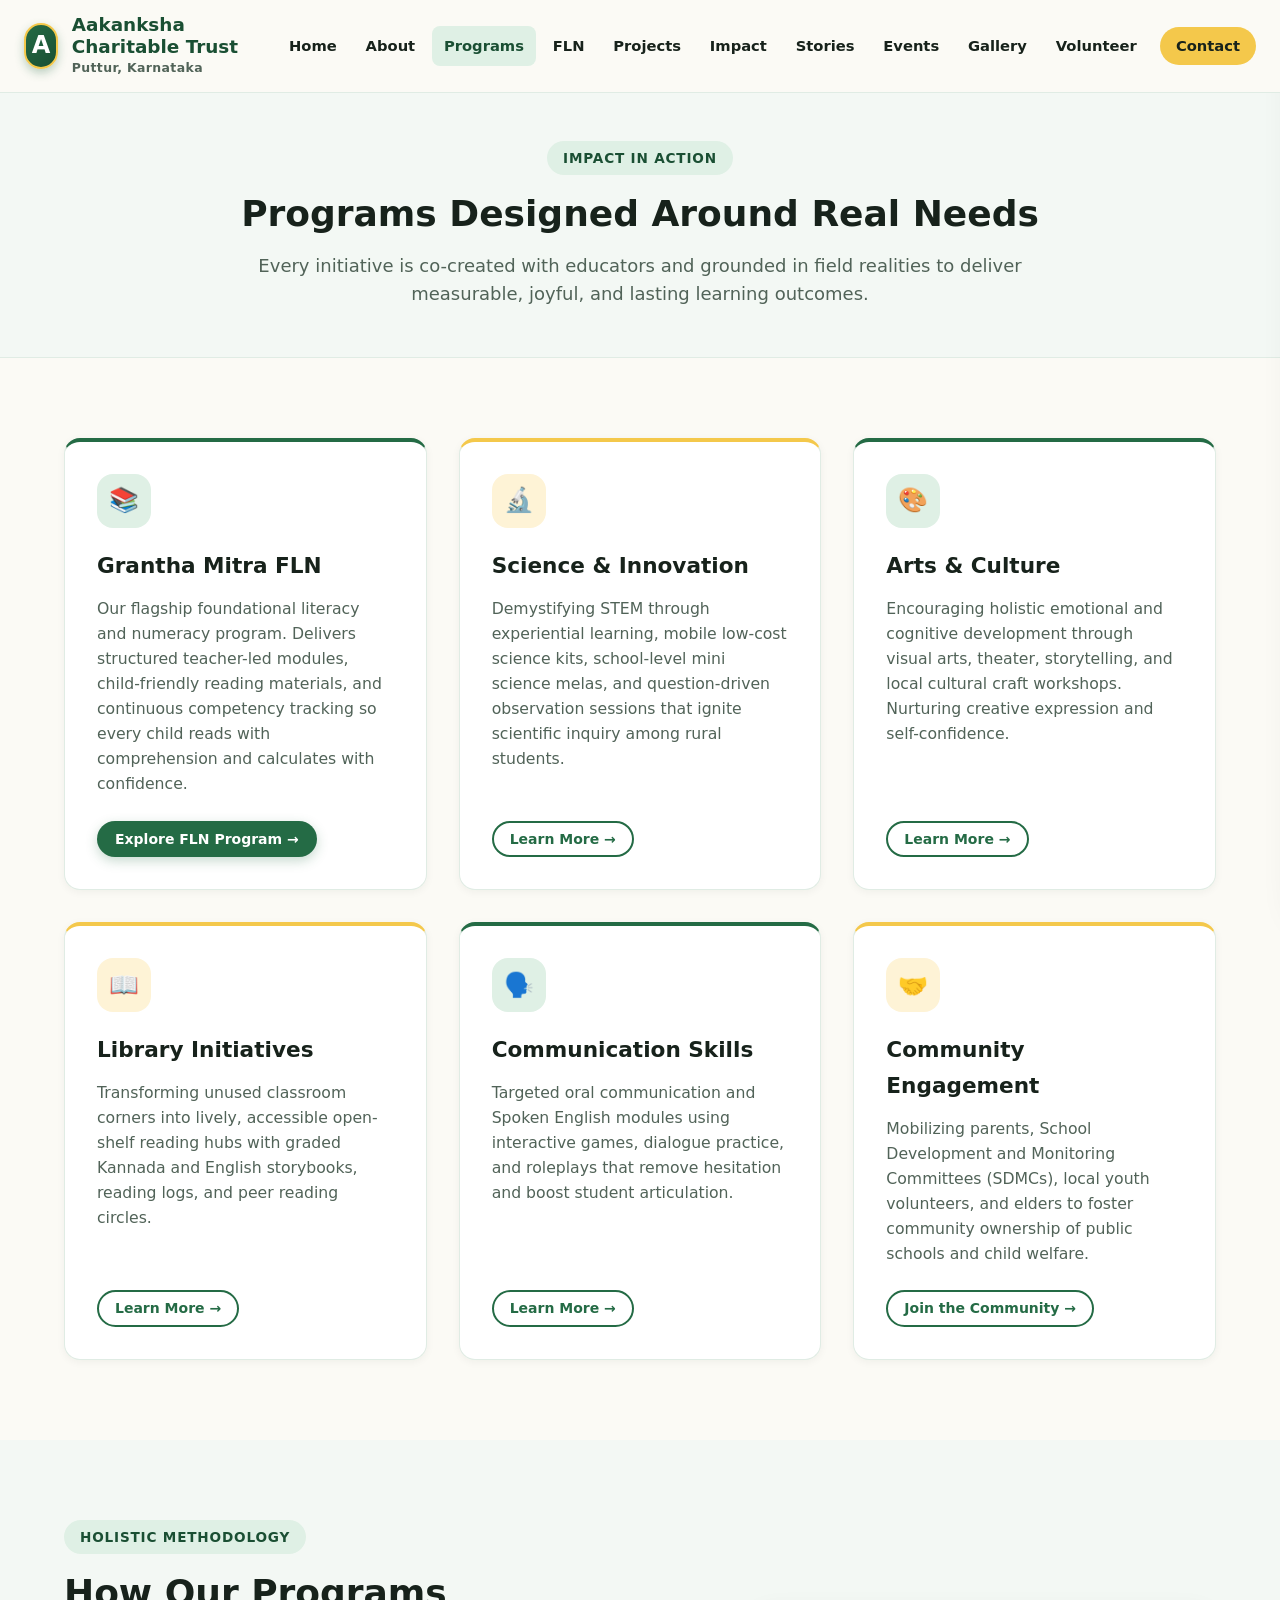
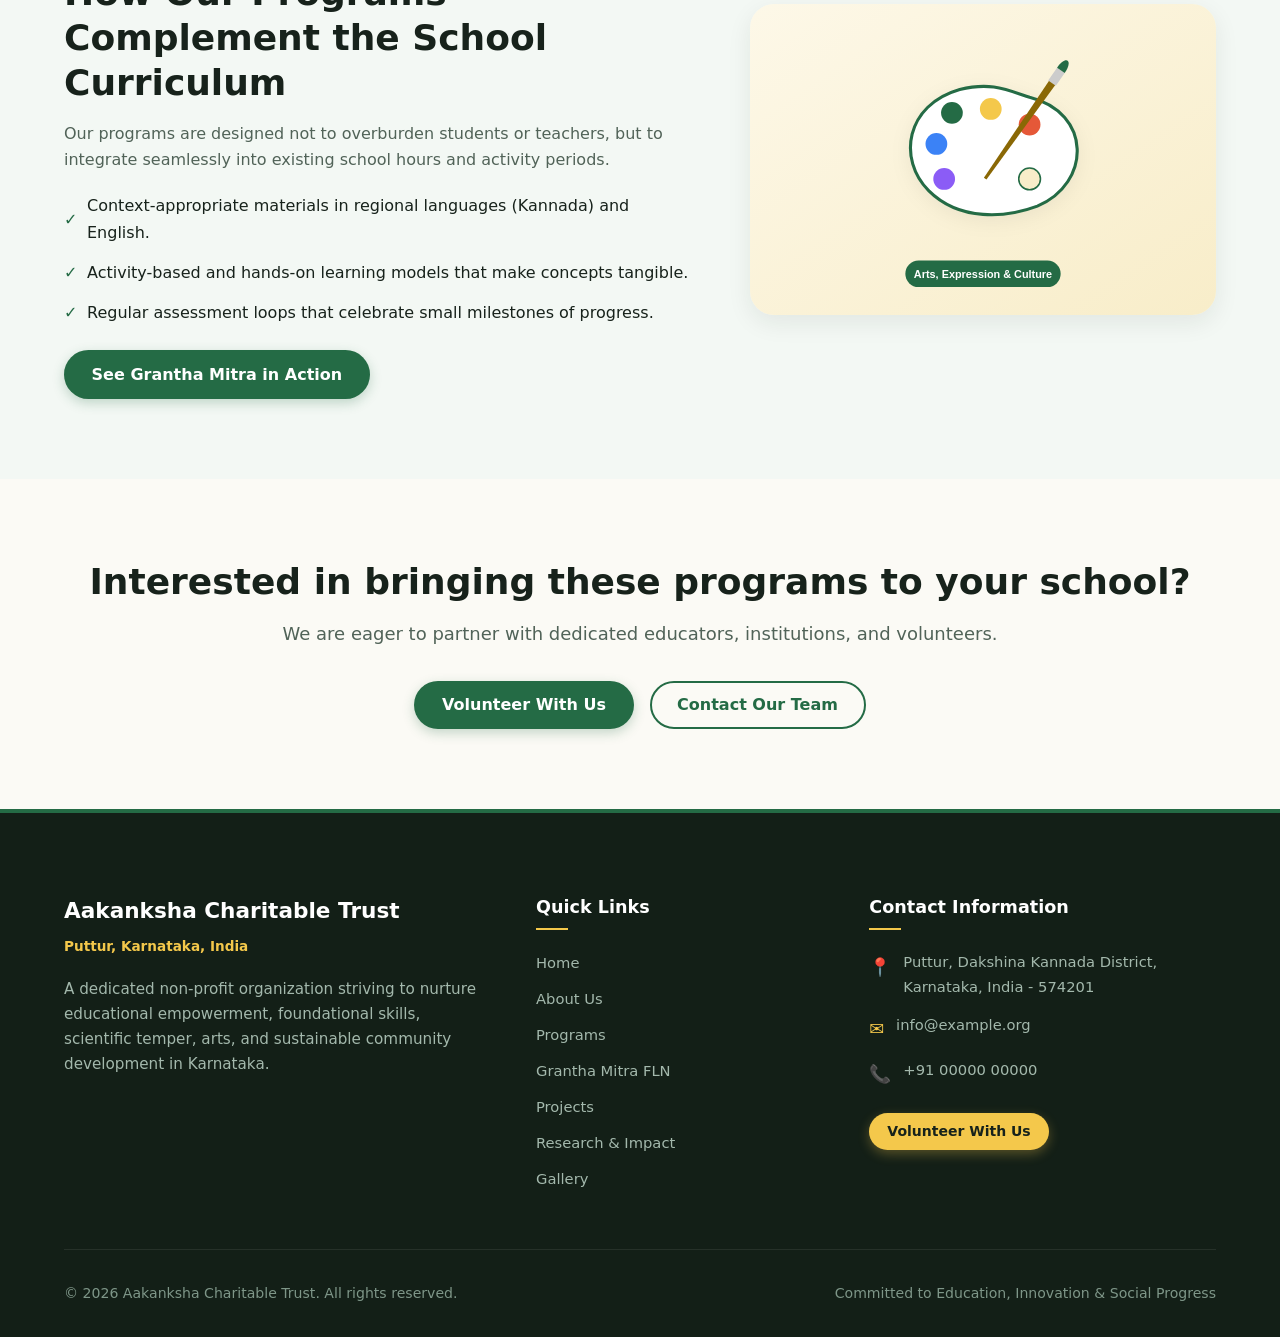
<file: programs.html>
<!DOCTYPE html>
<html lang="en">
<head>
  <meta charset="UTF-8">
  <meta name="viewport" content="width=device-width, initial-scale=1.0">
  <title>Our Programs | Aakanksha Charitable Trust</title>
  <meta name="description" content="Explore programs designed around real needs: Grantha Mitra FLN, Science & Innovation, Arts & Culture, Library Initiatives, Communication Skills, and Community Engagement.">
  <link rel="stylesheet" href="css/style.css">
</head>
<body>

  <!-- Site Header -->
  <header class="site-header">
    <div class="header-container">
      <a href="index.html" class="brand" aria-label="Aakanksha Charitable Trust Home">
        <div class="brand-logo" aria-hidden="true">A</div>
        <div class="brand-text">
          <span class="brand-title">Aakanksha Charitable Trust</span>
          <span class="brand-subtitle">Puttur, Karnataka</span>
        </div>
      </a>

      <!-- Desktop Navigation -->
      <nav class="nav-desktop" aria-label="Primary Navigation">
        <a href="index.html" class="nav-link">Home</a>
        <a href="about.html" class="nav-link">About</a>
        <a href="programs.html" class="nav-link">Programs</a>
        <a href="fln.html" class="nav-link">FLN</a>
        <a href="projects.html" class="nav-link">Projects</a>
        <a href="research.html" class="nav-link">Impact</a>
        <a href="success-stories.html" class="nav-link">Stories</a>
        <a href="events.html" class="nav-link">Events</a>
        <a href="gallery.html" class="nav-link">Gallery</a>
        <a href="volunteer.html" class="nav-link">Volunteer</a>
        <a href="contact.html" class="nav-link btn-nav">Contact</a>
      </nav>

      <!-- Mobile Hamburger Button -->
      <button class="menu-toggle" aria-label="Toggle navigation menu" aria-expanded="false">
        <span class="hamburger-box">
          <span class="hamburger-inner"></span>
        </span>
      </button>
    </div>
  </header>

  <!-- Mobile Drawer Menu -->
  <div class="nav-mobile-overlay" aria-hidden="true"></div>
  <nav class="nav-mobile-drawer" aria-label="Mobile Navigation">
    <a href="index.html" class="nav-link">Home</a>
    <a href="about.html" class="nav-link">About</a>
    <a href="programs.html" class="nav-link">Programs</a>
    <a href="fln.html" class="nav-link">FLN</a>
    <a href="projects.html" class="nav-link">Projects</a>
    <a href="research.html" class="nav-link">Impact</a>
    <a href="success-stories.html" class="nav-link">Stories</a>
    <a href="events.html" class="nav-link">Events</a>
    <a href="gallery.html" class="nav-link">Gallery</a>
    <a href="volunteer.html" class="nav-link">Volunteer</a>
    <a href="contact.html" class="nav-link btn-nav">Contact</a>
  </nav>

  <main>
    <!-- Page Header Banner -->
    <section class="section-sm section-alt" style="border-bottom: 1px solid var(--color-border);">
      <div class="container text-center">
        <span class="section-tag">Impact in Action</span>
        <h1 class="section-title">Programs Designed Around Real Needs</h1>
        <p class="section-subtitle" style="max-width: 780px; margin: 0 auto;">
          Every initiative is co-created with educators and grounded in field realities to deliver measurable, joyful, and lasting learning outcomes.
        </p>
      </div>
    </section>

    <!-- Six Programs Grid -->
    <section class="section">
      <div class="container">
        <div class="cards-grid-3">
          
          <!-- Program 1: Grantha Mitra FLN -->
          <div class="card" style="border-top: 4px solid var(--color-primary);">
            <div class="card-icon" aria-hidden="true">📚</div>
            <h2 class="card-title">Grantha Mitra FLN</h2>
            <p class="card-text">
              Our flagship foundational literacy and numeracy program. Delivers structured teacher-led modules, child-friendly reading materials, and continuous competency tracking so every child reads with comprehension and calculates with confidence.
            </p>
            <div style="margin-top: auto;">
              <a href="fln.html" class="btn btn-primary btn-sm">Explore FLN Program &rarr;</a>
            </div>
          </div>

          <!-- Program 2: Science & Innovation -->
          <div class="card" style="border-top: 4px solid var(--color-accent);">
            <div class="card-icon" style="background-color: #FEF3D6; color: #8A6805;" aria-hidden="true">🔬</div>
            <h2 class="card-title">Science &amp; Innovation</h2>
            <p class="card-text">
              Demystifying STEM through experiential learning, mobile low-cost science kits, school-level mini science melas, and question-driven observation sessions that ignite scientific inquiry among rural students.
            </p>
            <div style="margin-top: auto;">
              <a href="projects.html" class="btn btn-outline btn-sm">Learn More &rarr;</a>
            </div>
          </div>

          <!-- Program 3: Arts & Culture -->
          <div class="card" style="border-top: 4px solid var(--color-primary);">
            <div class="card-icon" aria-hidden="true">🎨</div>
            <h2 class="card-title">Arts &amp; Culture</h2>
            <p class="card-text">
              Encouraging holistic emotional and cognitive development through visual arts, theater, storytelling, and local cultural craft workshops. Nurturing creative expression and self-confidence.
            </p>
            <div style="margin-top: auto;">
              <a href="projects.html" class="btn btn-outline btn-sm">Learn More &rarr;</a>
            </div>
          </div>

          <!-- Program 4: Library Initiatives -->
          <div class="card" style="border-top: 4px solid var(--color-accent);">
            <div class="card-icon" style="background-color: #FEF3D6; color: #8A6805;" aria-hidden="true">📖</div>
            <h2 class="card-title">Library Initiatives</h2>
            <p class="card-text">
              Transforming unused classroom corners into lively, accessible open-shelf reading hubs with graded Kannada and English storybooks, reading logs, and peer reading circles.
            </p>
            <div style="margin-top: auto;">
              <a href="projects.html" class="btn btn-outline btn-sm">Learn More &rarr;</a>
            </div>
          </div>

          <!-- Program 5: Communication Skills -->
          <div class="card" style="border-top: 4px solid var(--color-primary);">
            <div class="card-icon" aria-hidden="true">🗣️</div>
            <h2 class="card-title">Communication Skills</h2>
            <p class="card-text">
              Targeted oral communication and Spoken English modules using interactive games, dialogue practice, and roleplays that remove hesitation and boost student articulation.
            </p>
            <div style="margin-top: auto;">
              <a href="projects.html" class="btn btn-outline btn-sm">Learn More &rarr;</a>
            </div>
          </div>

          <!-- Program 6: Community Engagement -->
          <div class="card" style="border-top: 4px solid var(--color-accent);">
            <div class="card-icon" style="background-color: #FEF3D6; color: #8A6805;" aria-hidden="true">🤝</div>
            <h2 class="card-title">Community Engagement</h2>
            <p class="card-text">
              Mobilizing parents, School Development and Monitoring Committees (SDMCs), local youth volunteers, and elders to foster community ownership of public schools and child welfare.
            </p>
            <div style="margin-top: auto;">
              <a href="volunteer.html" class="btn btn-outline btn-sm">Join the Community &rarr;</a>
            </div>
          </div>

        </div>
      </div>
    </section>

    <!-- Program Highlights Showcase -->
    <section class="section section-alt">
      <div class="container">
        <div class="hero-grid" style="align-items: center;">
          <div>
            <span class="section-tag">Holistic Methodology</span>
            <h2 class="section-title">How Our Programs Complement the School Curriculum</h2>
            <p style="color: var(--color-text-muted); margin-bottom: 1.25rem;">
              Our programs are designed not to overburden students or teachers, but to integrate seamlessly into existing school hours and activity periods.
            </p>
            <ul style="display: flex; flex-direction: column; gap: 0.85rem; margin-bottom: 1.5rem;">
              <li style="display: flex; align-items: center; gap: 0.6rem;">
                <span style="color: var(--color-primary); font-weight: 800;">✓</span>
                <span>Context-appropriate materials in regional languages (Kannada) and English.</span>
              </li>
              <li style="display: flex; align-items: center; gap: 0.6rem;">
                <span style="color: var(--color-primary); font-weight: 800;">✓</span>
                <span>Activity-based and hands-on learning models that make concepts tangible.</span>
              </li>
              <li style="display: flex; align-items: center; gap: 0.6rem;">
                <span style="color: var(--color-primary); font-weight: 800;">✓</span>
                <span>Regular assessment loops that celebrate small milestones of progress.</span>
              </li>
            </ul>
            <a href="fln.html" class="btn btn-primary">See Grantha Mitra in Action</a>
          </div>
          <div>
            <img src="images/arts.svg" alt="Arts and Cultural Learning" style="border-radius: var(--radius-lg); box-shadow: var(--shadow-md);">
          </div>
        </div>
      </div>
    </section>

    <!-- Get Involved CTA -->
    <section class="section text-center">
      <div class="container">
        <h2 class="section-title">Interested in bringing these programs to your school?</h2>
        <p class="section-subtitle" style="margin-bottom: 2rem;">We are eager to partner with dedicated educators, institutions, and volunteers.</p>
        <div style="display: flex; gap: 1rem; justify-content: center; flex-wrap: wrap;">
          <a href="volunteer.html" class="btn btn-primary">Volunteer With Us</a>
          <a href="contact.html" class="btn btn-outline">Contact Our Team</a>
        </div>
      </div>
    </section>
  </main>

  <!-- Common Footer -->
  <footer class="site-footer">
    <div class="container">
      <div class="footer-grid">
        <div>
          <h3 class="footer-brand-title">Aakanksha Charitable Trust</h3>
          <div class="footer-brand-subtitle">Puttur, Karnataka, India</div>
          <p class="footer-desc">
            A dedicated non-profit organization striving to nurture educational empowerment, foundational skills, scientific temper, arts, and sustainable community development in Karnataka.
          </p>
        </div>
        <div>
          <h4 class="footer-heading">Quick Links</h4>
          <ul class="footer-links">
            <li><a href="index.html">Home</a></li>
            <li><a href="about.html">About Us</a></li>
            <li><a href="programs.html">Programs</a></li>
            <li><a href="fln.html">Grantha Mitra FLN</a></li>
            <li><a href="projects.html">Projects</a></li>
            <li><a href="research.html">Research &amp; Impact</a></li>
            <li><a href="gallery.html">Gallery</a></li>
          </ul>
        </div>
        <div>
          <h4 class="footer-heading">Contact Information</h4>
          <div class="footer-contact-list">
            <div class="footer-contact-item">
              <span class="icon">📍</span>
              <span>Puttur, Dakshina Kannada District, Karnataka, India - 574201</span>
            </div>
            <div class="footer-contact-item">
              <span class="icon">✉️</span>
              <span><a href="mailto:info@example.org" style="color: inherit;">info@example.org</a></span>
            </div>
            <div class="footer-contact-item">
              <span class="icon">📞</span>
              <span><a href="tel:+910000000000" style="color: inherit;">+91 00000 00000</a></span>
            </div>
          </div>
          <div style="margin-top: 1.5rem;">
            <a href="volunteer.html" class="btn btn-accent btn-sm">Volunteer With Us</a>
          </div>
        </div>
      </div>
      <div class="footer-bottom">
        <div>&copy; 2026 Aakanksha Charitable Trust. All rights reserved.</div>
        <div>Committed to Education, Innovation &amp; Social Progress</div>
      </div>
    </div>
  </footer>

  <script src="js/script.js"></script>
</body>
</html>
</file>
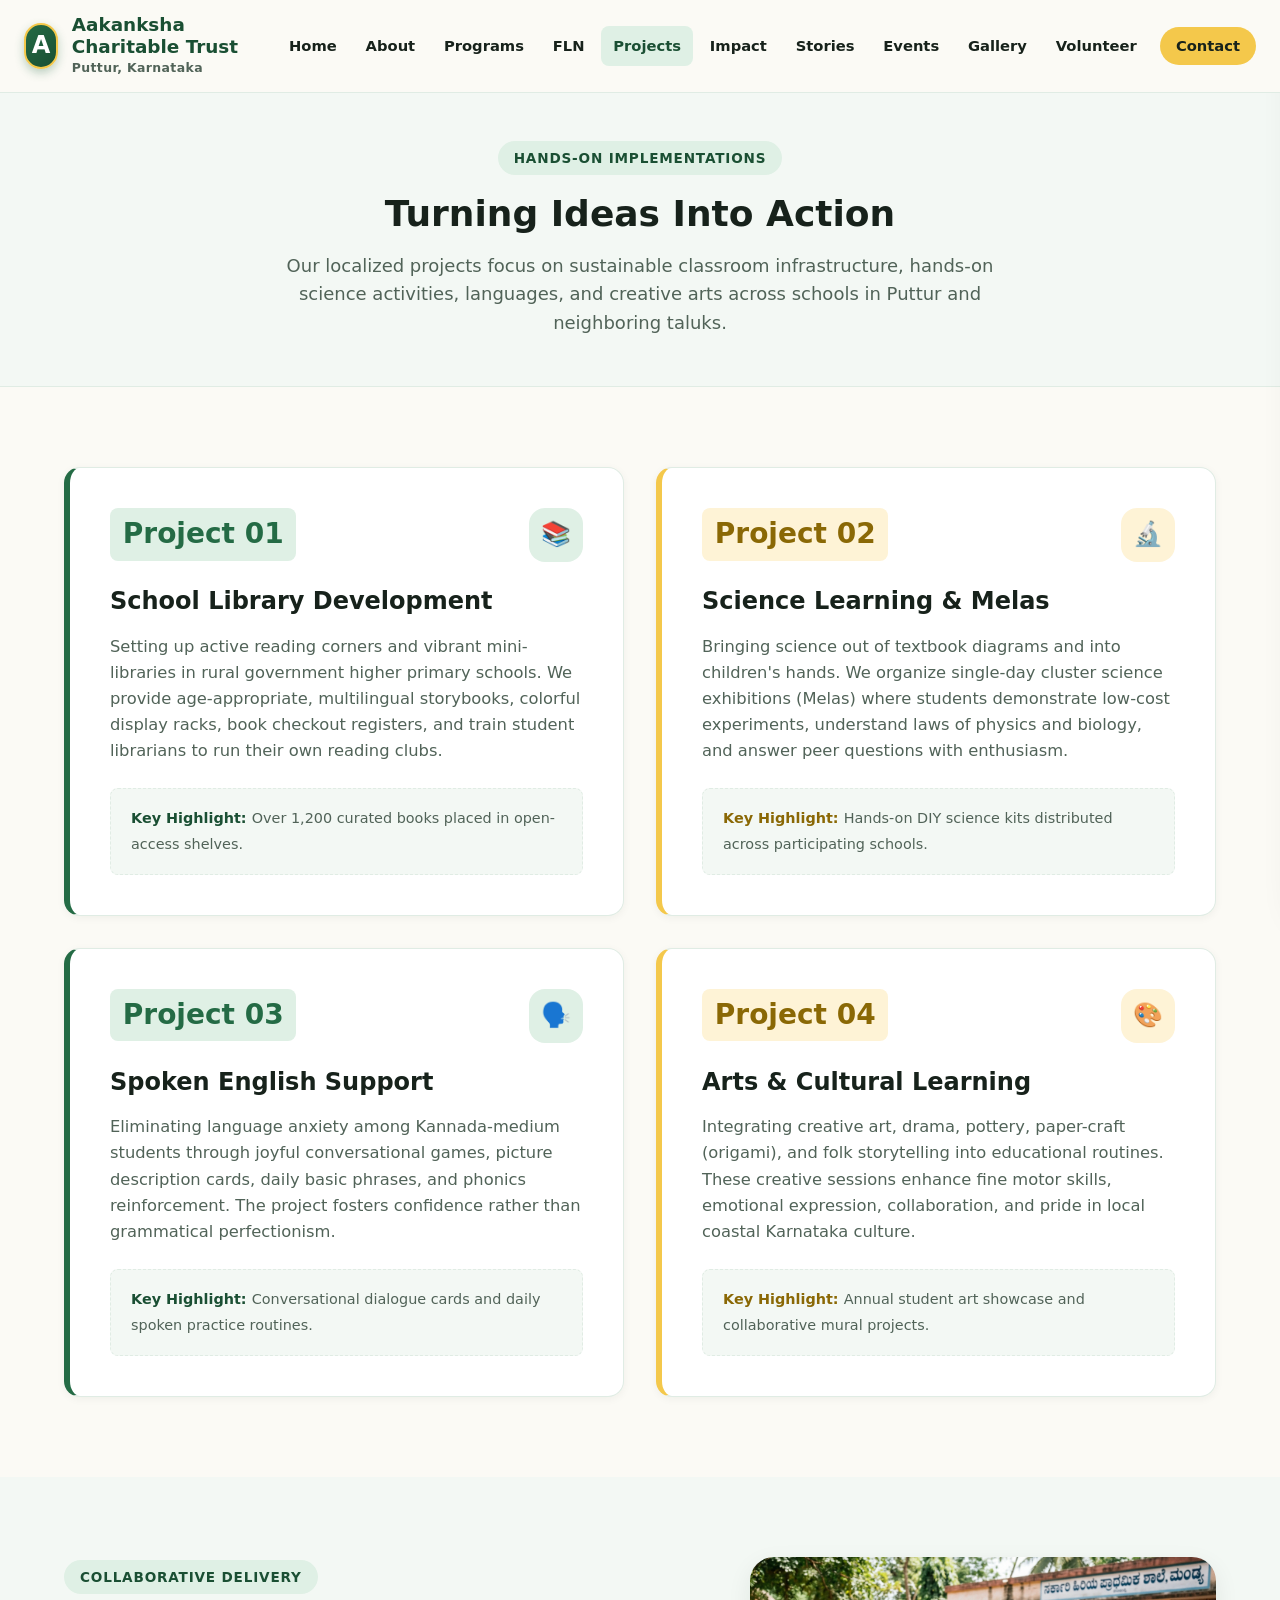
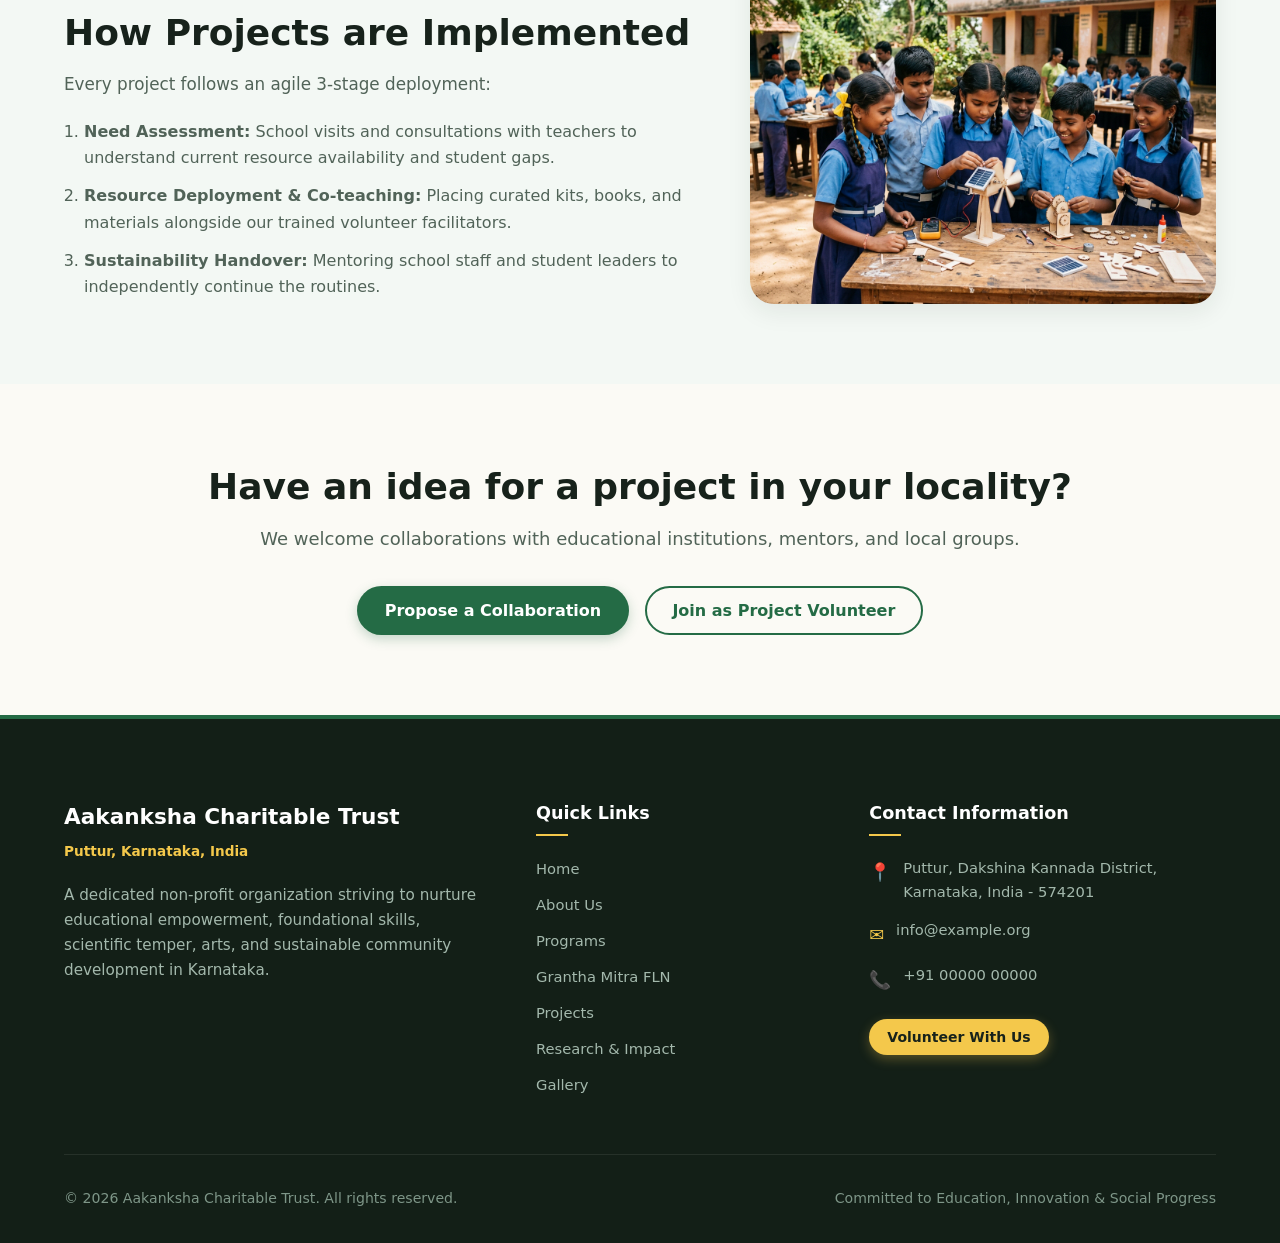
<file: projects.html>
<!DOCTYPE html>
<html lang="en">
<head>
  <meta charset="UTF-8">
  <meta name="viewport" content="width=device-width, initial-scale=1.0">
  <title>Projects | Aakanksha Charitable Trust</title>
  <meta name="description" content="Explore targeted educational projects by Aakanksha Charitable Trust: School Library Development, Science Melas, Spoken English, and Arts & Cultural Learning.">
  <link rel="stylesheet" href="css/style.css">
</head>
<body>

  <!-- Site Header -->
  <header class="site-header">
    <div class="header-container">
      <a href="index.html" class="brand" aria-label="Aakanksha Charitable Trust Home">
        <div class="brand-logo" aria-hidden="true">A</div>
        <div class="brand-text">
          <span class="brand-title">Aakanksha Charitable Trust</span>
          <span class="brand-subtitle">Puttur, Karnataka</span>
        </div>
      </a>

      <!-- Desktop Navigation -->
      <nav class="nav-desktop" aria-label="Primary Navigation">
        <a href="index.html" class="nav-link">Home</a>
        <a href="about.html" class="nav-link">About</a>
        <a href="programs.html" class="nav-link">Programs</a>
        <a href="fln.html" class="nav-link">FLN</a>
        <a href="projects.html" class="nav-link">Projects</a>
        <a href="research.html" class="nav-link">Impact</a>
        <a href="success-stories.html" class="nav-link">Stories</a>
        <a href="events.html" class="nav-link">Events</a>
        <a href="gallery.html" class="nav-link">Gallery</a>
        <a href="volunteer.html" class="nav-link">Volunteer</a>
        <a href="contact.html" class="nav-link btn-nav">Contact</a>
      </nav>

      <!-- Mobile Hamburger Button -->
      <button class="menu-toggle" aria-label="Toggle navigation menu" aria-expanded="false">
        <span class="hamburger-box">
          <span class="hamburger-inner"></span>
        </span>
      </button>
    </div>
  </header>

  <!-- Mobile Drawer Menu -->
  <div class="nav-mobile-overlay" aria-hidden="true"></div>
  <nav class="nav-mobile-drawer" aria-label="Mobile Navigation">
    <a href="index.html" class="nav-link">Home</a>
    <a href="about.html" class="nav-link">About</a>
    <a href="programs.html" class="nav-link">Programs</a>
    <a href="fln.html" class="nav-link">FLN</a>
    <a href="projects.html" class="nav-link">Projects</a>
    <a href="research.html" class="nav-link">Impact</a>
    <a href="success-stories.html" class="nav-link">Stories</a>
    <a href="events.html" class="nav-link">Events</a>
    <a href="gallery.html" class="nav-link">Gallery</a>
    <a href="volunteer.html" class="nav-link">Volunteer</a>
    <a href="contact.html" class="nav-link btn-nav">Contact</a>
  </nav>

  <main>
    <!-- Page Header Banner -->
    <section class="section-sm section-alt" style="border-bottom: 1px solid var(--color-border);">
      <div class="container text-center">
        <span class="section-tag">Hands-On Implementations</span>
        <h1 class="section-title">Turning Ideas Into Action</h1>
        <p class="section-subtitle" style="max-width: 780px; margin: 0 auto;">
          Our localized projects focus on sustainable classroom infrastructure, hands-on science activities, languages, and creative arts across schools in Puttur and neighboring taluks.
        </p>
      </div>
    </section>

    <!-- Projects Grid -->
    <section class="section">
      <div class="container">
        <div class="cards-grid-2">

          <!-- Project 01: School Library Development -->
          <div class="card" style="padding: 2.5rem; border-left: 6px solid var(--color-primary);">
            <div style="display: flex; justify-content: space-between; align-items: flex-start; margin-bottom: 1.25rem;">
              <span class="step-number" style="margin: 0;">Project 01</span>
              <div class="card-icon" style="margin: 0;" aria-hidden="true">📚</div>
            </div>
            <h2 class="card-title" style="font-size: 1.5rem;">School Library Development</h2>
            <p class="card-text" style="font-size: 1.02rem;">
              Setting up active reading corners and vibrant mini-libraries in rural government higher primary schools. We provide age-appropriate, multilingual storybooks, colorful display racks, book checkout registers, and train student librarians to run their own reading clubs.
            </p>
            <div style="background-color: var(--color-surface-subtle); padding: 1rem 1.25rem; border-radius: var(--radius-sm); border: 1px dashed var(--color-border);">
              <span style="font-weight: 700; color: var(--color-primary-dark); font-size: 0.9rem;">Key Highlight:</span>
              <span style="font-size: 0.9rem; color: var(--color-text-muted);"> Over 1,200 curated books placed in open-access shelves.</span>
            </div>
          </div>

          <!-- Project 02: Science Learning & Melas -->
          <div class="card" style="padding: 2.5rem; border-left: 6px solid var(--color-accent);">
            <div style="display: flex; justify-content: space-between; align-items: flex-start; margin-bottom: 1.25rem;">
              <span class="step-number" style="margin: 0; background-color: #FEF3D6; color: #8A6805;">Project 02</span>
              <div class="card-icon" style="margin: 0; background-color: #FEF3D6; color: #8A6805;" aria-hidden="true">🔬</div>
            </div>
            <h2 class="card-title" style="font-size: 1.5rem;">Science Learning &amp; Melas</h2>
            <p class="card-text" style="font-size: 1.02rem;">
              Bringing science out of textbook diagrams and into children's hands. We organize single-day cluster science exhibitions (Melas) where students demonstrate low-cost experiments, understand laws of physics and biology, and answer peer questions with enthusiasm.
            </p>
            <div style="background-color: var(--color-surface-subtle); padding: 1rem 1.25rem; border-radius: var(--radius-sm); border: 1px dashed var(--color-border);">
              <span style="font-weight: 700; color: #8A6805; font-size: 0.9rem;">Key Highlight:</span>
              <span style="font-size: 0.9rem; color: var(--color-text-muted);"> Hands-on DIY science kits distributed across participating schools.</span>
            </div>
          </div>

          <!-- Project 03: Spoken English Support -->
          <div class="card" style="padding: 2.5rem; border-left: 6px solid var(--color-primary);">
            <div style="display: flex; justify-content: space-between; align-items: flex-start; margin-bottom: 1.25rem;">
              <span class="step-number" style="margin: 0;">Project 03</span>
              <div class="card-icon" style="margin: 0;" aria-hidden="true">🗣️</div>
            </div>
            <h2 class="card-title" style="font-size: 1.5rem;">Spoken English Support</h2>
            <p class="card-text" style="font-size: 1.02rem;">
              Eliminating language anxiety among Kannada-medium students through joyful conversational games, picture description cards, daily basic phrases, and phonics reinforcement. The project fosters confidence rather than grammatical perfectionism.
            </p>
            <div style="background-color: var(--color-surface-subtle); padding: 1rem 1.25rem; border-radius: var(--radius-sm); border: 1px dashed var(--color-border);">
              <span style="font-weight: 700; color: var(--color-primary-dark); font-size: 0.9rem;">Key Highlight:</span>
              <span style="font-size: 0.9rem; color: var(--color-text-muted);"> Conversational dialogue cards and daily spoken practice routines.</span>
            </div>
          </div>

          <!-- Project 04: Arts & Cultural Learning -->
          <div class="card" style="padding: 2.5rem; border-left: 6px solid var(--color-accent);">
            <div style="display: flex; justify-content: space-between; align-items: flex-start; margin-bottom: 1.25rem;">
              <span class="step-number" style="margin: 0; background-color: #FEF3D6; color: #8A6805;">Project 04</span>
              <div class="card-icon" style="margin: 0; background-color: #FEF3D6; color: #8A6805;" aria-hidden="true">🎨</div>
            </div>
            <h2 class="card-title" style="font-size: 1.5rem;">Arts &amp; Cultural Learning</h2>
            <p class="card-text" style="font-size: 1.02rem;">
              Integrating creative art, drama, pottery, paper-craft (origami), and folk storytelling into educational routines. These creative sessions enhance fine motor skills, emotional expression, collaboration, and pride in local coastal Karnataka culture.
            </p>
            <div style="background-color: var(--color-surface-subtle); padding: 1rem 1.25rem; border-radius: var(--radius-sm); border: 1px dashed var(--color-border);">
              <span style="font-weight: 700; color: #8A6805; font-size: 0.9rem;">Key Highlight:</span>
              <span style="font-size: 0.9rem; color: var(--color-text-muted);"> Annual student art showcase and collaborative mural projects.</span>
            </div>
          </div>

        </div>
      </div>
    </section>

    <!-- Project Execution Model -->
    <section class="section section-alt">
      <div class="container">
        <div class="hero-grid" style="align-items: center;">
          <div>
            <span class="section-tag">Collaborative Delivery</span>
            <h2 class="section-title">How Projects are Implemented</h2>
            <p style="color: var(--color-text-muted); font-size: 1.05rem; margin-bottom: 1.25rem;">
              Every project follows an agile 3-stage deployment:
            </p>
            <ol style="margin-left: 1.25rem; color: var(--color-text-muted); display: flex; flex-direction: column; gap: 0.75rem;">
              <li><strong>Need Assessment:</strong> School visits and consultations with teachers to understand current resource availability and student gaps.</li>
              <li><strong>Resource Deployment &amp; Co-teaching:</strong> Placing curated kits, books, and materials alongside our trained volunteer facilitators.</li>
              <li><strong>Sustainability Handover:</strong> Mentoring school staff and student leaders to independently continue the routines.</li>
            </ol>
          </div>
          <div>
            <img src="images/gallery_solar_science.jpg" alt="Hands-on Solar and STEM Model Making Workshop" style="border-radius: var(--radius-lg); box-shadow: var(--shadow-md); width: 100%; object-fit: cover; max-height: 380px;">
          </div>
        </div>
      </div>
    </section>

    <!-- CTA Section -->
    <section class="section text-center">
      <div class="container">
        <h2 class="section-title">Have an idea for a project in your locality?</h2>
        <p class="section-subtitle" style="margin-bottom: 2rem;">We welcome collaborations with educational institutions, mentors, and local groups.</p>
        <div style="display: flex; gap: 1rem; justify-content: center; flex-wrap: wrap;">
          <a href="contact.html" class="btn btn-primary">Propose a Collaboration</a>
          <a href="volunteer.html" class="btn btn-outline">Join as Project Volunteer</a>
        </div>
      </div>
    </section>
  </main>

  <!-- Common Footer -->
  <footer class="site-footer">
    <div class="container">
      <div class="footer-grid">
        <div>
          <h3 class="footer-brand-title">Aakanksha Charitable Trust</h3>
          <div class="footer-brand-subtitle">Puttur, Karnataka, India</div>
          <p class="footer-desc">
            A dedicated non-profit organization striving to nurture educational empowerment, foundational skills, scientific temper, arts, and sustainable community development in Karnataka.
          </p>
        </div>
        <div>
          <h4 class="footer-heading">Quick Links</h4>
          <ul class="footer-links">
            <li><a href="index.html">Home</a></li>
            <li><a href="about.html">About Us</a></li>
            <li><a href="programs.html">Programs</a></li>
            <li><a href="fln.html">Grantha Mitra FLN</a></li>
            <li><a href="projects.html">Projects</a></li>
            <li><a href="research.html">Research &amp; Impact</a></li>
            <li><a href="gallery.html">Gallery</a></li>
          </ul>
        </div>
        <div>
          <h4 class="footer-heading">Contact Information</h4>
          <div class="footer-contact-list">
            <div class="footer-contact-item">
              <span class="icon">📍</span>
              <span>Puttur, Dakshina Kannada District, Karnataka, India - 574201</span>
            </div>
            <div class="footer-contact-item">
              <span class="icon">✉️</span>
              <span><a href="mailto:info@example.org" style="color: inherit;">info@example.org</a></span>
            </div>
            <div class="footer-contact-item">
              <span class="icon">📞</span>
              <span><a href="tel:+910000000000" style="color: inherit;">+91 00000 00000</a></span>
            </div>
          </div>
          <div style="margin-top: 1.5rem;">
            <a href="volunteer.html" class="btn btn-accent btn-sm">Volunteer With Us</a>
          </div>
        </div>
      </div>
      <div class="footer-bottom">
        <div>&copy; 2026 Aakanksha Charitable Trust. All rights reserved.</div>
        <div>Committed to Education, Innovation &amp; Social Progress</div>
      </div>
    </div>
  </footer>

  <script src="js/script.js"></script>
</body>
</html>
</file>
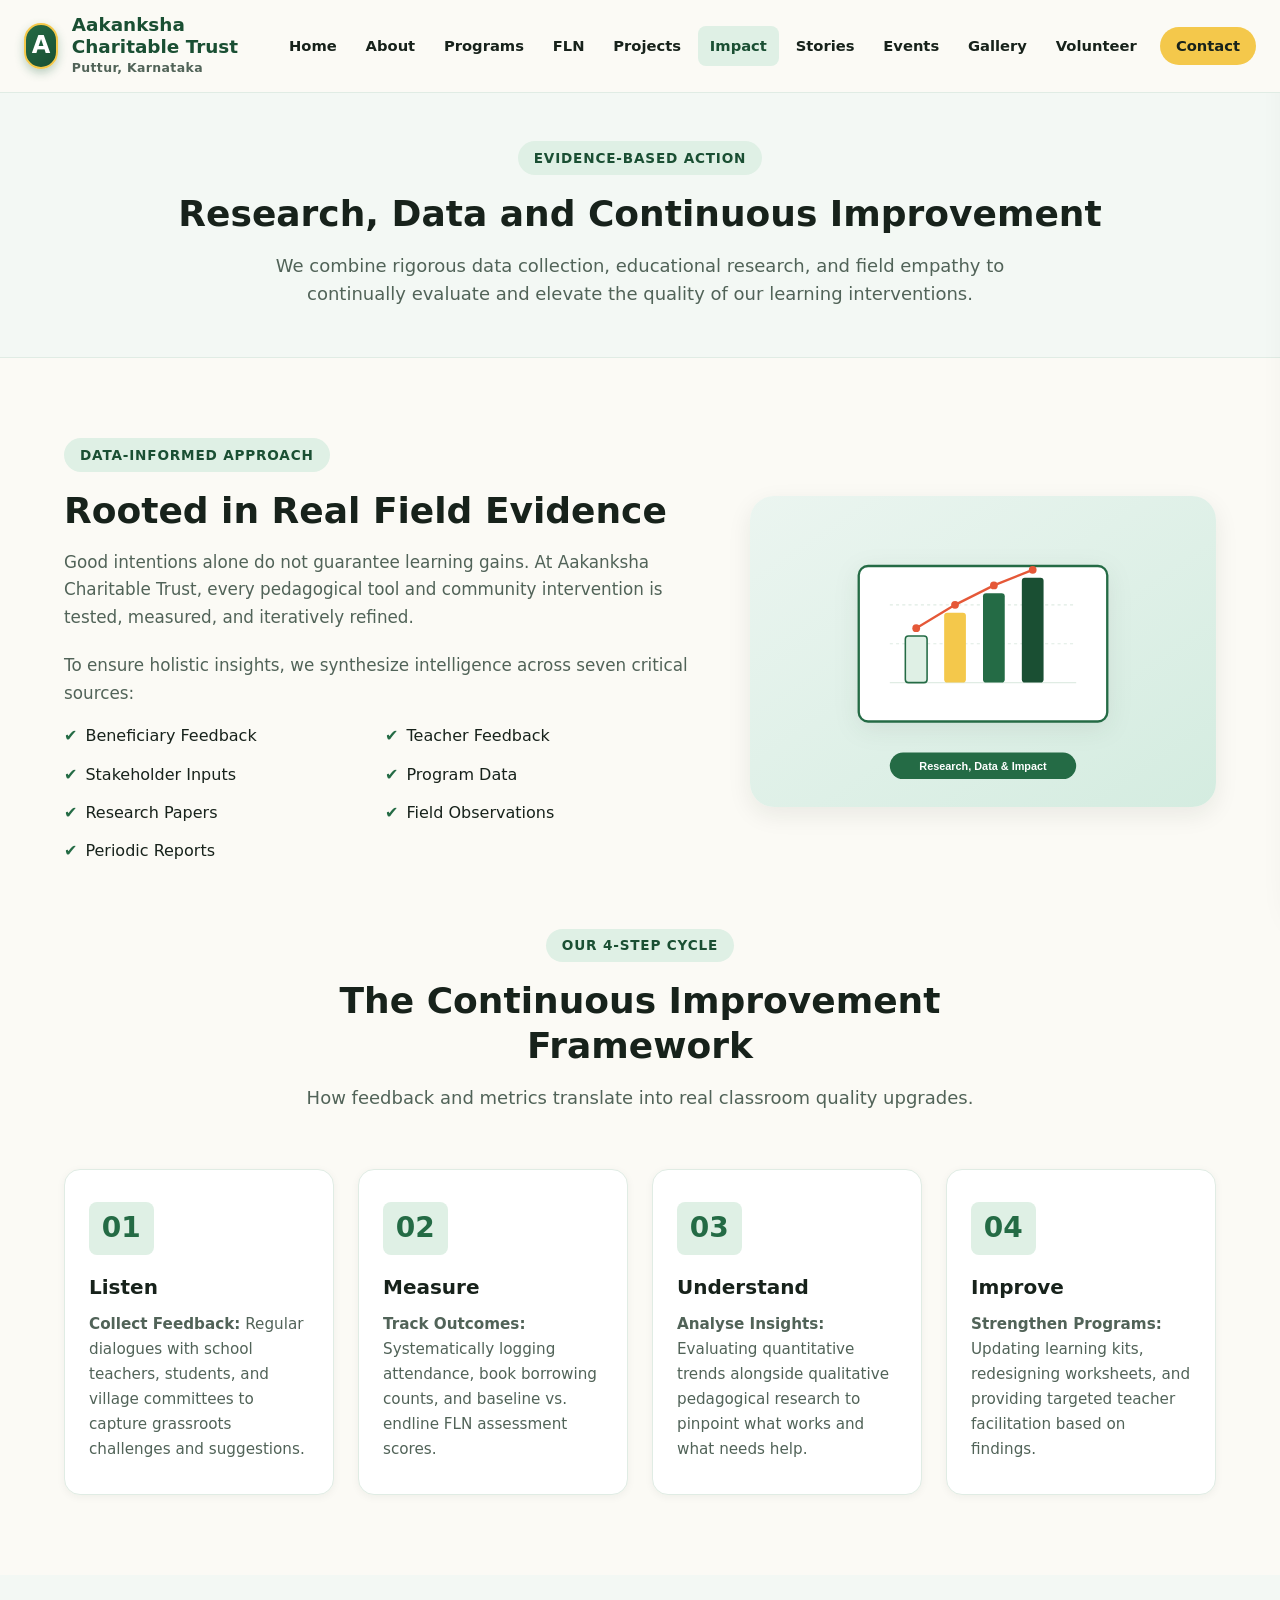
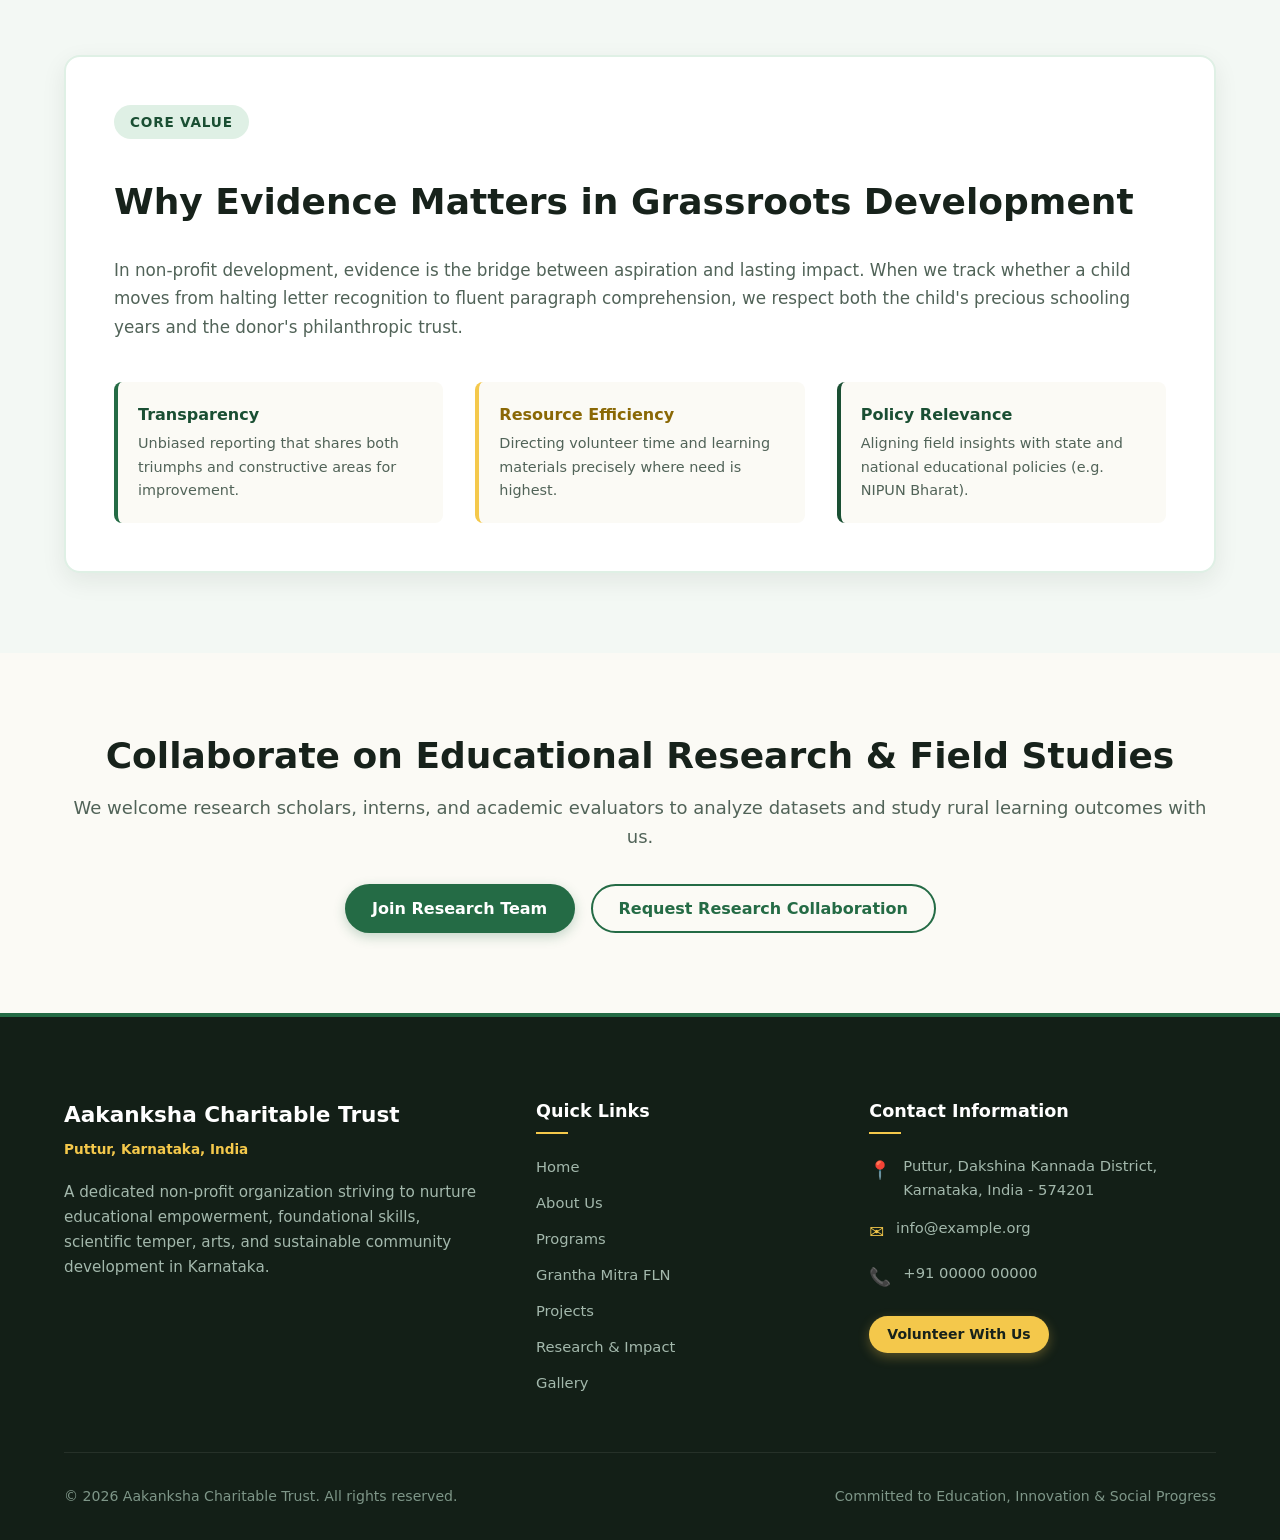
<file: research.html>
<!DOCTYPE html>
<html lang="en">
<head>
  <meta charset="UTF-8">
  <meta name="viewport" content="width=device-width, initial-scale=1.0">
  <title>Research &amp; Impact | Aakanksha Charitable Trust</title>
  <meta name="description" content="Research, data, and continuous improvement framework at Aakanksha Charitable Trust: measuring learning gains and grounding education programs in field evidence.">
  <link rel="stylesheet" href="css/style.css">
</head>
<body>

  <!-- Site Header -->
  <header class="site-header">
    <div class="header-container">
      <a href="index.html" class="brand" aria-label="Aakanksha Charitable Trust Home">
        <div class="brand-logo" aria-hidden="true">A</div>
        <div class="brand-text">
          <span class="brand-title">Aakanksha Charitable Trust</span>
          <span class="brand-subtitle">Puttur, Karnataka</span>
        </div>
      </a>

      <!-- Desktop Navigation -->
      <nav class="nav-desktop" aria-label="Primary Navigation">
        <a href="index.html" class="nav-link">Home</a>
        <a href="about.html" class="nav-link">About</a>
        <a href="programs.html" class="nav-link">Programs</a>
        <a href="fln.html" class="nav-link">FLN</a>
        <a href="projects.html" class="nav-link">Projects</a>
        <a href="research.html" class="nav-link">Impact</a>
        <a href="success-stories.html" class="nav-link">Stories</a>
        <a href="events.html" class="nav-link">Events</a>
        <a href="gallery.html" class="nav-link">Gallery</a>
        <a href="volunteer.html" class="nav-link">Volunteer</a>
        <a href="contact.html" class="nav-link btn-nav">Contact</a>
      </nav>

      <!-- Mobile Hamburger Button -->
      <button class="menu-toggle" aria-label="Toggle navigation menu" aria-expanded="false">
        <span class="hamburger-box">
          <span class="hamburger-inner"></span>
        </span>
      </button>
    </div>
  </header>

  <!-- Mobile Drawer Menu -->
  <div class="nav-mobile-overlay" aria-hidden="true"></div>
  <nav class="nav-mobile-drawer" aria-label="Mobile Navigation">
    <a href="index.html" class="nav-link">Home</a>
    <a href="about.html" class="nav-link">About</a>
    <a href="programs.html" class="nav-link">Programs</a>
    <a href="fln.html" class="nav-link">FLN</a>
    <a href="projects.html" class="nav-link">Projects</a>
    <a href="research.html" class="nav-link">Impact</a>
    <a href="success-stories.html" class="nav-link">Stories</a>
    <a href="events.html" class="nav-link">Events</a>
    <a href="gallery.html" class="nav-link">Gallery</a>
    <a href="volunteer.html" class="nav-link">Volunteer</a>
    <a href="contact.html" class="nav-link btn-nav">Contact</a>
  </nav>

  <main>
    <!-- Page Header Banner -->
    <section class="section-sm section-alt" style="border-bottom: 1px solid var(--color-border);">
      <div class="container text-center">
        <span class="section-tag">Evidence-Based Action</span>
        <h1 class="section-title">Research, Data and Continuous Improvement</h1>
        <p class="section-subtitle" style="max-width: 780px; margin: 0 auto;">
          We combine rigorous data collection, educational research, and field empathy to continually evaluate and elevate the quality of our learning interventions.
        </p>
      </div>
    </section>

    <!-- Data Sources Overview -->
    <section class="section">
      <div class="container">
        <div class="hero-grid" style="align-items: center; margin-bottom: 4rem;">
          <div>
            <span class="section-tag">Data-Informed Approach</span>
            <h2 class="section-title">Rooted in Real Field Evidence</h2>
            <p style="color: var(--color-text-muted); font-size: 1.05rem; margin-bottom: 1.25rem;">
              Good intentions alone do not guarantee learning gains. At Aakanksha Charitable Trust, every pedagogical tool and community intervention is tested, measured, and iteratively refined.
            </p>
            <p style="color: var(--color-text-muted); font-size: 1.05rem; margin-bottom: 1rem;">
              To ensure holistic insights, we synthesize intelligence across seven critical sources:
            </p>
            <ul style="display: grid; grid-template-columns: 1fr 1fr; gap: 0.75rem; color: var(--color-text);">
              <li style="display: flex; align-items: center; gap: 0.5rem;"><span style="color: var(--color-primary);">✔</span> Beneficiary Feedback</li>
              <li style="display: flex; align-items: center; gap: 0.5rem;"><span style="color: var(--color-primary);">✔</span> Teacher Feedback</li>
              <li style="display: flex; align-items: center; gap: 0.5rem;"><span style="color: var(--color-primary);">✔</span> Stakeholder Inputs</li>
              <li style="display: flex; align-items: center; gap: 0.5rem;"><span style="color: var(--color-primary);">✔</span> Program Data</li>
              <li style="display: flex; align-items: center; gap: 0.5rem;"><span style="color: var(--color-primary);">✔</span> Research Papers</li>
              <li style="display: flex; align-items: center; gap: 0.5rem;"><span style="color: var(--color-primary);">✔</span> Field Observations</li>
              <li style="display: flex; align-items: center; gap: 0.5rem;"><span style="color: var(--color-primary);">✔</span> Periodic Reports</li>
            </ul>
          </div>
          <div>
            <img src="images/research.svg" alt="Research, Data and Analytics Chart" style="border-radius: var(--radius-lg); box-shadow: var(--shadow-md);">
          </div>
        </div>

        <!-- 4-Step Visual Process -->
        <div class="section-header">
          <span class="section-tag">Our 4-Step Cycle</span>
          <h2 class="section-title">The Continuous Improvement Framework</h2>
          <p class="section-subtitle">How feedback and metrics translate into real classroom quality upgrades.</p>
        </div>

        <div class="process-grid">
          <!-- Step 01 -->
          <div class="process-step">
            <span class="step-number">01</span>
            <h3 class="step-title">Listen</h3>
            <p style="color: var(--color-text-muted); font-size: 0.95rem;">
              <strong>Collect Feedback:</strong> Regular dialogues with school teachers, students, and village committees to capture grassroots challenges and suggestions.
            </p>
          </div>

          <!-- Step 02 -->
          <div class="process-step">
            <span class="step-number">02</span>
            <h3 class="step-title">Measure</h3>
            <p style="color: var(--color-text-muted); font-size: 0.95rem;">
              <strong>Track Outcomes:</strong> Systematically logging attendance, book borrowing counts, and baseline vs. endline FLN assessment scores.
            </p>
          </div>

          <!-- Step 03 -->
          <div class="process-step">
            <span class="step-number">03</span>
            <h3 class="step-title">Understand</h3>
            <p style="color: var(--color-text-muted); font-size: 0.95rem;">
              <strong>Analyse Insights:</strong> Evaluating quantitative trends alongside qualitative pedagogical research to pinpoint what works and what needs help.
            </p>
          </div>

          <!-- Step 04 -->
          <div class="process-step">
            <span class="step-number">04</span>
            <h3 class="step-title">Improve</h3>
            <p style="color: var(--color-text-muted); font-size: 0.95rem;">
              <strong>Strengthen Programs:</strong> Updating learning kits, redesigning worksheets, and providing targeted teacher facilitation based on findings.
            </p>
          </div>
        </div>
      </div>
    </section>

    <!-- Why Evidence Matters Highlight Section -->
    <section class="section section-alt">
      <div class="container">
        <div class="card" style="padding: 3rem; background: var(--color-surface); border: 2px solid var(--color-primary-light); box-shadow: var(--shadow-md);">
          <div style="display: flex; gap: 1.5rem; align-items: flex-start; flex-direction: column;">
            <span class="section-tag">Core Value</span>
            <h2 class="section-title" style="margin-bottom: 0.5rem;">Why Evidence Matters in Grassroots Development</h2>
            <p style="color: var(--color-text-muted); font-size: 1.05rem; line-height: 1.7;">
              In non-profit development, evidence is the bridge between aspiration and lasting impact. When we track whether a child moves from halting letter recognition to fluent paragraph comprehension, we respect both the child's precious schooling years and the donor's philanthropic trust.
            </p>
            <div class="cards-grid-3" style="width: 100%; margin-top: 1rem;">
              <div style="background-color: var(--color-bg); padding: 1.25rem; border-radius: var(--radius-sm); border-left: 4px solid var(--color-primary);">
                <strong style="color: var(--color-primary-dark); display: block; margin-bottom: 0.25rem;">Transparency</strong>
                <p style="font-size: 0.9rem; color: var(--color-text-muted); margin: 0;">Unbiased reporting that shares both triumphs and constructive areas for improvement.</p>
              </div>
              <div style="background-color: var(--color-bg); padding: 1.25rem; border-radius: var(--radius-sm); border-left: 4px solid var(--color-accent);">
                <strong style="color: #8A6805; display: block; margin-bottom: 0.25rem;">Resource Efficiency</strong>
                <p style="font-size: 0.9rem; color: var(--color-text-muted); margin: 0;">Directing volunteer time and learning materials precisely where need is highest.</p>
              </div>
              <div style="background-color: var(--color-bg); padding: 1.25rem; border-radius: var(--radius-sm); border-left: 4px solid var(--color-primary-dark);">
                <strong style="color: var(--color-primary-dark); display: block; margin-bottom: 0.25rem;">Policy Relevance</strong>
                <p style="font-size: 0.9rem; color: var(--color-text-muted); margin: 0;">Aligning field insights with state and national educational policies (e.g. NIPUN Bharat).</p>
              </div>
            </div>
          </div>
        </div>
      </div>
    </section>

    <!-- Bottom CTA -->
    <section class="section text-center">
      <div class="container">
        <h2 class="section-title">Collaborate on Educational Research &amp; Field Studies</h2>
        <p class="section-subtitle" style="margin-bottom: 2rem;">
          We welcome research scholars, interns, and academic evaluators to analyze datasets and study rural learning outcomes with us.
        </p>
        <div style="display: flex; gap: 1rem; justify-content: center; flex-wrap: wrap;">
          <a href="volunteer.html" class="btn btn-primary">Join Research Team</a>
          <a href="contact.html" class="btn btn-outline">Request Research Collaboration</a>
        </div>
      </div>
    </section>
  </main>

  <!-- Common Footer -->
  <footer class="site-footer">
    <div class="container">
      <div class="footer-grid">
        <div>
          <h3 class="footer-brand-title">Aakanksha Charitable Trust</h3>
          <div class="footer-brand-subtitle">Puttur, Karnataka, India</div>
          <p class="footer-desc">
            A dedicated non-profit organization striving to nurture educational empowerment, foundational skills, scientific temper, arts, and sustainable community development in Karnataka.
          </p>
        </div>
        <div>
          <h4 class="footer-heading">Quick Links</h4>
          <ul class="footer-links">
            <li><a href="index.html">Home</a></li>
            <li><a href="about.html">About Us</a></li>
            <li><a href="programs.html">Programs</a></li>
            <li><a href="fln.html">Grantha Mitra FLN</a></li>
            <li><a href="projects.html">Projects</a></li>
            <li><a href="research.html">Research &amp; Impact</a></li>
            <li><a href="gallery.html">Gallery</a></li>
          </ul>
        </div>
        <div>
          <h4 class="footer-heading">Contact Information</h4>
          <div class="footer-contact-list">
            <div class="footer-contact-item">
              <span class="icon">📍</span>
              <span>Puttur, Dakshina Kannada District, Karnataka, India - 574201</span>
            </div>
            <div class="footer-contact-item">
              <span class="icon">✉️</span>
              <span><a href="mailto:info@example.org" style="color: inherit;">info@example.org</a></span>
            </div>
            <div class="footer-contact-item">
              <span class="icon">📞</span>
              <span><a href="tel:+910000000000" style="color: inherit;">+91 00000 00000</a></span>
            </div>
          </div>
          <div style="margin-top: 1.5rem;">
            <a href="volunteer.html" class="btn btn-accent btn-sm">Volunteer With Us</a>
          </div>
        </div>
      </div>
      <div class="footer-bottom">
        <div>&copy; 2026 Aakanksha Charitable Trust. All rights reserved.</div>
        <div>Committed to Education, Innovation &amp; Social Progress</div>
      </div>
    </div>
  </footer>

  <script src="js/script.js"></script>
</body>
</html>
</file>
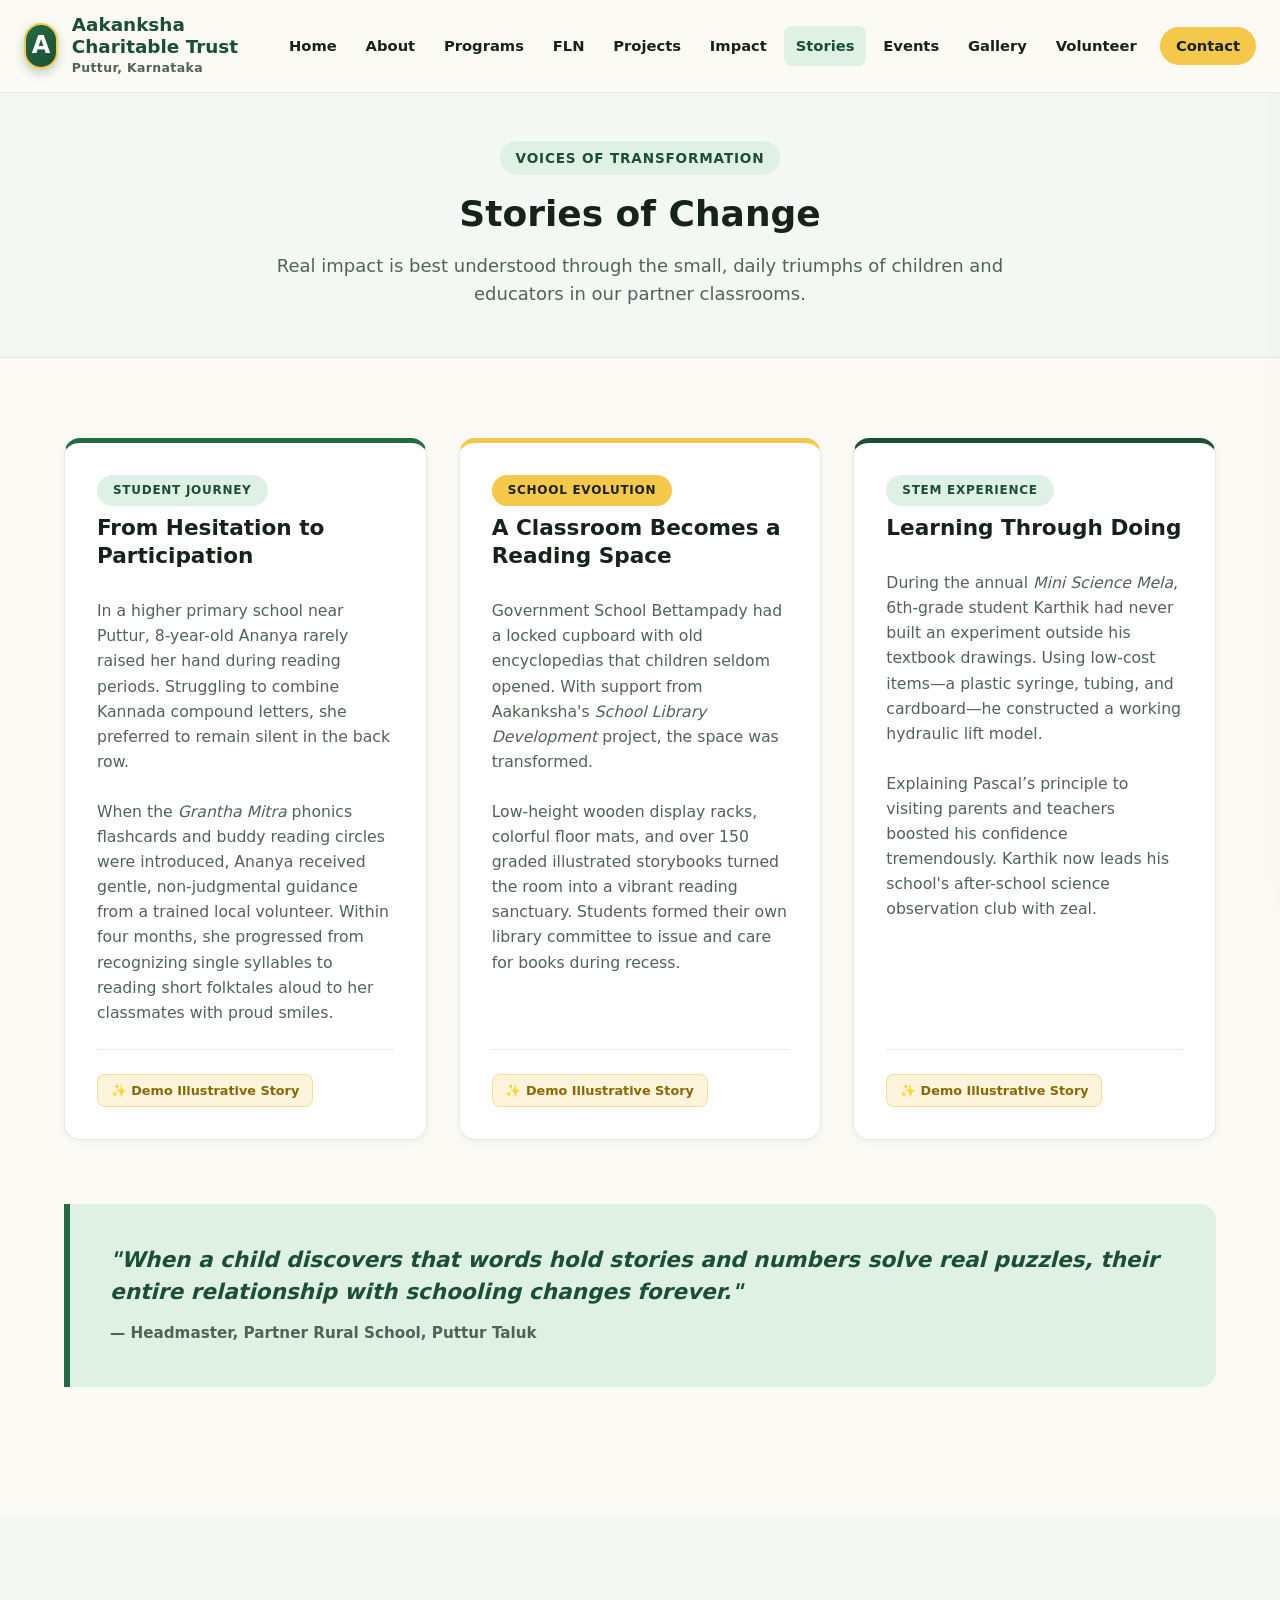
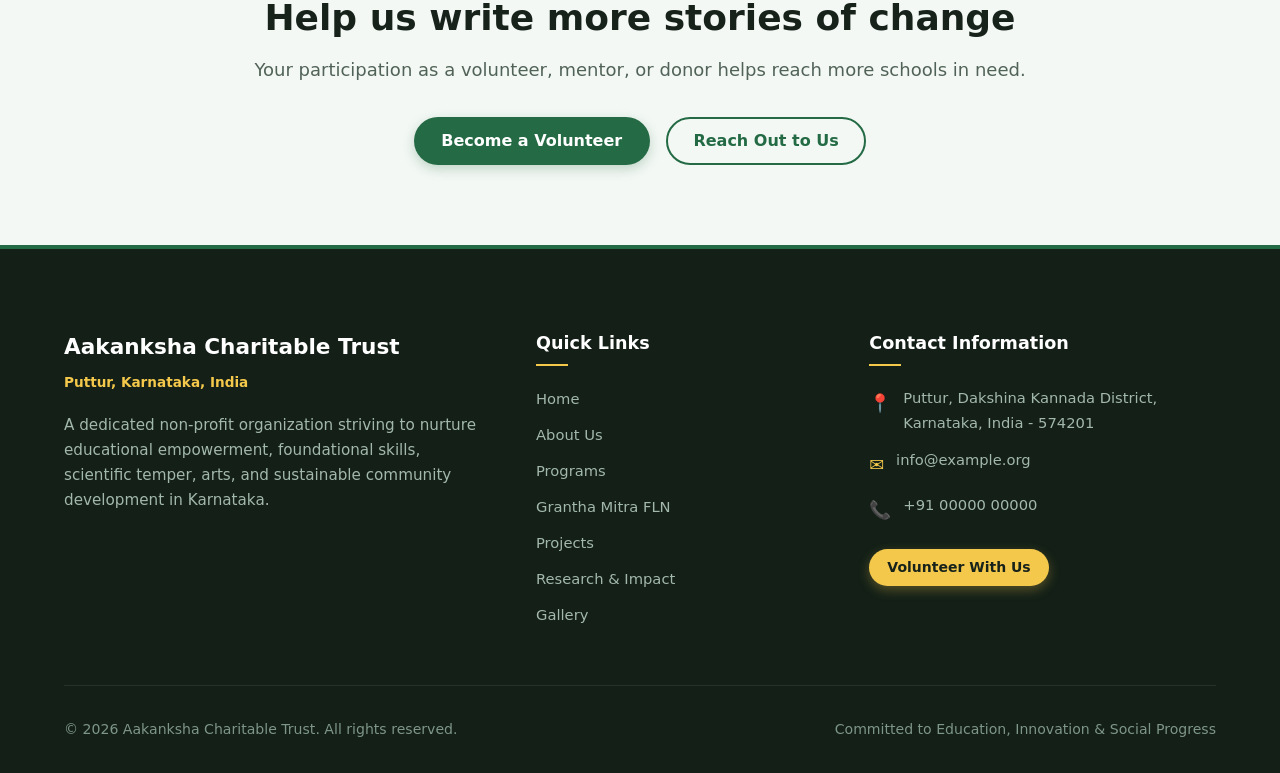
<file: success-stories.html>
<!DOCTYPE html>
<html lang="en">
<head>
  <meta charset="UTF-8">
  <meta name="viewport" content="width=device-width, initial-scale=1.0">
  <title>Stories of Change | Aakanksha Charitable Trust</title>
  <meta name="description" content="Read uplifting stories of transformation from classrooms, teachers, and students supported by Aakanksha Charitable Trust in Karnataka.">
  <link rel="stylesheet" href="css/style.css">
</head>
<body>

  <!-- Site Header -->
  <header class="site-header">
    <div class="header-container">
      <a href="index.html" class="brand" aria-label="Aakanksha Charitable Trust Home">
        <div class="brand-logo" aria-hidden="true">A</div>
        <div class="brand-text">
          <span class="brand-title">Aakanksha Charitable Trust</span>
          <span class="brand-subtitle">Puttur, Karnataka</span>
        </div>
      </a>

      <!-- Desktop Navigation -->
      <nav class="nav-desktop" aria-label="Primary Navigation">
        <a href="index.html" class="nav-link">Home</a>
        <a href="about.html" class="nav-link">About</a>
        <a href="programs.html" class="nav-link">Programs</a>
        <a href="fln.html" class="nav-link">FLN</a>
        <a href="projects.html" class="nav-link">Projects</a>
        <a href="research.html" class="nav-link">Impact</a>
        <a href="success-stories.html" class="nav-link">Stories</a>
        <a href="events.html" class="nav-link">Events</a>
        <a href="gallery.html" class="nav-link">Gallery</a>
        <a href="volunteer.html" class="nav-link">Volunteer</a>
        <a href="contact.html" class="nav-link btn-nav">Contact</a>
      </nav>

      <!-- Mobile Hamburger Button -->
      <button class="menu-toggle" aria-label="Toggle navigation menu" aria-expanded="false">
        <span class="hamburger-box">
          <span class="hamburger-inner"></span>
        </span>
      </button>
    </div>
  </header>

  <!-- Mobile Drawer Menu -->
  <div class="nav-mobile-overlay" aria-hidden="true"></div>
  <nav class="nav-mobile-drawer" aria-label="Mobile Navigation">
    <a href="index.html" class="nav-link">Home</a>
    <a href="about.html" class="nav-link">About</a>
    <a href="programs.html" class="nav-link">Programs</a>
    <a href="fln.html" class="nav-link">FLN</a>
    <a href="projects.html" class="nav-link">Projects</a>
    <a href="research.html" class="nav-link">Impact</a>
    <a href="success-stories.html" class="nav-link">Stories</a>
    <a href="events.html" class="nav-link">Events</a>
    <a href="gallery.html" class="nav-link">Gallery</a>
    <a href="volunteer.html" class="nav-link">Volunteer</a>
    <a href="contact.html" class="nav-link btn-nav">Contact</a>
  </nav>

  <main>
    <!-- Page Header Banner -->
    <section class="section-sm section-alt" style="border-bottom: 1px solid var(--color-border);">
      <div class="container text-center">
        <span class="section-tag">Voices of Transformation</span>
        <h1 class="section-title">Stories of Change</h1>
        <p class="section-subtitle" style="max-width: 780px; margin: 0 auto;">
          Real impact is best understood through the small, daily triumphs of children and educators in our partner classrooms.
        </p>
      </div>
    </section>

    <!-- Three Main Story Cards -->
    <section class="section">
      <div class="container">
        <div class="cards-grid-3">

          <!-- Story 1: From Hesitation to Participation -->
          <article class="card" style="border-top: 5px solid var(--color-primary);">
            <div style="margin-bottom: 1rem;">
              <span class="section-tag" style="font-size: 0.75rem; margin-bottom: 0.5rem;">Student Journey</span>
              <h2 class="card-title" style="font-size: 1.35rem; line-height: 1.3;">From Hesitation to Participation</h2>
            </div>
            <p class="card-text">
              In a higher primary school near Puttur, 8-year-old Ananya rarely raised her hand during reading periods. Struggling to combine Kannada compound letters, she preferred to remain silent in the back row.
              <br><br>
              When the <em>Grantha Mitra</em> phonics flashcards and buddy reading circles were introduced, Ananya received gentle, non-judgmental guidance from a trained local volunteer. Within four months, she progressed from recognizing single syllables to reading short folktales aloud to her classmates with proud smiles.
            </p>
            <div style="margin-top: auto; padding-top: 1rem; border-top: 1px solid var(--color-border);">
              <span class="demo-badge">✨ Demo Illustrative Story</span>
            </div>
          </article>

          <!-- Story 2: A Classroom Becomes a Reading Space -->
          <article class="card" style="border-top: 5px solid var(--color-accent);">
            <div style="margin-bottom: 1rem;">
              <span class="section-tag tag-accent" style="font-size: 0.75rem; margin-bottom: 0.5rem;">School Evolution</span>
              <h2 class="card-title" style="font-size: 1.35rem; line-height: 1.3;">A Classroom Becomes a Reading Space</h2>
            </div>
            <p class="card-text">
              Government School Bettampady had a locked cupboard with old encyclopedias that children seldom opened. With support from Aakanksha's <em>School Library Development</em> project, the space was transformed.
              <br><br>
              Low-height wooden display racks, colorful floor mats, and over 150 graded illustrated storybooks turned the room into a vibrant reading sanctuary. Students formed their own library committee to issue and care for books during recess.
            </p>
            <div style="margin-top: auto; padding-top: 1rem; border-top: 1px solid var(--color-border);">
              <span class="demo-badge">✨ Demo Illustrative Story</span>
            </div>
          </article>

          <!-- Story 3: Learning Through Doing -->
          <article class="card" style="border-top: 5px solid var(--color-primary-dark);">
            <div style="margin-bottom: 1rem;">
              <span class="section-tag" style="font-size: 0.75rem; margin-bottom: 0.5rem;">STEM Experience</span>
              <h2 class="card-title" style="font-size: 1.35rem; line-height: 1.3;">Learning Through Doing</h2>
            </div>
            <p class="card-text">
              During the annual <em>Mini Science Mela</em>, 6th-grade student Karthik had never built an experiment outside his textbook drawings. Using low-cost items—a plastic syringe, tubing, and cardboard—he constructed a working hydraulic lift model.
              <br><br>
              Explaining Pascal’s principle to visiting parents and teachers boosted his confidence tremendously. Karthik now leads his school's after-school science observation club with zeal.
            </p>
            <div style="margin-top: auto; padding-top: 1rem; border-top: 1px solid var(--color-border);">
              <span class="demo-badge">✨ Demo Illustrative Story</span>
            </div>
          </article>

        </div>

        <!-- Community Quote Box -->
        <div class="quote-box" style="margin-top: 4rem;">
          <p>"When a child discovers that words hold stories and numbers solve real puzzles, their entire relationship with schooling changes forever."</p>
          <cite>— Headmaster, Partner Rural School, Puttur Taluk</cite>
        </div>
      </div>
    </section>

    <!-- Bottom Action CTA -->
    <section class="section section-alt text-center">
      <div class="container">
        <h2 class="section-title">Help us write more stories of change</h2>
        <p class="section-subtitle" style="margin-bottom: 2rem;">Your participation as a volunteer, mentor, or donor helps reach more schools in need.</p>
        <div style="display: flex; gap: 1rem; justify-content: center; flex-wrap: wrap;">
          <a href="volunteer.html" class="btn btn-primary">Become a Volunteer</a>
          <a href="contact.html" class="btn btn-outline">Reach Out to Us</a>
        </div>
      </div>
    </section>
  </main>

  <!-- Common Footer -->
  <footer class="site-footer">
    <div class="container">
      <div class="footer-grid">
        <div>
          <h3 class="footer-brand-title">Aakanksha Charitable Trust</h3>
          <div class="footer-brand-subtitle">Puttur, Karnataka, India</div>
          <p class="footer-desc">
            A dedicated non-profit organization striving to nurture educational empowerment, foundational skills, scientific temper, arts, and sustainable community development in Karnataka.
          </p>
        </div>
        <div>
          <h4 class="footer-heading">Quick Links</h4>
          <ul class="footer-links">
            <li><a href="index.html">Home</a></li>
            <li><a href="about.html">About Us</a></li>
            <li><a href="programs.html">Programs</a></li>
            <li><a href="fln.html">Grantha Mitra FLN</a></li>
            <li><a href="projects.html">Projects</a></li>
            <li><a href="research.html">Research &amp; Impact</a></li>
            <li><a href="gallery.html">Gallery</a></li>
          </ul>
        </div>
        <div>
          <h4 class="footer-heading">Contact Information</h4>
          <div class="footer-contact-list">
            <div class="footer-contact-item">
              <span class="icon">📍</span>
              <span>Puttur, Dakshina Kannada District, Karnataka, India - 574201</span>
            </div>
            <div class="footer-contact-item">
              <span class="icon">✉️</span>
              <span><a href="mailto:info@example.org" style="color: inherit;">info@example.org</a></span>
            </div>
            <div class="footer-contact-item">
              <span class="icon">📞</span>
              <span><a href="tel:+910000000000" style="color: inherit;">+91 00000 00000</a></span>
            </div>
          </div>
          <div style="margin-top: 1.5rem;">
            <a href="volunteer.html" class="btn btn-accent btn-sm">Volunteer With Us</a>
          </div>
        </div>
      </div>
      <div class="footer-bottom">
        <div>&copy; 2026 Aakanksha Charitable Trust. All rights reserved.</div>
        <div>Committed to Education, Innovation &amp; Social Progress</div>
      </div>
    </div>
  </footer>

  <script src="js/script.js"></script>
</body>
</html>
</file>
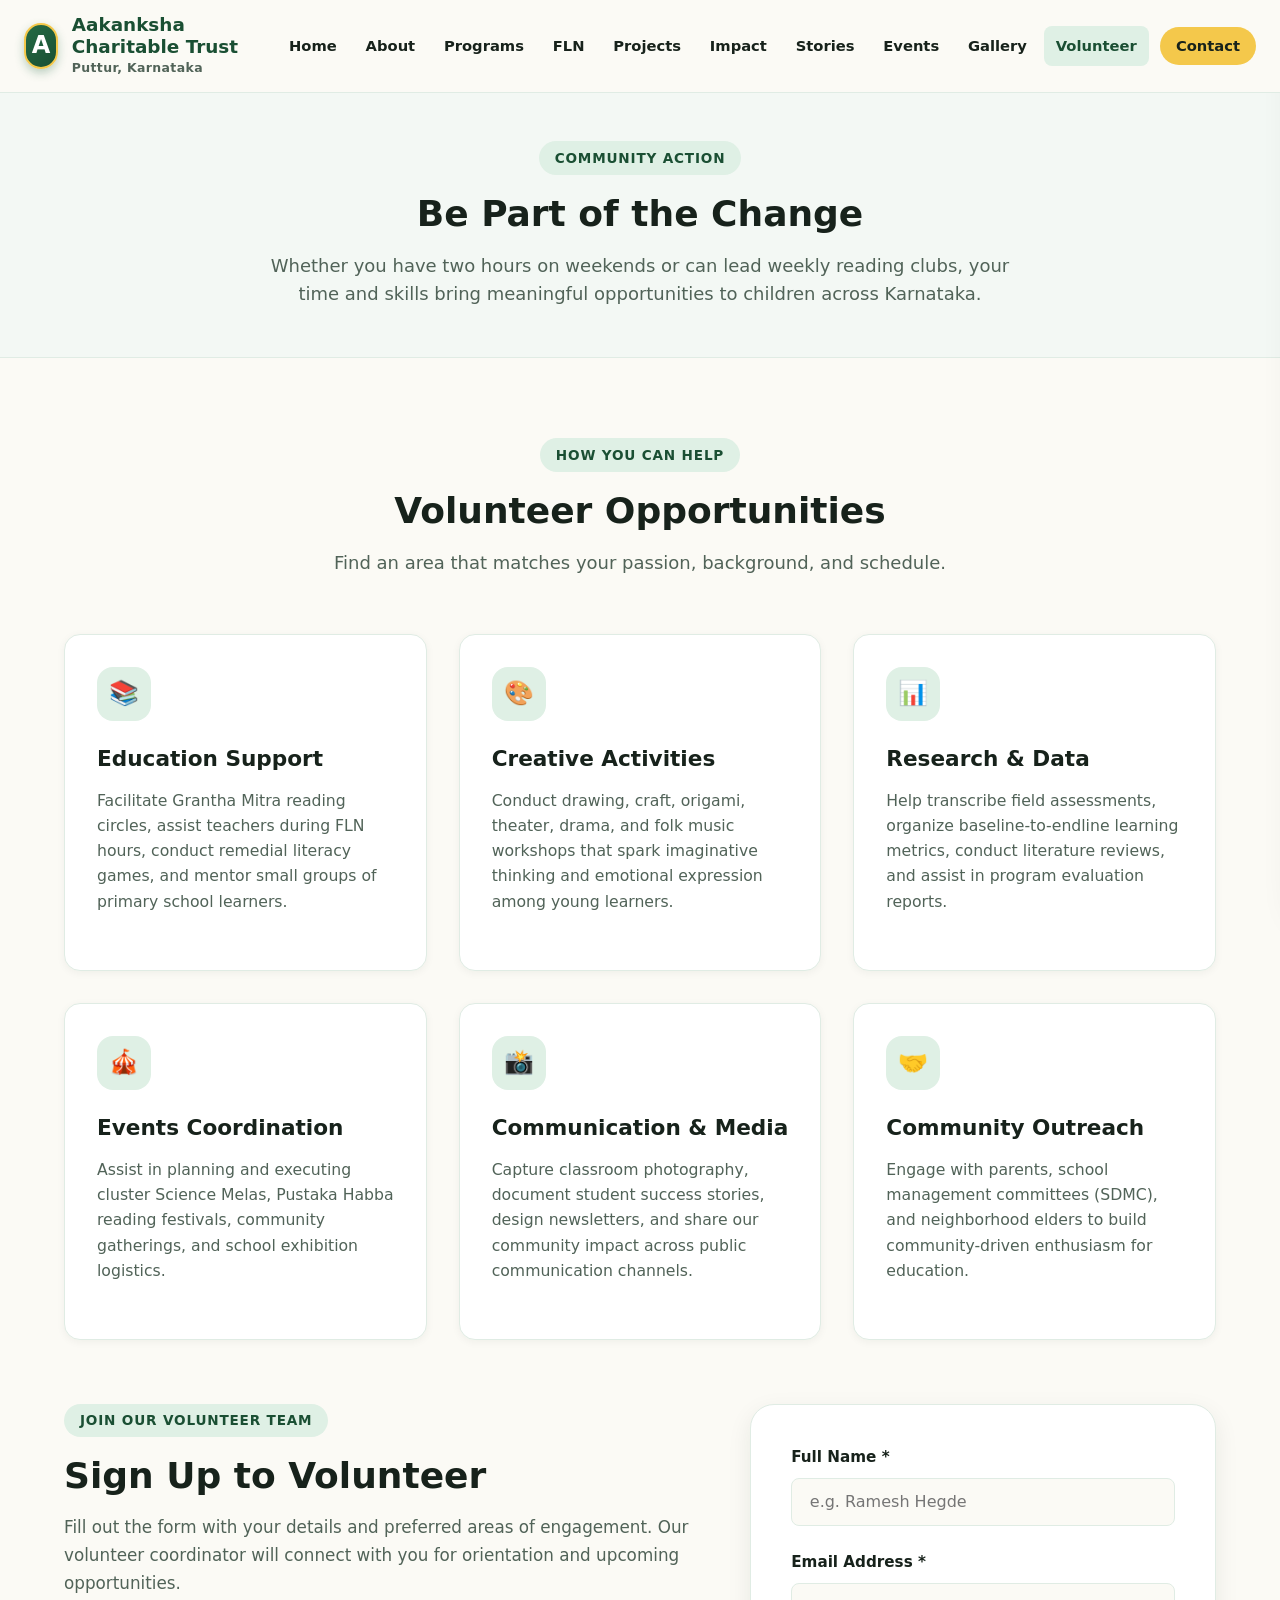
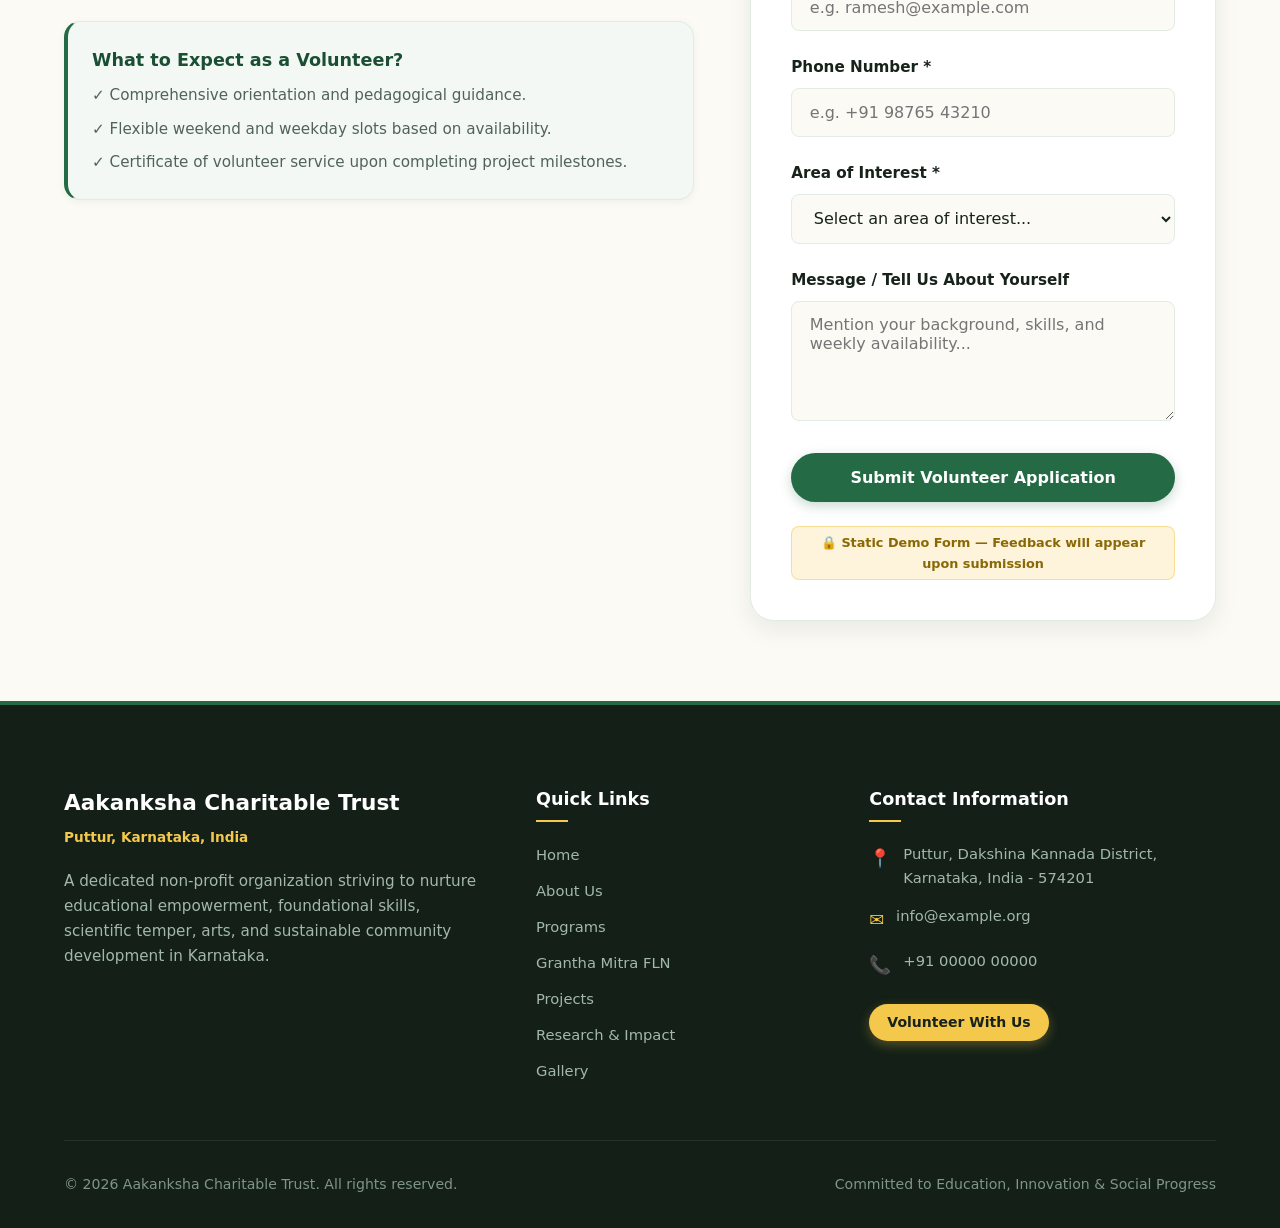
<file: volunteer.html>
<!DOCTYPE html>
<html lang="en">
<head>
  <meta charset="UTF-8">
  <meta name="viewport" content="width=device-width, initial-scale=1.0">
  <title>Volunteer With Us | Aakanksha Charitable Trust</title>
  <meta name="description" content="Join Aakanksha Charitable Trust as a volunteer in Puttur, Karnataka. Help in foundational education, science melas, arts, research, and community initiatives.">
  <link rel="stylesheet" href="css/style.css">
</head>
<body>

  <!-- Site Header -->
  <header class="site-header">
    <div class="header-container">
      <a href="index.html" class="brand" aria-label="Aakanksha Charitable Trust Home">
        <div class="brand-logo" aria-hidden="true">A</div>
        <div class="brand-text">
          <span class="brand-title">Aakanksha Charitable Trust</span>
          <span class="brand-subtitle">Puttur, Karnataka</span>
        </div>
      </a>

      <!-- Desktop Navigation -->
      <nav class="nav-desktop" aria-label="Primary Navigation">
        <a href="index.html" class="nav-link">Home</a>
        <a href="about.html" class="nav-link">About</a>
        <a href="programs.html" class="nav-link">Programs</a>
        <a href="fln.html" class="nav-link">FLN</a>
        <a href="projects.html" class="nav-link">Projects</a>
        <a href="research.html" class="nav-link">Impact</a>
        <a href="success-stories.html" class="nav-link">Stories</a>
        <a href="events.html" class="nav-link">Events</a>
        <a href="gallery.html" class="nav-link">Gallery</a>
        <a href="volunteer.html" class="nav-link">Volunteer</a>
        <a href="contact.html" class="nav-link btn-nav">Contact</a>
      </nav>

      <!-- Mobile Hamburger Button -->
      <button class="menu-toggle" aria-label="Toggle navigation menu" aria-expanded="false">
        <span class="hamburger-box">
          <span class="hamburger-inner"></span>
        </span>
      </button>
    </div>
  </header>

  <!-- Mobile Drawer Menu -->
  <div class="nav-mobile-overlay" aria-hidden="true"></div>
  <nav class="nav-mobile-drawer" aria-label="Mobile Navigation">
    <a href="index.html" class="nav-link">Home</a>
    <a href="about.html" class="nav-link">About</a>
    <a href="programs.html" class="nav-link">Programs</a>
    <a href="fln.html" class="nav-link">FLN</a>
    <a href="projects.html" class="nav-link">Projects</a>
    <a href="research.html" class="nav-link">Impact</a>
    <a href="success-stories.html" class="nav-link">Stories</a>
    <a href="events.html" class="nav-link">Events</a>
    <a href="gallery.html" class="nav-link">Gallery</a>
    <a href="volunteer.html" class="nav-link">Volunteer</a>
    <a href="contact.html" class="nav-link btn-nav">Contact</a>
  </nav>

  <main>
    <!-- Page Header Banner -->
    <section class="section-sm section-alt" style="border-bottom: 1px solid var(--color-border);">
      <div class="container text-center">
        <span class="section-tag">Community Action</span>
        <h1 class="section-title">Be Part of the Change</h1>
        <p class="section-subtitle" style="max-width: 780px; margin: 0 auto;">
          Whether you have two hours on weekends or can lead weekly reading clubs, your time and skills bring meaningful opportunities to children across Karnataka.
        </p>
      </div>
    </section>

    <!-- Volunteer Opportunities Grid -->
    <section class="section">
      <div class="container">
        <div class="section-header">
          <span class="section-tag">How You Can Help</span>
          <h2 class="section-title">Volunteer Opportunities</h2>
          <p class="section-subtitle">Find an area that matches your passion, background, and schedule.</p>
        </div>

        <div class="cards-grid-3" style="margin-bottom: 4rem;">
          <!-- 1. Education Support -->
          <div class="card">
            <div class="card-icon" aria-hidden="true">📚</div>
            <h3 class="card-title">Education Support</h3>
            <p class="card-text">
              Facilitate Grantha Mitra reading circles, assist teachers during FLN hours, conduct remedial literacy games, and mentor small groups of primary school learners.
            </p>
          </div>

          <!-- 2. Creative Activities -->
          <div class="card">
            <div class="card-icon" aria-hidden="true">🎨</div>
            <h3 class="card-title">Creative Activities</h3>
            <p class="card-text">
              Conduct drawing, craft, origami, theater, drama, and folk music workshops that spark imaginative thinking and emotional expression among young learners.
            </p>
          </div>

          <!-- 3. Research & Data -->
          <div class="card">
            <div class="card-icon" aria-hidden="true">📊</div>
            <h3 class="card-title">Research &amp; Data</h3>
            <p class="card-text">
              Help transcribe field assessments, organize baseline-to-endline learning metrics, conduct literature reviews, and assist in program evaluation reports.
            </p>
          </div>

          <!-- 4. Events -->
          <div class="card">
            <div class="card-icon" aria-hidden="true">🎪</div>
            <h3 class="card-title">Events Coordination</h3>
            <p class="card-text">
              Assist in planning and executing cluster Science Melas, Pustaka Habba reading festivals, community gatherings, and school exhibition logistics.
            </p>
          </div>

          <!-- 5. Communication -->
          <div class="card">
            <div class="card-icon" aria-hidden="true">📸</div>
            <h3 class="card-title">Communication &amp; Media</h3>
            <p class="card-text">
              Capture classroom photography, document student success stories, design newsletters, and share our community impact across public communication channels.
            </p>
          </div>

          <!-- 6. General Mentorship -->
          <div class="card">
            <div class="card-icon" aria-hidden="true">🤝</div>
            <h3 class="card-title">Community Outreach</h3>
            <p class="card-text">
              Engage with parents, school management committees (SDMC), and neighborhood elders to build community-driven enthusiasm for education.
            </p>
          </div>
        </div>

        <!-- Volunteer Registration Form -->
        <div class="hero-grid" style="align-items: flex-start;">
          <div>
            <span class="section-tag">Join Our Volunteer Team</span>
            <h2 class="section-title">Sign Up to Volunteer</h2>
            <p style="color: var(--color-text-muted); font-size: 1.05rem; margin-bottom: 1.5rem;">
              Fill out the form with your details and preferred areas of engagement. Our volunteer coordinator will connect with you for orientation and upcoming opportunities.
            </p>
            <div class="card" style="background-color: var(--color-surface-subtle); padding: 1.5rem; border-left: 4px solid var(--color-primary);">
              <h3 style="font-size: 1.1rem; color: var(--color-primary-dark); margin-bottom: 0.5rem;">What to Expect as a Volunteer?</h3>
              <ul style="color: var(--color-text-muted); font-size: 0.95rem; display: flex; flex-direction: column; gap: 0.5rem;">
                <li>✓ Comprehensive orientation and pedagogical guidance.</li>
                <li>✓ Flexible weekend and weekday slots based on availability.</li>
                <li>✓ Certificate of volunteer service upon completing project milestones.</li>
              </ul>
            </div>
          </div>

          <!-- Form Card -->
          <div class="form-card">
            <form id="volunteerForm" novalidate>
              <div class="form-group">
                <label for="volName" class="form-label">Full Name *</label>
                <input type="text" id="volName" class="form-control" placeholder="e.g. Ramesh Hegde" required>
              </div>

              <div class="form-group">
                <label for="volEmail" class="form-label">Email Address *</label>
                <input type="email" id="volEmail" class="form-control" placeholder="e.g. ramesh@example.com" required>
              </div>

              <div class="form-group">
                <label for="volPhone" class="form-label">Phone Number *</label>
                <input type="tel" id="volPhone" class="form-control" placeholder="e.g. +91 98765 43210" required>
              </div>

              <div class="form-group">
                <label for="volInterest" class="form-label">Area of Interest *</label>
                <select id="volInterest" class="form-control" required>
                  <option value="" disabled selected>Select an area of interest...</option>
                  <option value="Education Support">Education Support (Grantha Mitra FLN)</option>
                  <option value="Creative Activities">Creative Activities &amp; Arts</option>
                  <option value="Science Melas">Science Melas &amp; Innovation</option>
                  <option value="Research & Data">Research &amp; Data Analysis</option>
                  <option value="Events">Events Coordination</option>
                  <option value="Communication">Communication &amp; Photography</option>
                </select>
              </div>

              <div class="form-group">
                <label for="volMessage" class="form-label">Message / Tell Us About Yourself</label>
                <textarea id="volMessage" class="form-control" placeholder="Mention your background, skills, and weekly availability..."></textarea>
              </div>

              <button type="submit" class="btn btn-primary" style="width: 100%;">Submit Volunteer Application</button>
              
              <div style="text-align: center; margin-top: 1rem;">
                <span class="demo-badge">🔒 Static Demo Form — Feedback will appear upon submission</span>
              </div>
            </form>
          </div>
        </div>

      </div>
    </section>
  </main>

  <!-- Common Footer -->
  <footer class="site-footer">
    <div class="container">
      <div class="footer-grid">
        <div>
          <h3 class="footer-brand-title">Aakanksha Charitable Trust</h3>
          <div class="footer-brand-subtitle">Puttur, Karnataka, India</div>
          <p class="footer-desc">
            A dedicated non-profit organization striving to nurture educational empowerment, foundational skills, scientific temper, arts, and sustainable community development in Karnataka.
          </p>
        </div>
        <div>
          <h4 class="footer-heading">Quick Links</h4>
          <ul class="footer-links">
            <li><a href="index.html">Home</a></li>
            <li><a href="about.html">About Us</a></li>
            <li><a href="programs.html">Programs</a></li>
            <li><a href="fln.html">Grantha Mitra FLN</a></li>
            <li><a href="projects.html">Projects</a></li>
            <li><a href="research.html">Research &amp; Impact</a></li>
            <li><a href="gallery.html">Gallery</a></li>
          </ul>
        </div>
        <div>
          <h4 class="footer-heading">Contact Information</h4>
          <div class="footer-contact-list">
            <div class="footer-contact-item">
              <span class="icon">📍</span>
              <span>Puttur, Dakshina Kannada District, Karnataka, India - 574201</span>
            </div>
            <div class="footer-contact-item">
              <span class="icon">✉️</span>
              <span><a href="mailto:info@example.org" style="color: inherit;">info@example.org</a></span>
            </div>
            <div class="footer-contact-item">
              <span class="icon">📞</span>
              <span><a href="tel:+910000000000" style="color: inherit;">+91 00000 00000</a></span>
            </div>
          </div>
          <div style="margin-top: 1.5rem;">
            <a href="volunteer.html" class="btn btn-accent btn-sm">Volunteer With Us</a>
          </div>
        </div>
      </div>
      <div class="footer-bottom">
        <div>&copy; 2026 Aakanksha Charitable Trust. All rights reserved.</div>
        <div>Committed to Education, Innovation &amp; Social Progress</div>
      </div>
    </div>
  </footer>

  <script src="js/script.js"></script>
</body>
</html>
</file>
<file: css/style.css>
/* 
 * Aakanksha Charitable Trust - Main Stylesheet
 * Location: Puttur, Karnataka, India
 * Theme: Modern, Clean NGO & Community Development
 */

:root {
  /* Brand Color Palette */
  --color-primary: #246B45;       /* Deep Green */
  --color-primary-dark: #1A4F33;  /* Dark Forest Green */
  --color-primary-light: #DFF0E5; /* Light Soft Green */
  --color-accent: #F4C84B;        /* Warm Yellow / Gold */
  --color-accent-hover: #E5B738;
  --color-bg: #FBFAF5;            /* Off-white warm canvas */
  --color-surface: #FFFFFF;       /* Pure white card surface */
  --color-surface-subtle: #F3F8F4;/* Very soft green-tinted background */
  --color-text: #17221B;          /* Dark charcoal green text */
  --color-text-muted: #516358;    /* Muted secondary text */
  --color-border: #E0ECE4;        /* Soft border */
  --color-border-subtle: #EDF4EF;
  
  /* Typography */
  --font-main: 'Segoe UI', system-ui, -apple-system, BlinkMacSystemFont, 'Inter', Roboto, sans-serif;
  --font-heading: 'Segoe UI', system-ui, -apple-system, BlinkMacSystemFont, 'Inter', Roboto, sans-serif;
  
  /* Shadows & Radius */
  --radius-sm: 8px;
  --radius-md: 16px;
  --radius-lg: 24px;
  --radius-full: 9999px;
  
  --shadow-sm: 0 2px 8px rgba(23, 34, 27, 0.05);
  --shadow-md: 0 8px 24px rgba(23, 34, 27, 0.08);
  --shadow-lg: 0 16px 36px rgba(23, 34, 27, 0.12);
  --shadow-hover: 0 12px 30px rgba(36, 107, 69, 0.15);

  /* Transitions */
  --transition-fast: 0.2s ease;
  --transition-normal: 0.3s ease;
}

/* Base & Reset */
*, *::before, *::after {
  box-sizing: border-box;
  margin: 0;
  padding: 0;
}

html {
  scroll-behavior: smooth;
  font-size: 16px;
}

body {
  font-family: var(--font-main);
  background-color: var(--color-bg);
  color: var(--color-text);
  line-height: 1.65;
  -webkit-font-smoothing: antialiased;
  display: flex;
  flex-direction: column;
  min-height: 100vh;
}

a {
  color: var(--color-primary);
  text-decoration: none;
  transition: color var(--transition-fast);
}

a:hover {
  color: var(--color-primary-dark);
}

img {
  max-width: 100%;
  height: auto;
  display: block;
}

ul {
  list-style: none;
}

/* Layout Containers */
.container {
  width: 100%;
  max-width: 1200px;
  margin: 0 auto;
  padding: 0 1.5rem;
}

.container-narrow {
  max-width: 860px;
  margin: 0 auto;
  padding: 0 1.5rem;
}

.section {
  padding: 5rem 0;
  position: relative;
}

.section-sm {
  padding: 3rem 0;
}

.section-alt {
  background-color: var(--color-surface-subtle);
}

.section-primary {
  background-color: var(--color-primary);
  color: #FFFFFF;
}

/* Typography Helpers */
.text-center { text-align: center; }
.text-left { text-align: left; }
.text-right { text-align: right; }

.section-header {
  text-align: center;
  max-width: 760px;
  margin: 0 auto 3.5rem auto;
}

.section-tag {
  display: inline-block;
  background-color: var(--color-primary-light);
  color: var(--color-primary-dark);
  font-size: 0.85rem;
  font-weight: 700;
  letter-spacing: 0.06em;
  text-transform: uppercase;
  padding: 0.35rem 1rem;
  border-radius: var(--radius-full);
  margin-bottom: 1rem;
}

.section-tag.tag-accent {
  background-color: var(--color-accent);
  color: var(--color-text);
}

.section-title {
  font-size: 2.25rem;
  font-weight: 800;
  color: var(--color-text);
  line-height: 1.25;
  margin-bottom: 1rem;
}

.section-primary .section-title {
  color: #FFFFFF;
}

.section-subtitle {
  font-size: 1.125rem;
  color: var(--color-text-muted);
  line-height: 1.6;
}

.section-primary .section-subtitle {
  color: rgba(255, 255, 255, 0.9);
}

/* Buttons */
.btn {
  display: inline-flex;
  align-items: center;
  justify-content: center;
  gap: 0.5rem;
  font-family: inherit;
  font-size: 1rem;
  font-weight: 600;
  padding: 0.8rem 1.6rem;
  border-radius: var(--radius-full);
  border: 2px solid transparent;
  cursor: pointer;
  transition: all var(--transition-normal);
  text-decoration: none;
  line-height: 1.2;
}

.btn-primary {
  background-color: var(--color-primary);
  color: #FFFFFF;
  box-shadow: 0 4px 12px rgba(36, 107, 69, 0.25);
}

.btn-primary:hover {
  background-color: var(--color-primary-dark);
  color: #FFFFFF;
  transform: translateY(-2px);
  box-shadow: 0 6px 18px rgba(36, 107, 69, 0.35);
}

.btn-accent {
  background-color: var(--color-accent);
  color: var(--color-text);
  box-shadow: 0 4px 12px rgba(244, 200, 75, 0.3);
}

.btn-accent:hover {
  background-color: var(--color-accent-hover);
  color: var(--color-text);
  transform: translateY(-2px);
}

.btn-outline {
  background-color: transparent;
  border-color: var(--color-primary);
  color: var(--color-primary);
}

.btn-outline:hover {
  background-color: var(--color-primary-light);
  color: var(--color-primary-dark);
}

.btn-outline-white {
  background-color: transparent;
  border-color: #FFFFFF;
  color: #FFFFFF;
}

.btn-outline-white:hover {
  background-color: #FFFFFF;
  color: var(--color-primary);
}

.btn-sm {
  padding: 0.5rem 1rem;
  font-size: 0.875rem;
}

/* Header & Navigation */
.site-header {
  position: sticky;
  top: 0;
  z-index: 1000;
  background-color: rgba(251, 250, 245, 0.96);
  backdrop-filter: blur(10px);
  border-bottom: 1px solid var(--color-border);
  transition: all var(--transition-normal);
}

.site-header.scrolled {
  box-shadow: var(--shadow-sm);
  background-color: rgba(255, 255, 255, 0.98);
}

.header-container {
  display: flex;
  align-items: center;
  justify-content: space-between;
  padding: 0.85rem 1.5rem;
  max-width: 1280px;
  margin: 0 auto;
}

.brand {
  display: flex;
  align-items: center;
  gap: 0.85rem;
  text-decoration: none;
}

/* Pure CSS Circular Logo */
.brand-logo {
  width: 46px;
  height: 46px;
  background: linear-gradient(135deg, var(--color-primary), var(--color-primary-dark));
  color: #FFFFFF;
  border-radius: var(--radius-full);
  display: flex;
  align-items: center;
  justify-content: center;
  font-size: 1.5rem;
  font-weight: 800;
  box-shadow: 0 4px 10px rgba(36, 107, 69, 0.3);
  position: relative;
  border: 2px solid var(--color-accent);
}

.brand-text {
  display: flex;
  flex-direction: column;
}

.brand-title {
  font-size: 1.15rem;
  font-weight: 800;
  color: var(--color-primary-dark);
  line-height: 1.2;
}

.brand-subtitle {
  font-size: 0.78rem;
  font-weight: 600;
  color: var(--color-text-muted);
  letter-spacing: 0.03em;
}

.nav-desktop {
  display: flex;
  align-items: center;
  gap: 0.3rem;
}

.nav-link {
  padding: 0.5rem 0.75rem;
  font-size: 0.92rem;
  font-weight: 600;
  color: var(--color-text);
  border-radius: var(--radius-sm);
  transition: all var(--transition-fast);
  white-space: nowrap;
}

.nav-link:hover {
  color: var(--color-primary);
  background-color: var(--color-primary-light);
}

.nav-link.active {
  color: var(--color-primary-dark);
  background-color: var(--color-primary-light);
  font-weight: 700;
}

.nav-link.btn-nav {
  background-color: var(--color-accent);
  color: var(--color-text);
  border-radius: var(--radius-full);
  padding: 0.45rem 1rem;
  margin-left: 0.4rem;
}

.nav-link.btn-nav:hover {
  background-color: var(--color-accent-hover);
}

/* Hamburger Button */
.menu-toggle {
  display: none;
  background: none;
  border: none;
  cursor: pointer;
  padding: 0.5rem;
  z-index: 1001;
}

.hamburger-box {
  width: 28px;
  height: 20px;
  display: inline-block;
  position: relative;
}

.hamburger-inner,
.hamburger-inner::before,
.hamburger-inner::after {
  width: 28px;
  height: 3px;
  background-color: var(--color-primary-dark);
  border-radius: 4px;
  position: absolute;
  transition: transform 0.25s ease, opacity 0.25s ease;
}

.hamburger-inner {
  top: 50%;
  transform: translateY(-50%);
}

.hamburger-inner::before {
  content: '';
  top: -8px;
}

.hamburger-inner::after {
  content: '';
  bottom: -8px;
}

.menu-toggle.active .hamburger-inner {
  transform: rotate(45deg);
}

.menu-toggle.active .hamburger-inner::before {
  top: 0;
  opacity: 0;
}

.menu-toggle.active .hamburger-inner::after {
  bottom: 0;
  transform: rotate(-90deg);
}

/* Mobile Nav Drawer */
.nav-mobile-overlay {
  display: none;
  position: fixed;
  top: 0;
  left: 0;
  right: 0;
  bottom: 0;
  background: rgba(23, 34, 27, 0.4);
  backdrop-filter: blur(4px);
  z-index: 998;
  opacity: 0;
  transition: opacity var(--transition-normal);
}

.nav-mobile-drawer {
  position: fixed;
  top: 0;
  right: -320px;
  width: 300px;
  height: 100%;
  background-color: var(--color-surface);
  box-shadow: var(--shadow-lg);
  z-index: 999;
  padding: 5.5rem 1.5rem 2rem 1.5rem;
  display: flex;
  flex-direction: column;
  gap: 0.5rem;
  overflow-y: auto;
  transition: right 0.35s cubic-bezier(0.4, 0, 0.2, 1);
}

.nav-mobile-drawer.open {
  right: 0;
}

.nav-mobile-overlay.open {
  display: block;
  opacity: 1;
}

.nav-mobile-drawer .nav-link {
  font-size: 1.05rem;
  padding: 0.75rem 1rem;
  border-radius: var(--radius-sm);
  display: flex;
  align-items: center;
  justify-content: space-between;
}

/* Hero Section */
.hero {
  padding: 5rem 0 6rem 0;
  background: radial-gradient(circle at 10% 20%, rgba(223, 240, 229, 0.6) 0%, rgba(251, 250, 245, 0.9) 90%);
  position: relative;
  overflow: hidden;
}

.hero-grid {
  display: grid;
  grid-template-columns: 1.15fr 0.85fr;
  gap: 3.5rem;
  align-items: center;
}

.hero-content {
  display: flex;
  flex-direction: column;
  align-items: flex-start;
}

.hero-title {
  font-size: 3rem;
  font-weight: 800;
  color: var(--color-text);
  line-height: 1.18;
  margin: 1rem 0 1.25rem 0;
}

.hero-title span {
  color: var(--color-primary);
  position: relative;
  display: inline-block;
}

.hero-description {
  font-size: 1.2rem;
  color: var(--color-text-muted);
  line-height: 1.65;
  margin-bottom: 2rem;
  max-width: 580px;
}

.hero-actions {
  display: flex;
  flex-wrap: wrap;
  gap: 1rem;
}

.hero-card-visual {
  background-color: var(--color-surface);
  border-radius: var(--radius-lg);
  padding: 2rem;
  box-shadow: var(--shadow-lg);
  border: 1px solid var(--color-border);
  position: relative;
}

.hero-graphic {
  width: 100%;
  border-radius: var(--radius-md);
  background: var(--color-primary-light);
  display: flex;
  flex-direction: column;
  align-items: center;
  justify-content: center;
  padding: 2.5rem 1.5rem;
  text-align: center;
  border: 2px dashed var(--color-primary);
}

.hero-graphic-icon {
  width: 80px;
  height: 80px;
  background-color: var(--color-primary);
  color: #FFFFFF;
  border-radius: var(--radius-full);
  display: flex;
  align-items: center;
  justify-content: center;
  font-size: 2.5rem;
  margin-bottom: 1.25rem;
  box-shadow: 0 6px 16px rgba(36, 107, 69, 0.3);
}

.hero-graphic h3 {
  color: var(--color-primary-dark);
  font-size: 1.35rem;
  margin-bottom: 0.5rem;
}

.hero-graphic p {
  color: var(--color-text-muted);
  font-size: 0.95rem;
}

/* Stats Section */
.stats-section {
  margin-top: -3.5rem;
  position: relative;
  z-index: 10;
}

.stats-grid {
  display: grid;
  grid-template-columns: repeat(4, 1fr);
  gap: 1.5rem;
  background-color: var(--color-surface);
  padding: 2.5rem 2rem;
  border-radius: var(--radius-lg);
  box-shadow: var(--shadow-md);
  border: 1px solid var(--color-border);
}

.stat-card {
  text-align: center;
  padding: 0.75rem;
  border-right: 1px solid var(--color-border);
}

.stat-card:last-child {
  border-right: none;
}

.stat-number {
  font-size: 2.5rem;
  font-weight: 800;
  color: var(--color-primary);
  line-height: 1.1;
  margin-bottom: 0.35rem;
}

.stat-label {
  font-size: 0.95rem;
  font-weight: 600;
  color: var(--color-text-muted);
}

/* Cards & Grid Layouts */
.cards-grid-3 {
  display: grid;
  grid-template-columns: repeat(3, 1fr);
  gap: 2rem;
}

.cards-grid-2 {
  display: grid;
  grid-template-columns: repeat(2, 1fr);
  gap: 2rem;
}

.cards-grid-4 {
  display: grid;
  grid-template-columns: repeat(4, 1fr);
  gap: 1.5rem;
}

.card {
  background-color: var(--color-surface);
  border-radius: var(--radius-md);
  padding: 2rem;
  border: 1px solid var(--color-border);
  box-shadow: var(--shadow-sm);
  transition: all var(--transition-normal);
  display: flex;
  flex-direction: column;
}

.card:hover {
  transform: translateY(-5px);
  box-shadow: var(--shadow-hover);
  border-color: rgba(36, 107, 69, 0.3);
}

.card-icon {
  width: 54px;
  height: 54px;
  border-radius: var(--radius-md);
  background-color: var(--color-primary-light);
  color: var(--color-primary-dark);
  display: flex;
  align-items: center;
  justify-content: center;
  font-size: 1.5rem;
  margin-bottom: 1.25rem;
}

.card-title {
  font-size: 1.35rem;
  font-weight: 700;
  color: var(--color-text);
  margin-bottom: 0.75rem;
}

.card-text {
  color: var(--color-text-muted);
  font-size: 0.98rem;
  line-height: 1.6;
  margin-bottom: 1.5rem;
  flex-grow: 1;
}

/* Highlight Banner */
.highlight-banner {
  background: linear-gradient(135deg, var(--color-primary), var(--color-primary-dark));
  color: #FFFFFF;
  border-radius: var(--radius-lg);
  padding: 3rem 2rem;
  text-align: center;
  box-shadow: var(--shadow-md);
}

.highlight-banner-text {
  font-size: 1.75rem;
  font-weight: 800;
  letter-spacing: 0.05em;
  color: var(--color-accent);
  margin-bottom: 0.5rem;
}

.highlight-banner-sub {
  font-size: 1.1rem;
  opacity: 0.9;
  max-width: 680px;
  margin: 0 auto;
}

/* 4-Step Process */
.process-grid {
  display: grid;
  grid-template-columns: repeat(4, 1fr);
  gap: 1.5rem;
}

.process-step {
  background-color: var(--color-surface);
  border-radius: var(--radius-md);
  padding: 2rem 1.5rem;
  border: 1px solid var(--color-border);
  box-shadow: var(--shadow-sm);
  position: relative;
  transition: all var(--transition-normal);
}

.process-step:hover {
  transform: translateY(-4px);
  box-shadow: var(--shadow-md);
}

.step-number {
  display: inline-block;
  font-size: 1.75rem;
  font-weight: 800;
  color: var(--color-primary);
  background-color: var(--color-primary-light);
  padding: 0.2rem 0.8rem;
  border-radius: var(--radius-sm);
  margin-bottom: 1rem;
}

.step-title {
  font-size: 1.25rem;
  font-weight: 700;
  color: var(--color-text);
  margin-bottom: 0.5rem;
}

/* Quote Section */
.quote-box {
  background-color: var(--color-primary-light);
  border-left: 6px solid var(--color-primary);
  padding: 2.5rem;
  border-radius: 0 var(--radius-md) var(--radius-md) 0;
  margin: 3rem 0;
}

.quote-box p {
  font-size: 1.35rem;
  font-style: italic;
  font-weight: 600;
  color: var(--color-primary-dark);
  line-height: 1.5;
  margin-bottom: 0.75rem;
}

.quote-box cite {
  font-size: 0.95rem;
  font-weight: 700;
  color: var(--color-text-muted);
  font-style: normal;
}

/* Values Grid */
.values-grid {
  display: grid;
  grid-template-columns: repeat(3, 1fr);
  gap: 1.5rem;
}

.value-item {
  background: var(--color-surface);
  border: 1px solid var(--color-border);
  border-radius: var(--radius-md);
  padding: 1.75rem;
  display: flex;
  align-items: flex-start;
  gap: 1rem;
}

.value-icon-badge {
  flex-shrink: 0;
  width: 44px;
  height: 44px;
  border-radius: var(--radius-full);
  background-color: var(--color-accent);
  color: var(--color-text);
  display: flex;
  align-items: center;
  justify-content: center;
  font-weight: 800;
  font-size: 1.1rem;
}

/* Event Cards */
.events-timeline {
  display: flex;
  flex-direction: column;
  gap: 1.75rem;
}

.event-card {
  display: grid;
  grid-template-columns: 140px 1fr;
  background-color: var(--color-surface);
  border-radius: var(--radius-md);
  border: 1px solid var(--color-border);
  box-shadow: var(--shadow-sm);
  overflow: hidden;
  transition: all var(--transition-normal);
}

.event-card:hover {
  transform: translateX(6px);
  box-shadow: var(--shadow-md);
  border-color: var(--color-primary);
}

.event-date-box {
  background-color: var(--color-primary-light);
  color: var(--color-primary-dark);
  display: flex;
  flex-direction: column;
  align-items: center;
  justify-content: center;
  padding: 1.5rem 1rem;
  text-align: center;
}

.event-day {
  font-size: 2rem;
  font-weight: 800;
  line-height: 1;
}

.event-month {
  font-size: 0.9rem;
  font-weight: 700;
  text-transform: uppercase;
  margin-top: 0.25rem;
}

.event-details {
  padding: 1.75rem;
  display: flex;
  flex-direction: column;
  justify-content: center;
}

.event-location {
  display: inline-flex;
  align-items: center;
  gap: 0.4rem;
  font-size: 0.85rem;
  font-weight: 600;
  color: var(--color-text-muted);
  margin-bottom: 0.4rem;
}

.event-title {
  font-size: 1.35rem;
  font-weight: 700;
  color: var(--color-text);
  margin-bottom: 0.5rem;
}

/* Gallery Section */
.gallery-filters {
  display: flex;
  justify-content: center;
  flex-wrap: wrap;
  gap: 0.75rem;
  margin-bottom: 2.5rem;
}

.filter-btn {
  background-color: var(--color-surface);
  border: 1px solid var(--color-border);
  color: var(--color-text);
  font-family: inherit;
  font-size: 0.95rem;
  font-weight: 600;
  padding: 0.55rem 1.4rem;
  border-radius: var(--radius-full);
  cursor: pointer;
  transition: all var(--transition-fast);
}

.filter-btn:hover {
  border-color: var(--color-primary);
  color: var(--color-primary);
}

.filter-btn.active {
  background-color: var(--color-primary);
  border-color: var(--color-primary);
  color: #FFFFFF;
}

.gallery-grid {
  display: grid;
  grid-template-columns: repeat(3, 1fr);
  gap: 1.75rem;
}

.gallery-item {
  position: relative;
  border-radius: var(--radius-md);
  overflow: hidden;
  box-shadow: var(--shadow-sm);
  background-color: var(--color-surface);
  border: 1px solid var(--color-border);
  cursor: pointer;
  transition: all var(--transition-normal);
}

.gallery-item:hover {
  transform: translateY(-4px);
  box-shadow: var(--shadow-hover);
}

.gallery-thumb-container {
  width: 100%;
  height: 240px;
  overflow: hidden;
  background-color: var(--color-surface-subtle);
  position: relative;
}

.gallery-thumb-container svg,
.gallery-thumb-container img {
  width: 100%;
  height: 100%;
  object-fit: cover;
  transition: transform 0.4s ease;
}

.gallery-item:hover .gallery-thumb-container svg,
.gallery-item:hover .gallery-thumb-container img {
  transform: scale(1.05);
}

.gallery-item-info {
  padding: 1.25rem;
}

.gallery-item-category {
  display: inline-block;
  font-size: 0.75rem;
  font-weight: 700;
  text-transform: uppercase;
  color: var(--color-primary);
  background-color: var(--color-primary-light);
  padding: 0.2rem 0.6rem;
  border-radius: var(--radius-sm);
  margin-bottom: 0.4rem;
}

.gallery-item-title {
  font-size: 1.1rem;
  font-weight: 700;
  color: var(--color-text);
}

.gallery-zoom-badge {
  position: absolute;
  top: 1rem;
  right: 1rem;
  background-color: rgba(255, 255, 255, 0.9);
  color: var(--color-primary-dark);
  width: 36px;
  height: 36px;
  border-radius: var(--radius-full);
  display: flex;
  align-items: center;
  justify-content: center;
  font-size: 1.1rem;
  opacity: 0;
  transition: opacity var(--transition-fast);
  box-shadow: 0 2px 8px rgba(0,0,0,0.15);
}

.gallery-item:hover .gallery-zoom-badge {
  opacity: 1;
}

/* Lightbox Modal */
.lightbox-modal {
  display: none;
  position: fixed;
  top: 0;
  left: 0;
  width: 100%;
  height: 100%;
  background: rgba(17, 26, 21, 0.88);
  backdrop-filter: blur(8px);
  z-index: 2000;
  align-items: center;
  justify-content: center;
  padding: 1.5rem;
  opacity: 0;
  transition: opacity var(--transition-normal);
}

.lightbox-modal.active {
  display: flex;
  opacity: 1;
}

.lightbox-content {
  position: relative;
  max-width: 800px;
  width: 100%;
  background-color: var(--color-surface);
  border-radius: var(--radius-lg);
  overflow: hidden;
  box-shadow: var(--shadow-lg);
  animation: modalScale 0.3s cubic-bezier(0.16, 1, 0.3, 1);
}

@keyframes modalScale {
  from { transform: scale(0.9); opacity: 0; }
  to { transform: scale(1); opacity: 1; }
}

.lightbox-img-box {
  width: 100%;
  max-height: 480px;
  background-color: var(--color-surface-subtle);
  display: flex;
  align-items: center;
  justify-content: center;
  overflow: hidden;
}

.lightbox-img-box svg,
.lightbox-img-box img {
  width: 100%;
  max-height: 480px;
  object-fit: contain;
}

.lightbox-caption-bar {
  padding: 1.25rem 1.5rem;
  background-color: var(--color-surface);
  display: flex;
  align-items: center;
  justify-content: space-between;
}

.lightbox-title {
  font-size: 1.2rem;
  font-weight: 700;
  color: var(--color-text);
}

.lightbox-close-btn {
  background: var(--color-primary-light);
  border: none;
  color: var(--color-primary-dark);
  width: 38px;
  height: 38px;
  border-radius: var(--radius-full);
  font-size: 1.25rem;
  cursor: pointer;
  display: flex;
  align-items: center;
  justify-content: center;
  transition: all var(--transition-fast);
}

.lightbox-close-btn:hover {
  background: var(--color-primary);
  color: #FFFFFF;
}

/* Forms & Feedback */
.form-card {
  background-color: var(--color-surface);
  border-radius: var(--radius-lg);
  padding: 2.5rem;
  border: 1px solid var(--color-border);
  box-shadow: var(--shadow-md);
}

.form-group {
  margin-bottom: 1.5rem;
}

.form-label {
  display: block;
  font-size: 0.95rem;
  font-weight: 600;
  color: var(--color-text);
  margin-bottom: 0.5rem;
}

.form-control {
  width: 100%;
  padding: 0.85rem 1.1rem;
  font-family: inherit;
  font-size: 1rem;
  color: var(--color-text);
  background-color: var(--color-bg);
  border: 1px solid var(--color-border);
  border-radius: var(--radius-sm);
  outline: none;
  transition: all var(--transition-fast);
}

.form-control:focus {
  border-color: var(--color-primary);
  background-color: #FFFFFF;
  box-shadow: 0 0 0 3px rgba(36, 107, 69, 0.15);
}

textarea.form-control {
  min-height: 120px;
  resize: vertical;
}

/* Toast Notification */
.form-toast {
  position: fixed;
  bottom: 2rem;
  right: 2rem;
  background-color: var(--color-primary-dark);
  color: #FFFFFF;
  padding: 1rem 1.5rem;
  border-radius: var(--radius-md);
  box-shadow: var(--shadow-lg);
  z-index: 3000;
  display: flex;
  align-items: center;
  gap: 0.75rem;
  transform: translateY(120%);
  opacity: 0;
  transition: all 0.35s cubic-bezier(0.16, 1, 0.3, 1);
  border-left: 5px solid var(--color-accent);
}

.form-toast.show {
  transform: translateY(0);
  opacity: 1;
}

.form-toast-icon {
  font-size: 1.5rem;
  color: var(--color-accent);
}

/* Demo Note Badge */
.demo-badge {
  display: inline-flex;
  align-items: center;
  gap: 0.4rem;
  background-color: rgba(244, 200, 75, 0.2);
  color: #8A6805;
  border: 1px solid rgba(244, 200, 75, 0.5);
  padding: 0.3rem 0.8rem;
  border-radius: var(--radius-sm);
  font-size: 0.8rem;
  font-weight: 600;
  margin-top: 0.5rem;
}

/* Map Placeholder */
.map-container {
  height: 320px;
  background-color: var(--color-surface-subtle);
  border-radius: var(--radius-lg);
  border: 1px solid var(--color-border);
  overflow: hidden;
  display: flex;
  flex-direction: column;
  align-items: center;
  justify-content: center;
  text-align: center;
  padding: 2rem;
  position: relative;
}

/* Footer */
.site-footer {
  background-color: #131F17;
  color: #D6E4DB;
  padding: 5rem 0 2rem 0;
  margin-top: auto;
  border-top: 4px solid var(--color-primary);
}

.footer-grid {
  display: grid;
  grid-template-columns: 1.5fr 1fr 1.25fr;
  gap: 3.5rem;
  margin-bottom: 3.5rem;
}

.footer-brand-title {
  font-size: 1.35rem;
  font-weight: 800;
  color: #FFFFFF;
  margin-bottom: 0.35rem;
}

.footer-brand-subtitle {
  font-size: 0.85rem;
  color: var(--color-accent);
  font-weight: 600;
  margin-bottom: 1.25rem;
}

.footer-desc {
  font-size: 0.95rem;
  line-height: 1.65;
  color: #A3B8AC;
}

.footer-heading {
  font-size: 1.1rem;
  font-weight: 700;
  color: #FFFFFF;
  margin-bottom: 1.25rem;
  position: relative;
  padding-bottom: 0.5rem;
}

.footer-heading::after {
  content: '';
  position: absolute;
  bottom: 0;
  left: 0;
  width: 32px;
  height: 2px;
  background-color: var(--color-accent);
}

.footer-links {
  display: flex;
  flex-direction: column;
  gap: 0.6rem;
}

.footer-links a {
  color: #A3B8AC;
  font-size: 0.92rem;
  transition: all var(--transition-fast);
}

.footer-links a:hover {
  color: var(--color-accent);
  transform: translateX(4px);
}

.footer-contact-list {
  display: flex;
  flex-direction: column;
  gap: 0.85rem;
}

.footer-contact-item {
  display: flex;
  align-items: flex-start;
  gap: 0.75rem;
  font-size: 0.92rem;
  color: #A3B8AC;
}

.footer-contact-item svg,
.footer-contact-item span.icon {
  color: var(--color-accent);
  flex-shrink: 0;
  font-size: 1.1rem;
  margin-top: 0.15rem;
}

.footer-bottom {
  border-top: 1px solid rgba(255, 255, 255, 0.08);
  padding-top: 2rem;
  display: flex;
  justify-content: space-between;
  align-items: center;
  font-size: 0.88rem;
  color: #7E9688;
}

/* Responsive Media Queries */
@media (max-width: 1024px) {
  .hero-grid {
    grid-template-columns: 1fr;
    gap: 2.5rem;
  }
  
  .stats-grid {
    grid-template-columns: repeat(2, 1fr);
  }
  
  .stat-card:nth-child(2) {
    border-right: none;
  }
  
  .stat-card:nth-child(1),
  .stat-card:nth-child(2) {
    border-bottom: 1px solid var(--color-border);
  }
  
  .cards-grid-3,
  .cards-grid-4,
  .process-grid,
  .values-grid,
  .gallery-grid {
    grid-template-columns: repeat(2, 1fr);
  }
  
  .footer-grid {
    grid-template-columns: 1fr 1fr;
    gap: 2.5rem;
  }
}

@media (max-width: 768px) {
  .section {
    padding: 3.5rem 0;
  }
  
  .nav-desktop {
    display: none;
  }
  
  .menu-toggle {
    display: block;
  }
  
  .hero-title {
    font-size: 2.2rem;
  }
  
  .section-title {
    font-size: 1.85rem;
  }
  
  .stats-grid {
    grid-template-columns: 1fr;
  }
  
  .stat-card {
    border-right: none;
    border-bottom: 1px solid var(--color-border);
    padding: 1rem 0;
  }
  
  .stat-card:last-child {
    border-bottom: none;
  }
  
  .cards-grid-3,
  .cards-grid-2,
  .cards-grid-4,
  .process-grid,
  .values-grid,
  .gallery-grid {
    grid-template-columns: 1fr;
  }
  
  .event-card {
    grid-template-columns: 1fr;
  }
  
  .event-date-box {
    flex-direction: row;
    gap: 0.5rem;
    padding: 0.75rem 1.25rem;
    justify-content: flex-start;
  }
  
  .footer-grid {
    grid-template-columns: 1fr;
    gap: 2rem;
  }
  
  .footer-bottom {
    flex-direction: column;
    gap: 1rem;
    text-align: center;
  }
}
</file>
